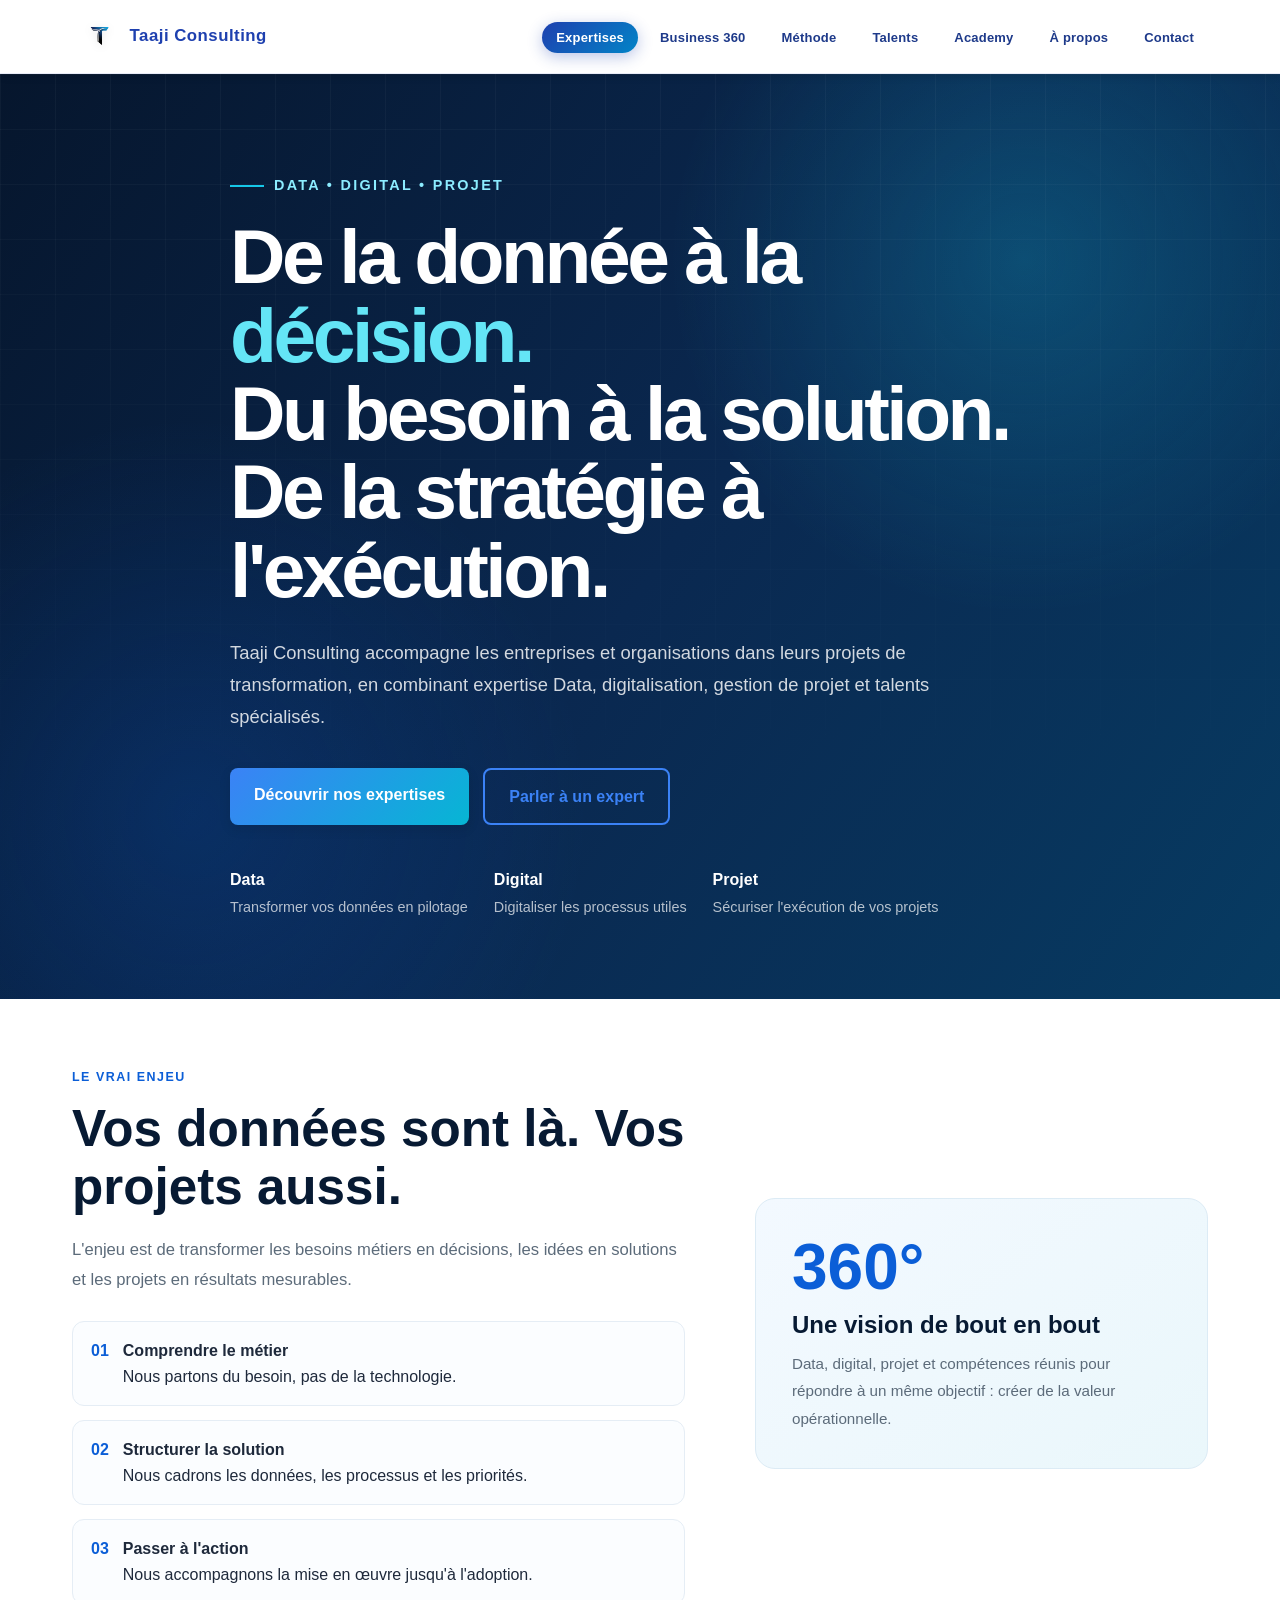
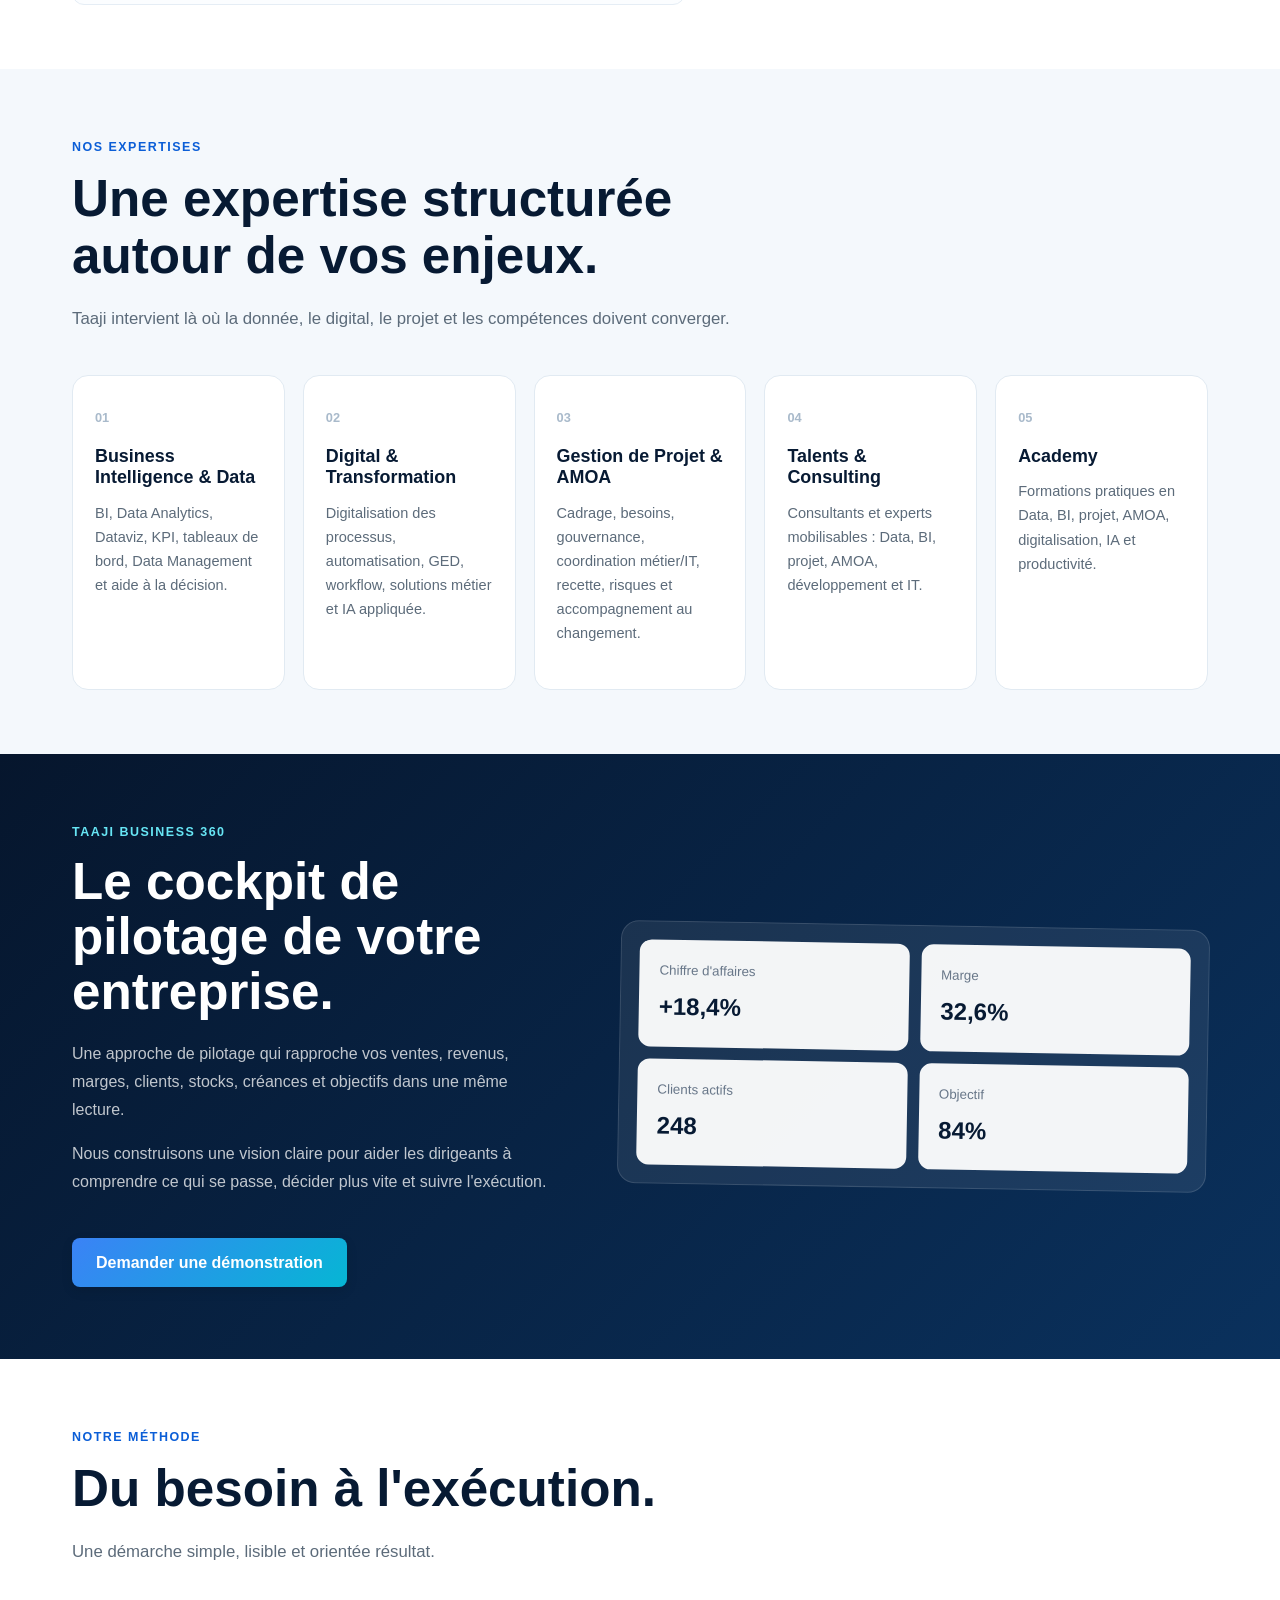
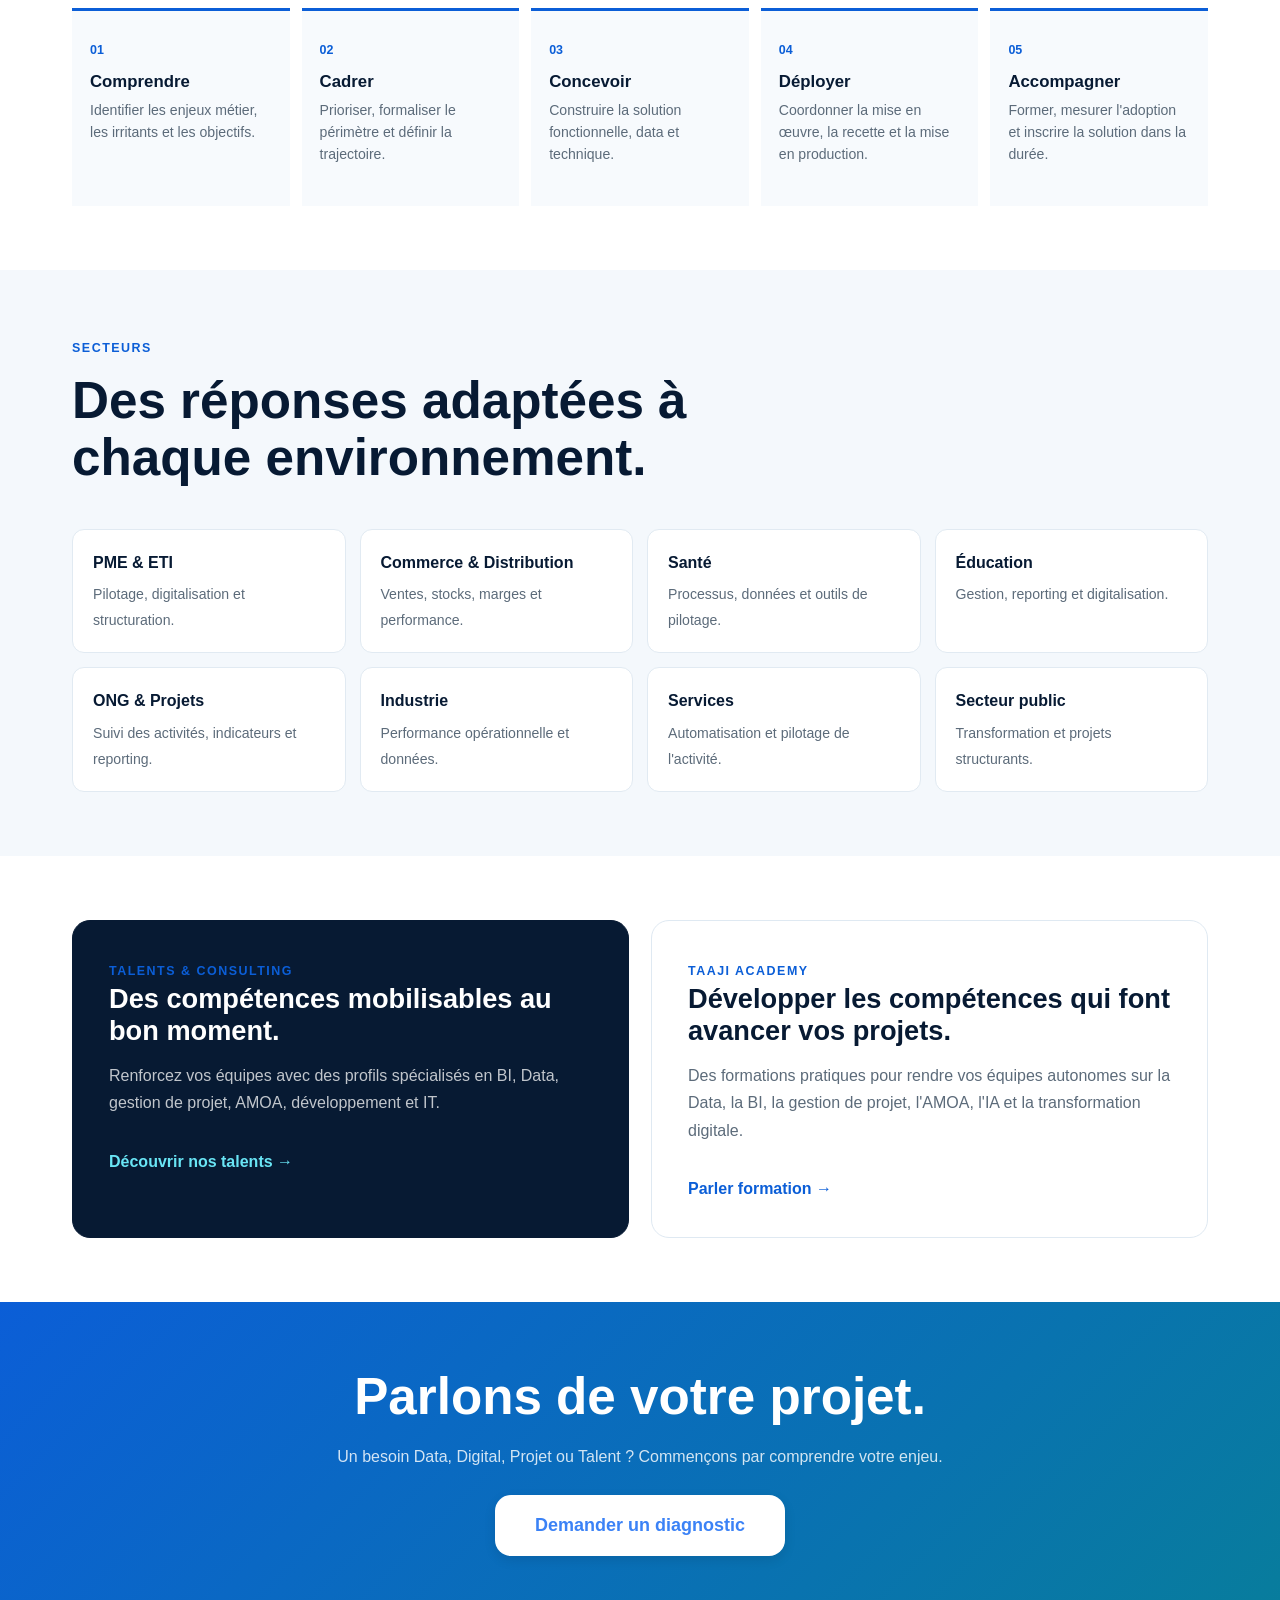
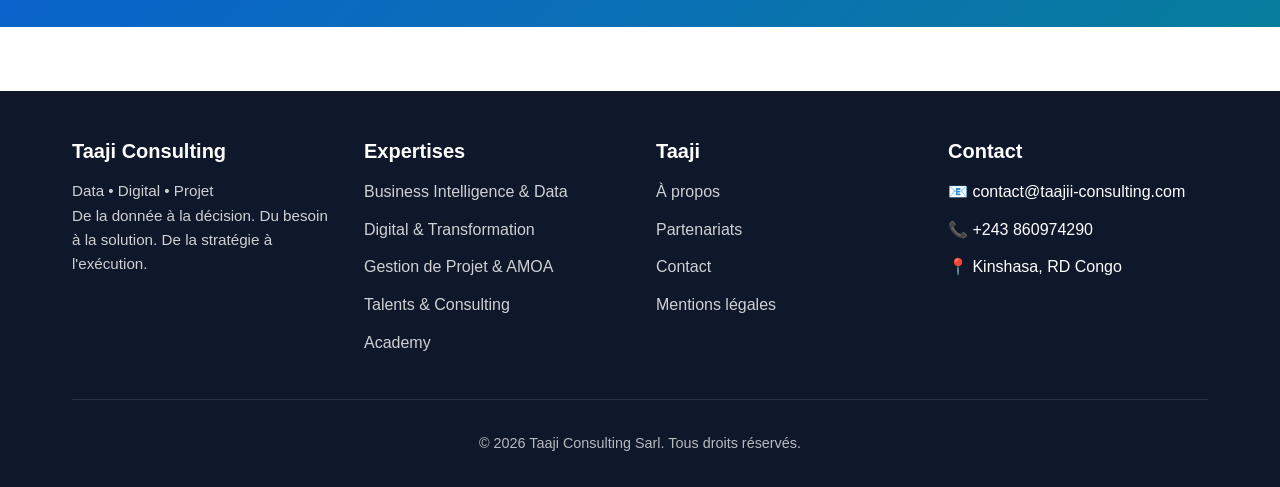
<file: index.html>
<!DOCTYPE html>
<html lang="fr">
<head>
  <meta charset="UTF-8">
  <meta name="viewport" content="width=device-width, initial-scale=1.0">
  <meta name="description" content="Taaji Consulting accompagne les entreprises et organisations dans leurs projets Data, Digital et de transformation, de la stratégie à l'exécution.">
  <meta name="keywords" content="Business Intelligence, Data, transformation digitale, gestion de projet, AMOA, consulting, RDC, Kinshasa, Taaji Consulting">
  <meta name="author" content="Taaji Consulting">
  <title>Taaji Consulting | Data • Digital • Projet</title>
  <link rel="stylesheet" href="css/style.css">
  <link rel="stylesheet" href="css/homepage-2.css">
</head>
<body>
  <header>
    <nav class="navbar">
      <div class="container">
        <div class="logo">
          <a href="index.html">
            <img src="images/Taji-logo-removebg-preview.png" alt="Taaji Consulting Logo" class="logo-img">
            <span class="logo-text">Taaji Consulting</span>
          </a>
        </div>
        <ul class="nav-links" id="primary-navigation">
          <li><a href="#expertises" class="active">Expertises</a></li>
          <li><a href="#business360">Business 360</a></li>
          <li><a href="#methodologie">Méthode</a></li>
          <li><a href="#talents">Talents</a></li>
          <li><a href="#academy">Academy</a></li>
          <li><a href="about.html">À propos</a></li>
          <li><a href="contact.html">Contact</a></li>
        </ul>
        <button class="mobile-menu-toggle" type="button" aria-label="Ouvrir le menu de navigation" aria-controls="primary-navigation" aria-expanded="false"><span></span><span></span><span></span></button>
      </div>
    </nav>
  </header>

  <main>
    <section class="hero-v2">
      <div class="container">
        <div class="hero-v2-content">
          <div class="hero-kicker">DATA • DIGITAL • PROJET</div>
          <h1>De la donnée à la <span>décision.</span><br>Du besoin à la solution.<br>De la stratégie à l'exécution.</h1>
          <p class="hero-v2-lead">Taaji Consulting accompagne les entreprises et organisations dans leurs projets de transformation, en combinant expertise Data, digitalisation, gestion de projet et talents spécialisés.</p>
          <div class="hero-v2-actions">
            <a href="#expertises" class="btn btn-primary">Découvrir nos expertises</a>
            <a href="contact.html" class="btn btn-secondary">Parler à un expert</a>
          </div>
          <div class="hero-proof">
            <div><strong>Data</strong>Transformer vos données en pilotage</div>
            <div><strong>Digital</strong>Digitaliser les processus utiles</div>
            <div><strong>Projet</strong>Sécuriser l'exécution de vos projets</div>
          </div>
        </div>
      </div>
    </section>

    <section class="tajii-intro section">
      <div class="container tajii-intro-grid">
        <div>
          <span class="tajii-eyebrow">Le vrai enjeu</span>
          <h2>Vos données sont là. Vos projets aussi.</h2>
          <p>L'enjeu est de transformer les besoins métiers en décisions, les idées en solutions et les projets en résultats mesurables.</p>
          <div class="tajii-intro-points">
            <div class="tajii-point"><span class="tajii-point-mark">01</span><div><strong>Comprendre le métier</strong><br>Nous partons du besoin, pas de la technologie.</div></div>
            <div class="tajii-point"><span class="tajii-point-mark">02</span><div><strong>Structurer la solution</strong><br>Nous cadrons les données, les processus et les priorités.</div></div>
            <div class="tajii-point"><span class="tajii-point-mark">03</span><div><strong>Passer à l'action</strong><br>Nous accompagnons la mise en œuvre jusqu'à l'adoption.</div></div>
          </div>
        </div>
        <div class="tajii-intro-panel">
          <div class="big-number">360°</div>
          <h3>Une vision de bout en bout</h3>
          <p>Data, digital, projet et compétences réunis pour répondre à un même objectif : créer de la valeur opérationnelle.</p>
        </div>
      </div>
    </section>

    <section id="expertises" class="tajii-expertises section">
      <div class="container">
        <div class="tajii-section-heading">
          <span class="tajii-eyebrow">Nos expertises</span>
          <h2>Une expertise structurée autour de vos enjeux.</h2>
          <p>Taaji intervient là où la donnée, le digital, le projet et les compétences doivent converger.</p>
        </div>
        <div class="expertise-grid">
          <article class="expertise-card"><span class="expertise-number">01</span><h3>Business Intelligence & Data</h3><p>BI, Data Analytics, Dataviz, KPI, tableaux de bord, Data Management et aide à la décision.</p></article>
          <article class="expertise-card"><span class="expertise-number">02</span><h3>Digital & Transformation</h3><p>Digitalisation des processus, automatisation, GED, workflow, solutions métier et IA appliquée.</p></article>
          <article class="expertise-card"><span class="expertise-number">03</span><h3>Gestion de Projet & AMOA</h3><p>Cadrage, besoins, gouvernance, coordination métier/IT, recette, risques et accompagnement au changement.</p></article>
          <article class="expertise-card"><span class="expertise-number">04</span><h3>Talents & Consulting</h3><p>Consultants et experts mobilisables : Data, BI, projet, AMOA, développement et IT.</p></article>
          <article class="expertise-card"><span class="expertise-number">05</span><h3>Academy</h3><p>Formations pratiques en Data, BI, projet, AMOA, digitalisation, IA et productivité.</p></article>
        </div>
      </div>
    </section>

    <section id="business360" class="business360 section">
      <div class="container business360-grid">
        <div>
          <span class="tajii-eyebrow">Taaji Business 360</span>
          <h2>Le cockpit de pilotage de votre entreprise.</h2>
          <p>Une approche de pilotage qui rapproche vos ventes, revenus, marges, clients, stocks, créances et objectifs dans une même lecture.</p>
          <p>Nous construisons une vision claire pour aider les dirigeants à comprendre ce qui se passe, décider plus vite et suivre l'exécution.</p>
          <a href="contact.html" class="btn btn-primary b360-cta">Demander une démonstration</a>
        </div>
        <div class="b360-dashboard" aria-label="Aperçu indicatif du cockpit Business 360">
          <div class="b360-tile"><small>Chiffre d'affaires</small><strong>+18,4%</strong></div>
          <div class="b360-tile"><small>Marge</small><strong>32,6%</strong></div>
          <div class="b360-tile"><small>Clients actifs</small><strong>248</strong></div>
          <div class="b360-tile"><small>Objectif</small><strong>84%</strong></div>
        </div>
      </div>
    </section>

    <section id="methodologie" class="methodology section">
      <div class="container">
        <div class="tajii-section-heading">
          <span class="tajii-eyebrow">Notre méthode</span>
          <h2>Du besoin à l'exécution.</h2>
          <p>Une démarche simple, lisible et orientée résultat.</p>
        </div>
        <div class="method-grid">
          <div class="method-step"><span>01</span><h3>Comprendre</h3><p>Identifier les enjeux métier, les irritants et les objectifs.</p></div>
          <div class="method-step"><span>02</span><h3>Cadrer</h3><p>Prioriser, formaliser le périmètre et définir la trajectoire.</p></div>
          <div class="method-step"><span>03</span><h3>Concevoir</h3><p>Construire la solution fonctionnelle, data et technique.</p></div>
          <div class="method-step"><span>04</span><h3>Déployer</h3><p>Coordonner la mise en œuvre, la recette et la mise en production.</p></div>
          <div class="method-step"><span>05</span><h3>Accompagner</h3><p>Former, mesurer l'adoption et inscrire la solution dans la durée.</p></div>
        </div>
      </div>
    </section>

    <section class="sectors-v2 section">
      <div class="container">
        <div class="tajii-section-heading">
          <span class="tajii-eyebrow">Secteurs</span>
          <h2>Des réponses adaptées à chaque environnement.</h2>
        </div>
        <div class="sector-list-v2">
          <div class="sector-pill"><strong>PME & ETI</strong><span>Pilotage, digitalisation et structuration.</span></div>
          <div class="sector-pill"><strong>Commerce & Distribution</strong><span>Ventes, stocks, marges et performance.</span></div>
          <div class="sector-pill"><strong>Santé</strong><span>Processus, données et outils de pilotage.</span></div>
          <div class="sector-pill"><strong>Éducation</strong><span>Gestion, reporting et digitalisation.</span></div>
          <div class="sector-pill"><strong>ONG & Projets</strong><span>Suivi des activités, indicateurs et reporting.</span></div>
          <div class="sector-pill"><strong>Industrie</strong><span>Performance opérationnelle et données.</span></div>
          <div class="sector-pill"><strong>Services</strong><span>Automatisation et pilotage de l'activité.</span></div>
          <div class="sector-pill"><strong>Secteur public</strong><span>Transformation et projets structurants.</span></div>
        </div>
      </div>
    </section>

    <section id="talents" class="talents-academy section">
      <div class="container">
        <div class="ta-grid">
          <article class="ta-card dark">
            <span class="tajii-eyebrow">Talents & Consulting</span>
            <h3>Des compétences mobilisables au bon moment.</h3>
            <p>Renforcez vos équipes avec des profils spécialisés en BI, Data, gestion de projet, AMOA, développement et IT.</p>
            <a href="recrutement.html" class="ta-link">Découvrir nos talents →</a>
          </article>
          <article id="academy" class="ta-card">
            <span class="tajii-eyebrow">Taaji Academy</span>
            <h3>Développer les compétences qui font avancer vos projets.</h3>
            <p>Des formations pratiques pour rendre vos équipes autonomes sur la Data, la BI, la gestion de projet, l'AMOA, l'IA et la transformation digitale.</p>
            <a href="contact.html" class="ta-link">Parler formation →</a>
          </article>
        </div>
      </div>
    </section>

    <section class="final-cta-v2 section">
      <div class="container">
        <h2>Parlons de votre projet.</h2>
        <p>Un besoin Data, Digital, Projet ou Talent ? Commençons par comprendre votre enjeu.</p>
        <a href="contact.html" class="btn btn-large btn-white">Demander un diagnostic</a>
      </div>
    </section>
  </main>

  <footer class="footer">
    <div class="container">
      <div class="footer-content">
        <div class="footer-section">
          <h3>Taaji Consulting</h3>
          <p>Data • Digital • Projet<br>De la donnée à la décision. Du besoin à la solution. De la stratégie à l'exécution.</p>
        </div>
        <div class="footer-section">
          <h3>Expertises</h3>
          <ul>
            <li><a href="#expertises">Business Intelligence & Data</a></li>
            <li><a href="#expertises">Digital & Transformation</a></li>
            <li><a href="#methodologie">Gestion de Projet & AMOA</a></li>
            <li><a href="#talents">Talents & Consulting</a></li>
            <li><a href="#academy">Academy</a></li>
          </ul>
        </div>
        <div class="footer-section">
          <h3>Taaji</h3>
          <ul>
            <li><a href="about.html">À propos</a></li>
            <li><a href="partenariats.html">Partenariats</a></li>
            <li><a href="contact.html">Contact</a></li>
            <li><a href="mentions-legales.html">Mentions légales</a></li>
          </ul>
        </div>
        <div class="footer-section">
          <h3>Contact</h3>
          <ul>
            <li>📧 contact@taajii-consulting.com</li>
            <li>📞 +243 860974290</li>
            <li>📍 Kinshasa, RD Congo</li>
          </ul>
        </div>
      </div>
      <div class="footer-bottom"><p>&copy; 2026 Taaji Consulting Sarl. Tous droits réservés.</p></div>
    </div>
  </footer>
  <script src="js/script.js"></script>
</body>
</html>
</file>
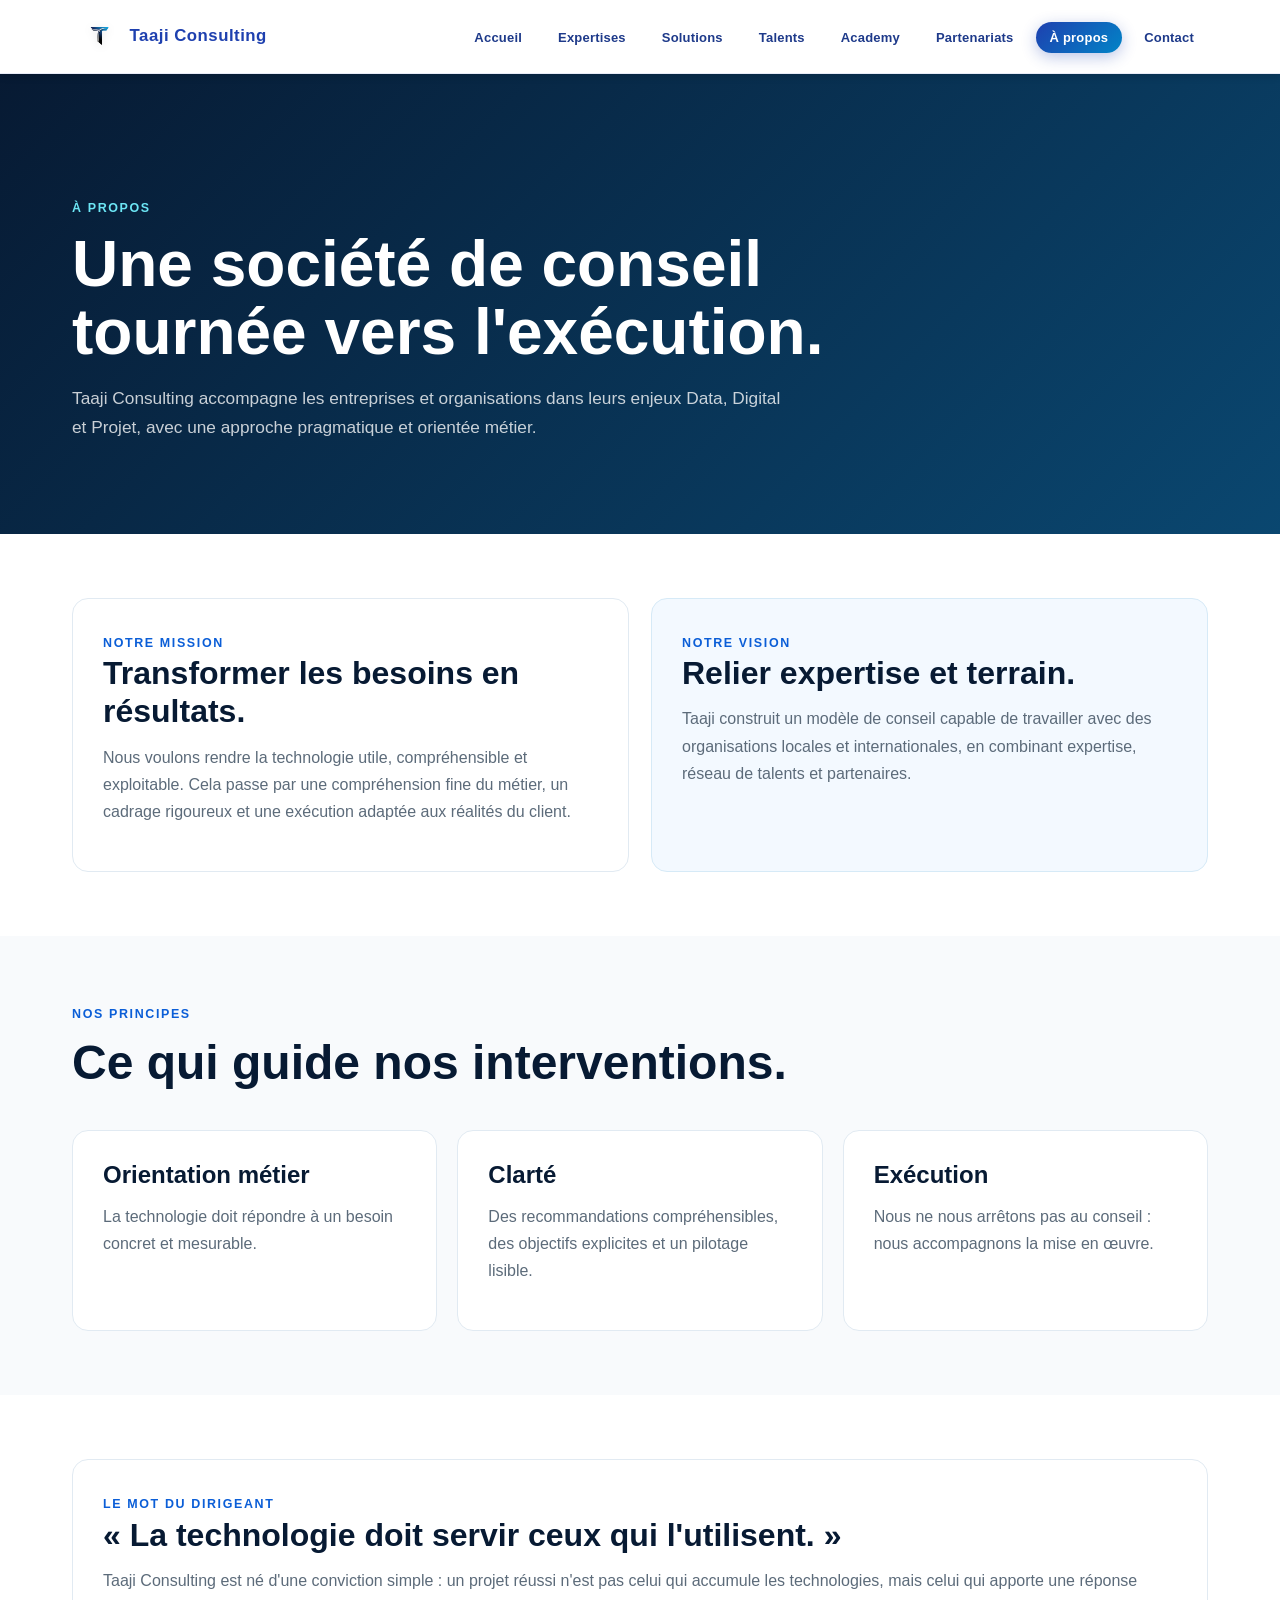
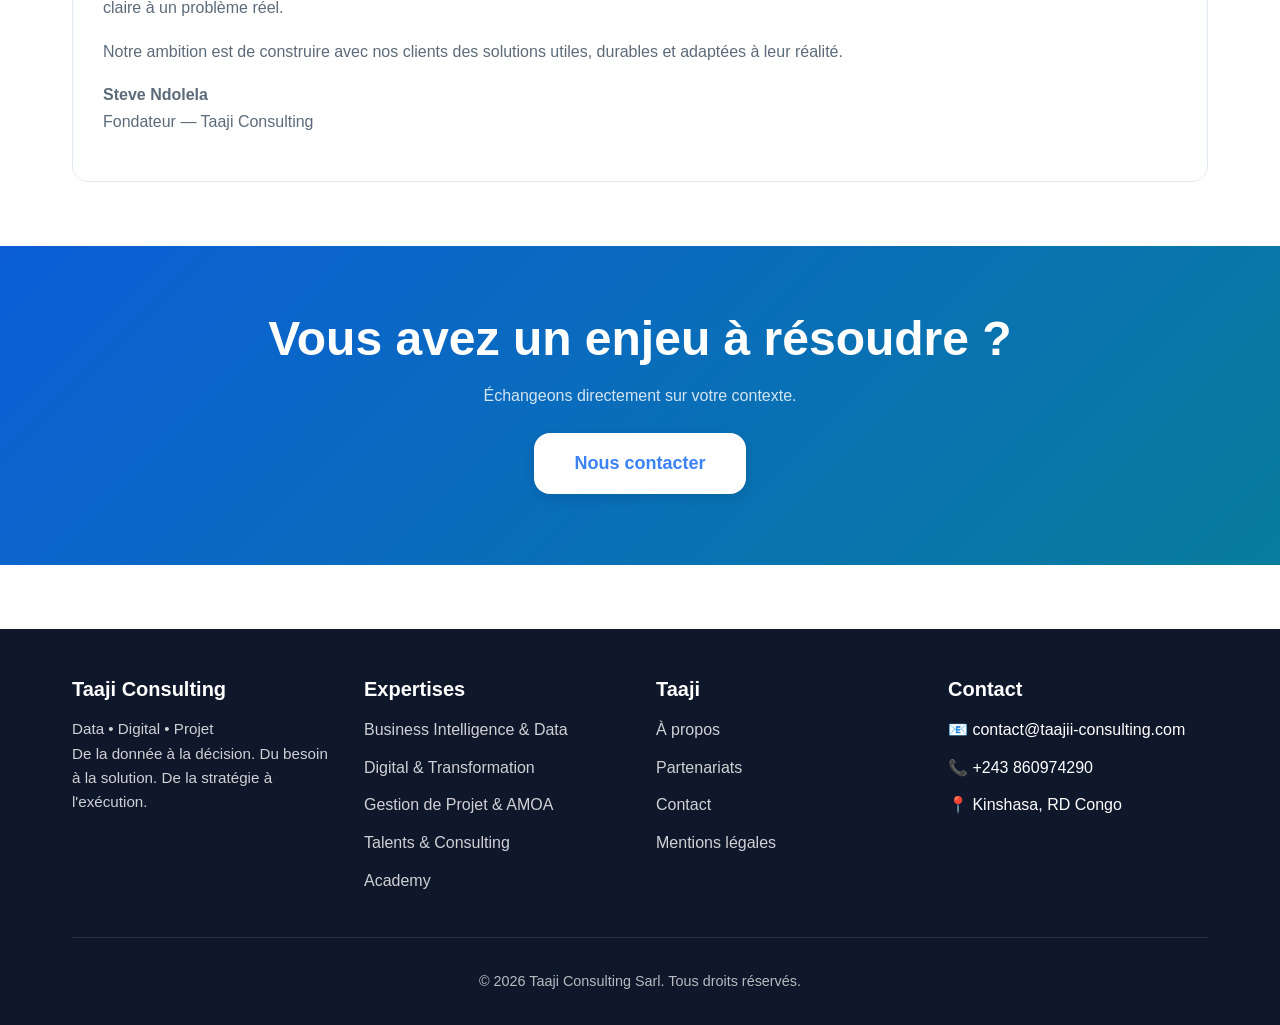
<file: about.html>
<!DOCTYPE html><html lang="fr"><head><meta charset="UTF-8"><meta name="viewport" content="width=device-width, initial-scale=1.0"><meta name="description" content="Découvrez le positionnement, la mission et les valeurs de Taaji Consulting."><title>À propos | Taaji Consulting</title><link rel="stylesheet" href="css/style.css"><link rel="stylesheet" href="css/internal-2.css"></head><body><header><nav class="navbar"><div class="container"><div class="logo"><a href="index.html"><img src="images/Taji-logo-removebg-preview.png" alt="Taaji Consulting Logo" class="logo-img"><span class="logo-text">Taaji Consulting</span></a></div><ul class="nav-links" id="primary-navigation"><li><a href="index.html">Accueil</a></li><li><a href="services.html" class="">Expertises</a></li><li><a href="solutions.html" class="">Solutions</a></li><li><a href="recrutement.html" class="">Talents</a></li><li><a href="index.html#academy">Academy</a></li><li><a href="partenariats.html" class="">Partenariats</a></li><li><a href="about.html" class="active">À propos</a></li><li><a href="contact.html" class="">Contact</a></li></ul><button class="mobile-menu-toggle" type="button" aria-label="Ouvrir le menu de navigation" aria-controls="primary-navigation" aria-expanded="false"><span></span><span></span><span></span></button></div></nav></header><main>
<section class="v2-page-header"><div class="container"><span class="eyebrow">À PROPOS</span><h1>Une société de conseil tournée vers l'exécution.</h1><p>Taaji Consulting accompagne les entreprises et organisations dans leurs enjeux Data, Digital et Projet, avec une approche pragmatique et orientée métier.</p></div></section>
<section class="section"><div class="container"><div class="v2-two"><article class="v2-card"><span class="eyebrow">Notre mission</span><h2>Transformer les besoins en résultats.</h2><p>Nous voulons rendre la technologie utile, compréhensible et exploitable. Cela passe par une compréhension fine du métier, un cadrage rigoureux et une exécution adaptée aux réalités du client.</p></article><article class="v2-card accent"><span class="eyebrow">Notre vision</span><h2>Relier expertise et terrain.</h2><p>Taaji construit un modèle de conseil capable de travailler avec des organisations locales et internationales, en combinant expertise, réseau de talents et partenaires.</p></article></div></div></section>
<section class="section bg-light"><div class="container"><div class="v2-section-head"><span class="eyebrow">Nos principes</span><h2>Ce qui guide nos interventions.</h2></div><div class="v2-grid"><article class="v2-card"><h3>Orientation métier</h3><p>La technologie doit répondre à un besoin concret et mesurable.</p></article><article class="v2-card"><h3>Clarté</h3><p>Des recommandations compréhensibles, des objectifs explicites et un pilotage lisible.</p></article><article class="v2-card"><h3>Exécution</h3><p>Nous ne nous arrêtons pas au conseil : nous accompagnons la mise en œuvre.</p></article></div></div></section>
<section class="section"><div class="container"><div class="v2-card"><span class="eyebrow">Le mot du dirigeant</span><h2>« La technologie doit servir ceux qui l'utilisent. »</h2><p>Taaji Consulting est né d'une conviction simple : un projet réussi n'est pas celui qui accumule les technologies, mais celui qui apporte une réponse claire à un problème réel.</p><p>Notre ambition est de construire avec nos clients des solutions utiles, durables et adaptées à leur réalité.</p><p><strong>Steve Ndolela</strong><br>Fondateur — Taaji Consulting</p></div></div></section>
<section class="v2-cta section"><div class="container"><h2>Vous avez un enjeu à résoudre ?</h2><p>Échangeons directement sur votre contexte.</p><a href="contact.html" class="btn btn-large btn-white">Nous contacter</a></div></section></main><footer class="footer"><div class="container"><div class="footer-content"><div class="footer-section"><h3>Taaji Consulting</h3><p>Data • Digital • Projet<br>De la donnée à la décision. Du besoin à la solution. De la stratégie à l'exécution.</p></div><div class="footer-section"><h3>Expertises</h3><ul><li><a href="services.html">Business Intelligence & Data</a></li><li><a href="services.html">Digital & Transformation</a></li><li><a href="services.html">Gestion de Projet & AMOA</a></li><li><a href="recrutement.html">Talents & Consulting</a></li><li><a href="index.html#academy">Academy</a></li></ul></div><div class="footer-section"><h3>Taaji</h3><ul><li><a href="about.html">À propos</a></li><li><a href="partenariats.html">Partenariats</a></li><li><a href="contact.html">Contact</a></li><li><a href="mentions-legales.html">Mentions légales</a></li></ul></div><div class="footer-section"><h3>Contact</h3><ul><li>📧 contact@taajii-consulting.com</li><li>📞 +243 860974290</li><li>📍 Kinshasa, RD Congo</li></ul></div></div><div class="footer-bottom"><p>&copy; 2026 Taaji Consulting Sarl. Tous droits réservés.</p></div></div></footer><script src="js/script.js"></script></body></html>
</file>
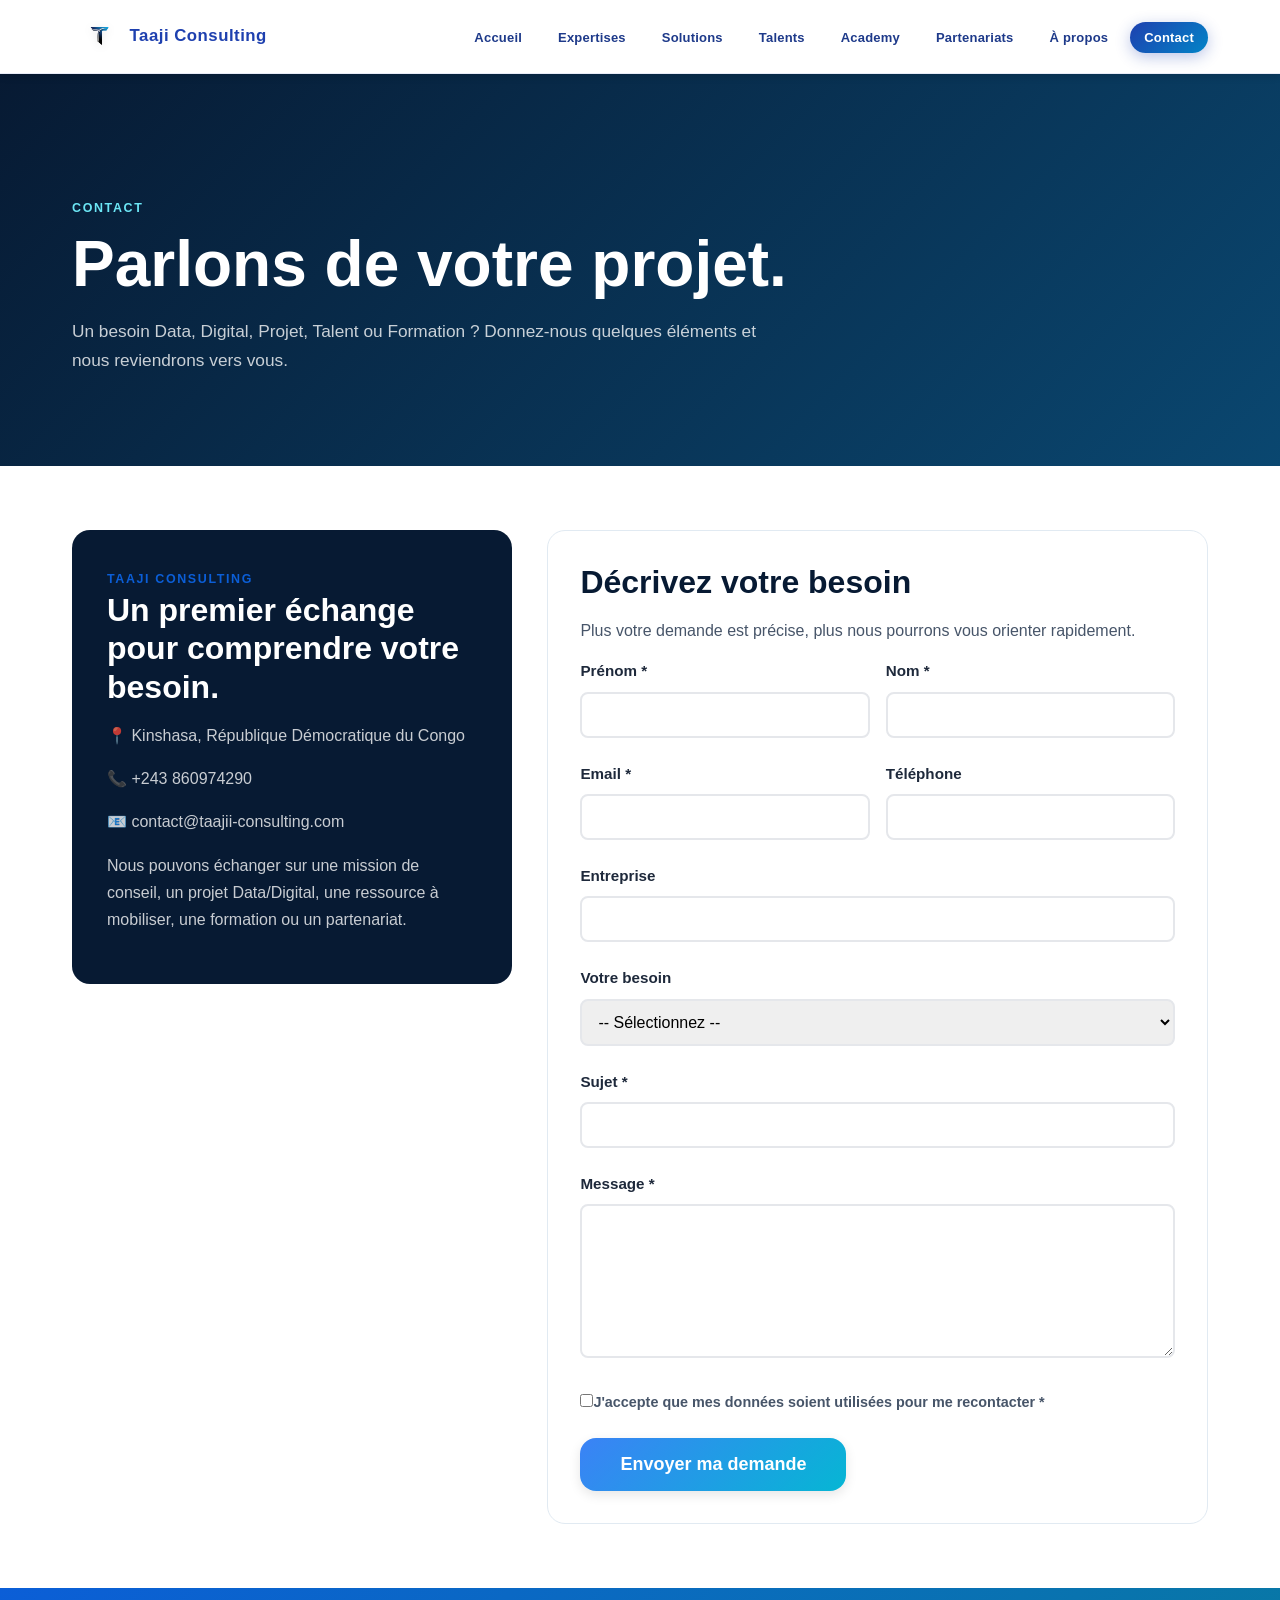
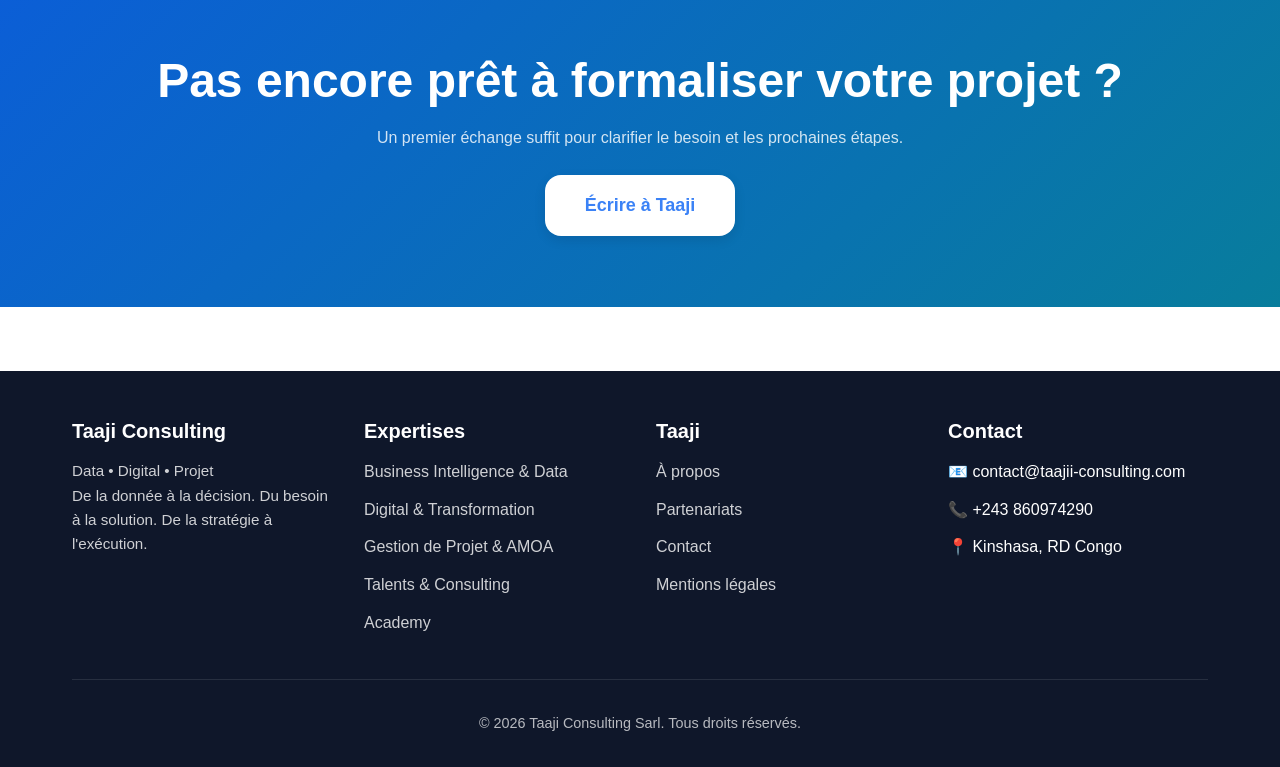
<file: contact.html>
<!DOCTYPE html><html lang="fr"><head><meta charset="UTF-8"><meta name="viewport" content="width=device-width, initial-scale=1.0"><meta name="description" content="Contactez Taaji Consulting pour un projet Data, Digital, Projet, Talent ou formation."><title>Contact | Taaji Consulting</title><link rel="stylesheet" href="css/style.css"><link rel="stylesheet" href="css/internal-2.css"></head><body><header><nav class="navbar"><div class="container"><div class="logo"><a href="index.html"><img src="images/Taji-logo-removebg-preview.png" alt="Taaji Consulting Logo" class="logo-img"><span class="logo-text">Taaji Consulting</span></a></div><ul class="nav-links" id="primary-navigation"><li><a href="index.html">Accueil</a></li><li><a href="services.html" class="">Expertises</a></li><li><a href="solutions.html" class="">Solutions</a></li><li><a href="recrutement.html" class="">Talents</a></li><li><a href="index.html#academy">Academy</a></li><li><a href="partenariats.html" class="">Partenariats</a></li><li><a href="about.html" class="">À propos</a></li><li><a href="contact.html" class="active">Contact</a></li></ul><button class="mobile-menu-toggle" type="button" aria-label="Ouvrir le menu de navigation" aria-controls="primary-navigation" aria-expanded="false"><span></span><span></span><span></span></button></div></nav></header><main>
<section class="v2-page-header"><div class="container"><span class="eyebrow">CONTACT</span><h1>Parlons de votre projet.</h1><p>Un besoin Data, Digital, Projet, Talent ou Formation ? Donnez-nous quelques éléments et nous reviendrons vers vous.</p></div></section>
<section class="section"><div class="container v2-contact-grid"><aside class="v2-contact-box"><span class="eyebrow">Taaji Consulting</span><h2>Un premier échange pour comprendre votre besoin.</h2><ul><li>📍 Kinshasa, République Démocratique du Congo</li><li>📞 +243 860974290</li><li>📧 contact@taajii-consulting.com</li></ul><p>Nous pouvons échanger sur une mission de conseil, un projet Data/Digital, une ressource à mobiliser, une formation ou un partenariat.</p></aside>
<div class="v2-form-box"><h2>Décrivez votre besoin</h2><p>Plus votre demande est précise, plus nous pourrons vous orienter rapidement.</p><form id="contactForm" class="contact-form" method="POST" action="https://formspree.io/f/mrelnqqv">
<div class="form-row"><div class="form-group"><label for="firstName">Prénom *</label><input type="text" id="firstName" name="firstName" required></div><div class="form-group"><label for="lastName">Nom *</label><input type="text" id="lastName" name="lastName" required></div></div>
<div class="form-row"><div class="form-group"><label for="email">Email *</label><input type="email" id="email" name="email" required></div><div class="form-group"><label for="phone">Téléphone</label><input type="tel" id="phone" name="phone"></div></div>
<div class="form-group"><label for="company">Entreprise</label><input type="text" id="company" name="company"></div>
<div class="form-group"><label for="service">Votre besoin</label><select id="service" name="service"><option value="">-- Sélectionnez --</option><option value="data">Business Intelligence & Data</option><option value="digital">Digital & Transformation</option><option value="project">Gestion de Projet & AMOA</option><option value="talents">Talents & Consulting</option><option value="academy">Academy / Formation</option><option value="solution">Solution / Intégration</option><option value="partnership">Partenariat</option><option value="other">Autre</option></select></div>
<div class="form-group"><label for="subject">Sujet *</label><input type="text" id="subject" name="subject" required></div>
<div class="form-group"><label for="message">Message *</label><textarea id="message" name="message" rows="7" required></textarea></div>
<div class="form-group"><label class="checkbox-label"><input type="checkbox" id="consent" name="consent" required><span>J'accepte que mes données soient utilisées pour me recontacter *</span></label></div>
<input type="hidden" name="_subject" value="Nouveau contact — Taaji Consulting 2.0"><input type="hidden" name="_captcha" value="false"><input type="hidden" name="_next" value="merci.html"><input type="text" name="_gotcha" style="display:none" tabindex="-1" autocomplete="off">
<button type="submit" class="btn btn-primary btn-large">Envoyer ma demande</button></form><div id="formMessage" class="form-message" role="status" aria-live="polite" style="display:none"></div></div></div></section>
<section class="v2-cta section"><div class="container"><h2>Pas encore prêt à formaliser votre projet ?</h2><p>Un premier échange suffit pour clarifier le besoin et les prochaines étapes.</p><a href="mailto:contact@taajii-consulting.com" class="btn btn-large btn-white">Écrire à Taaji</a></div></section></main><footer class="footer"><div class="container"><div class="footer-content"><div class="footer-section"><h3>Taaji Consulting</h3><p>Data • Digital • Projet<br>De la donnée à la décision. Du besoin à la solution. De la stratégie à l'exécution.</p></div><div class="footer-section"><h3>Expertises</h3><ul><li><a href="services.html">Business Intelligence & Data</a></li><li><a href="services.html">Digital & Transformation</a></li><li><a href="services.html">Gestion de Projet & AMOA</a></li><li><a href="recrutement.html">Talents & Consulting</a></li><li><a href="index.html#academy">Academy</a></li></ul></div><div class="footer-section"><h3>Taaji</h3><ul><li><a href="about.html">À propos</a></li><li><a href="partenariats.html">Partenariats</a></li><li><a href="contact.html">Contact</a></li><li><a href="mentions-legales.html">Mentions légales</a></li></ul></div><div class="footer-section"><h3>Contact</h3><ul><li>📧 contact@taajii-consulting.com</li><li>📞 +243 860974290</li><li>📍 Kinshasa, RD Congo</li></ul></div></div><div class="footer-bottom"><p>&copy; 2026 Taaji Consulting Sarl. Tous droits réservés.</p></div></div></footer><script src="js/script.js"></script></body></html>
</file>
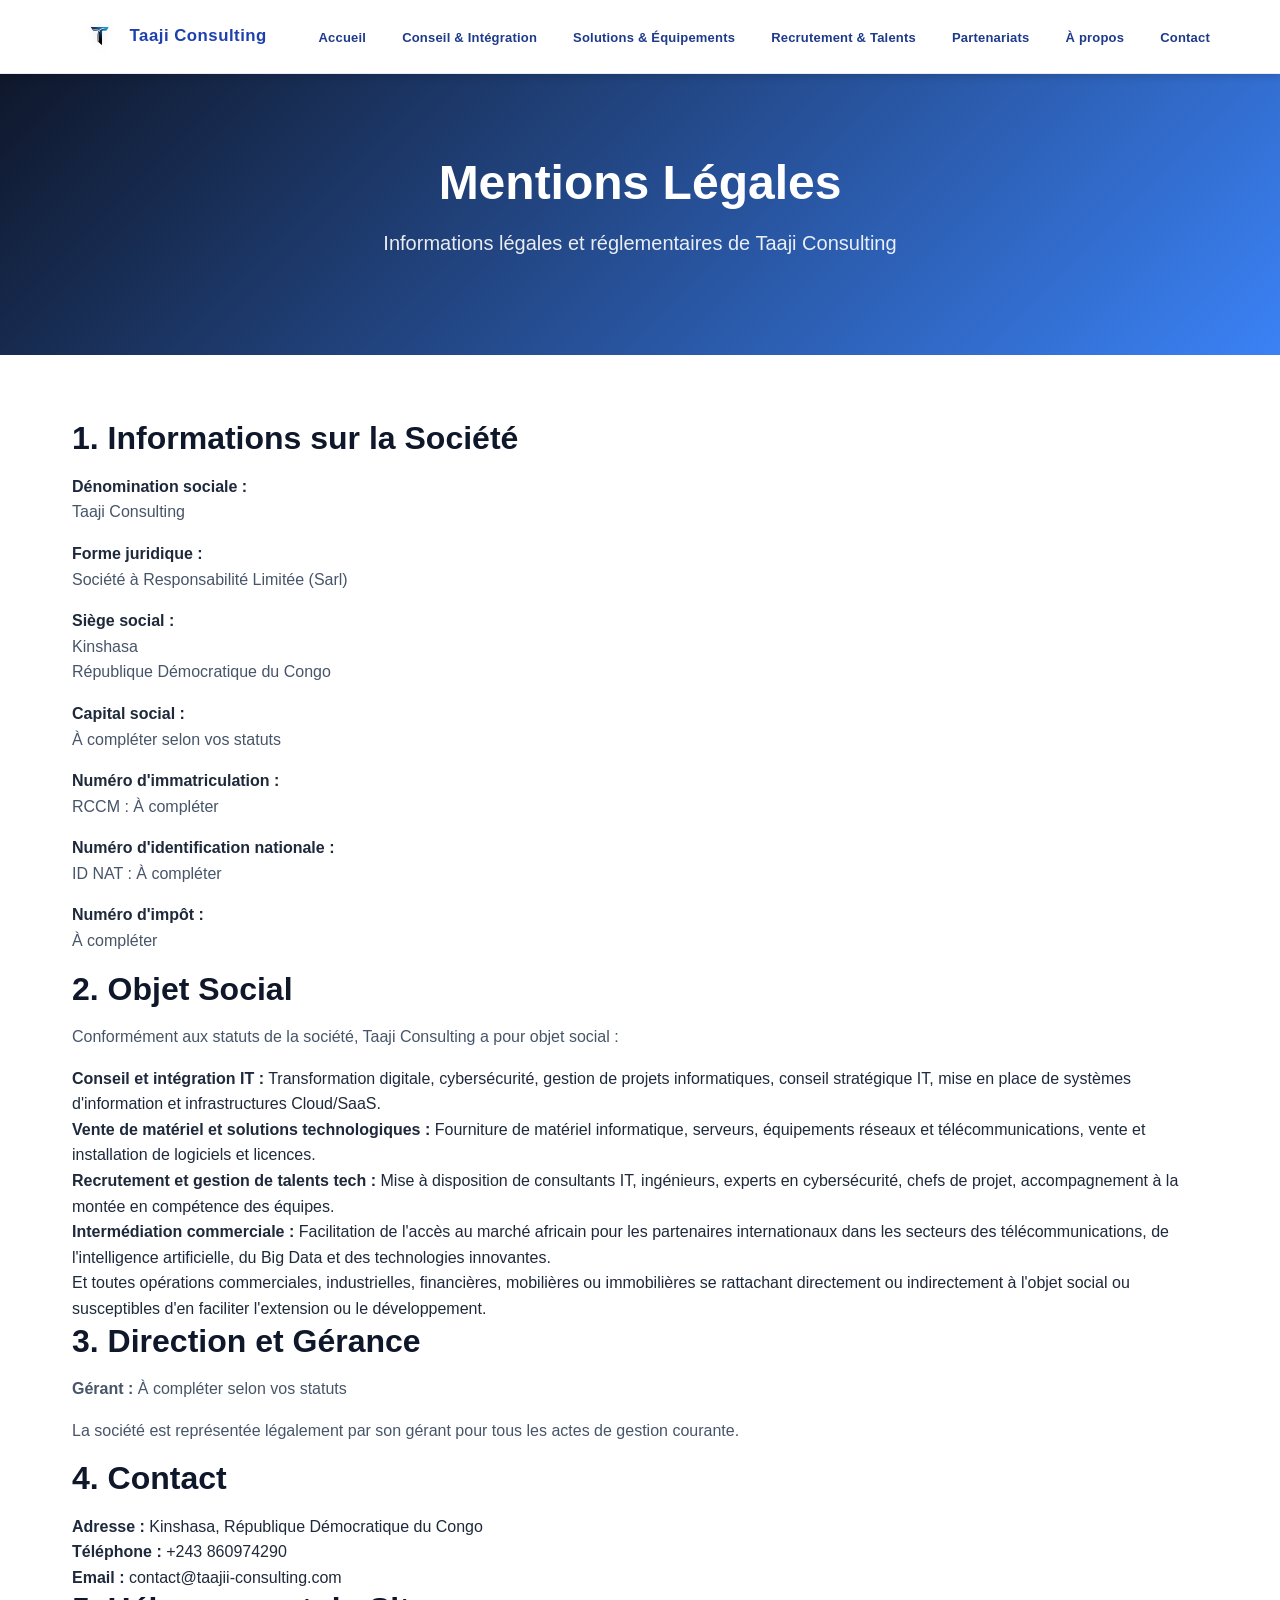
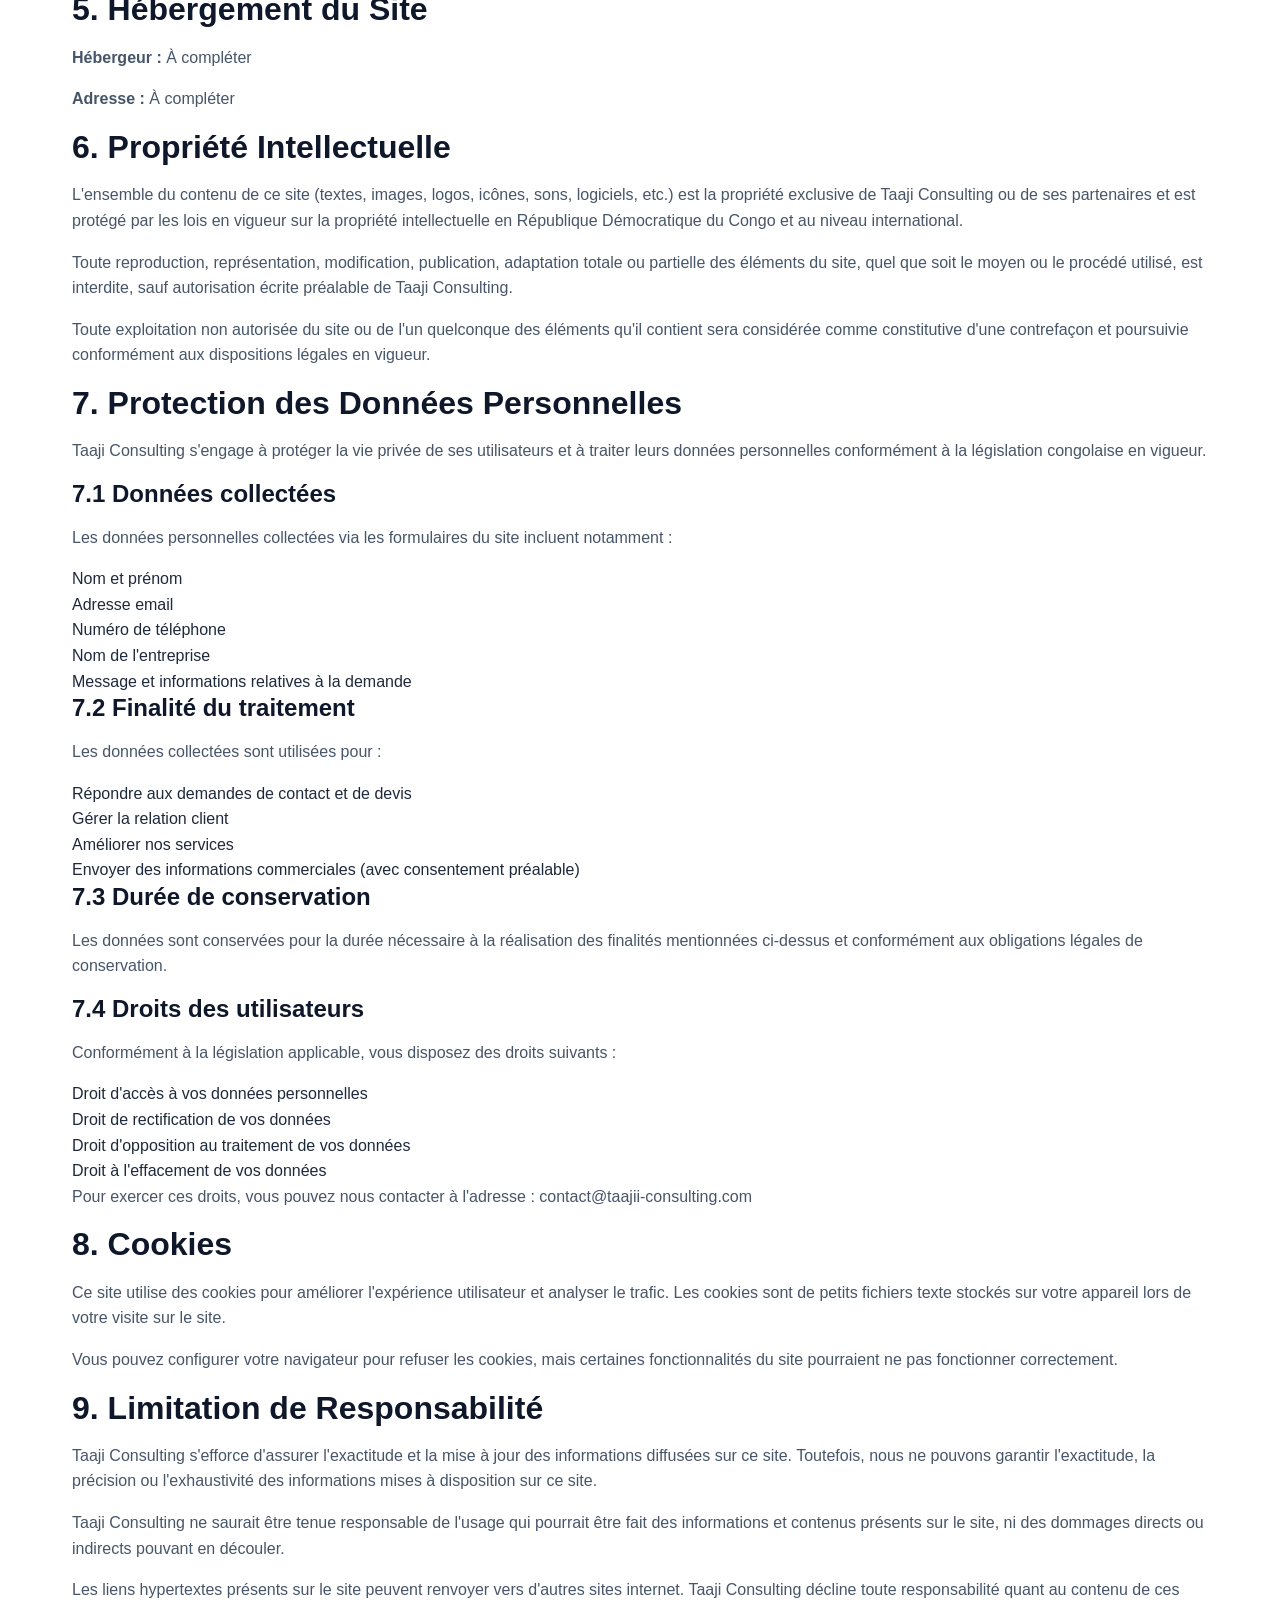
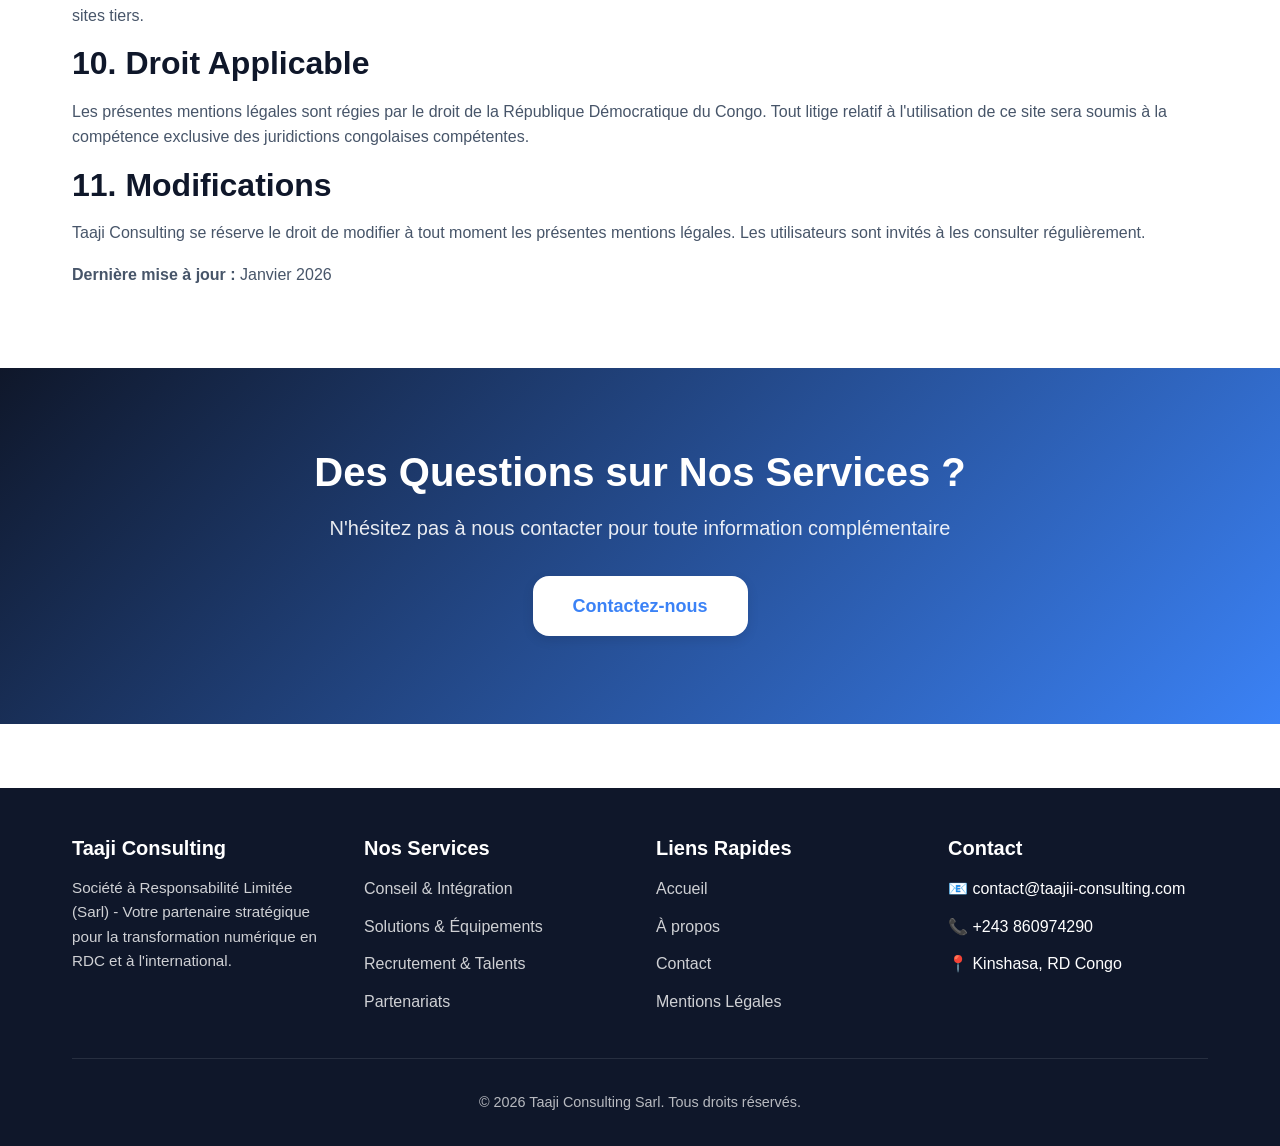
<file: mentions-legales.html>
<!DOCTYPE html>
<html lang="fr">
<head>
    <meta charset="UTF-8">
    <meta name="viewport" content="width=device-width, initial-scale=1.0">
    <meta name="description" content="Mentions légales de Taaji Consulting Sarl">
    <title>Mentions Légales - Taaji Consulting</title>
    <link rel="stylesheet" href="css/style.css">
</head>
<body>
    <header>
        <nav class="navbar">
            <div class="container">
                <div class="logo">
                    <a href="index.html">
                        <img src="images/Taji-logo-removebg-preview.png" alt="Taaji Consulting Logo" class="logo-img">
                        <span class="logo-text">Taaji Consulting</span>
                    </a>
                </div>
                <ul class="nav-links" id="primary-navigation">
                    <li><a href="index.html">Accueil</a></li>
                    <li><a href="services.html">Conseil & Intégration</a></li>
                    <li><a href="solutions.html">Solutions & Équipements</a></li>
                    <li><a href="recrutement.html">Recrutement & Talents</a></li>
                    <li><a href="partenariats.html">Partenariats</a></li>
                    <li><a href="about.html">À propos</a></li>
                    <li><a href="contact.html">Contact</a></li>
                </ul>
                <button class="mobile-menu-toggle" type="button" aria-label="Ouvrir le menu de navigation" aria-controls="primary-navigation" aria-expanded="false"><span></span><span></span><span></span></button>
            </div>
        </nav>
    </header>

    <main>
        <!-- Page Header -->
        <section class="page-header">
            <div class="container">
                <h1>Mentions Légales</h1>
                <p>Informations légales et réglementaires de Taaji Consulting</p>
            </div>
        </section>

        <!-- Legal Content -->
        <section class="legal-content-section section">
            <div class="container">
                <div class="legal-document">
                    
                    <div class="legal-section">
                        <h2>1. Informations sur la Société</h2>
                        <div class="legal-info-grid">
                            <div class="info-item">
                                <strong>Dénomination sociale :</strong>
                                <p>Taaji Consulting</p>
                            </div>
                            <div class="info-item">
                                <strong>Forme juridique :</strong>
                                <p>Société à Responsabilité Limitée (Sarl)</p>
                            </div>
                            <div class="info-item">
                                <strong>Siège social :</strong>
                                <p>Kinshasa<br>République Démocratique du Congo</p>
                            </div>
                            <div class="info-item">
                                <strong>Capital social :</strong>
                                <p>À compléter selon vos statuts</p>
                            </div>
                            <div class="info-item">
                                <strong>Numéro d'immatriculation :</strong>
                                <p>RCCM : À compléter</p>
                            </div>
                            <div class="info-item">
                                <strong>Numéro d'identification nationale :</strong>
                                <p>ID NAT : À compléter</p>
                            </div>
                            <div class="info-item">
                                <strong>Numéro d'impôt :</strong>
                                <p>À compléter</p>
                            </div>
                        </div>
                    </div>

                    <div class="legal-section">
                        <h2>2. Objet Social</h2>
                        <p>Conformément aux statuts de la société, Taaji Consulting a pour objet social :</p>
                        <ul>
                            <li><strong>Conseil et intégration IT :</strong> Transformation digitale, cybersécurité, gestion de projets informatiques, conseil stratégique IT, mise en place de systèmes d'information et infrastructures Cloud/SaaS.</li>
                            <li><strong>Vente de matériel et solutions technologiques :</strong> Fourniture de matériel informatique, serveurs, équipements réseaux et télécommunications, vente et installation de logiciels et licences.</li>
                            <li><strong>Recrutement et gestion de talents tech :</strong> Mise à disposition de consultants IT, ingénieurs, experts en cybersécurité, chefs de projet, accompagnement à la montée en compétence des équipes.</li>
                            <li><strong>Intermédiation commerciale :</strong> Facilitation de l'accès au marché africain pour les partenaires internationaux dans les secteurs des télécommunications, de l'intelligence artificielle, du Big Data et des technologies innovantes.</li>
                            <li>Et toutes opérations commerciales, industrielles, financières, mobilières ou immobilières se rattachant directement ou indirectement à l'objet social ou susceptibles d'en faciliter l'extension ou le développement.</li>
                        </ul>
                    </div>

                    <div class="legal-section">
                        <h2>3. Direction et Gérance</h2>
                        <p><strong>Gérant :</strong> À compléter selon vos statuts</p>
                        <p>La société est représentée légalement par son gérant pour tous les actes de gestion courante.</p>
                    </div>

                    <div class="legal-section">
                        <h2>4. Contact</h2>
                        <ul>
                            <li><strong>Adresse :</strong> Kinshasa, République Démocratique du Congo</li>
                            <li><strong>Téléphone :</strong> +243 860974290</li>
                            <li><strong>Email :</strong> contact@taajii-consulting.com</li>
                        </ul>
                    </div>

                    <div class="legal-section">
                        <h2>5. Hébergement du Site</h2>
                        <p><strong>Hébergeur :</strong> À compléter</p>
                        <p><strong>Adresse :</strong> À compléter</p>
                    </div>

                    <div class="legal-section">
                        <h2>6. Propriété Intellectuelle</h2>
                        <p>L'ensemble du contenu de ce site (textes, images, logos, icônes, sons, logiciels, etc.) est la propriété exclusive de Taaji Consulting ou de ses partenaires et est protégé par les lois en vigueur sur la propriété intellectuelle en République Démocratique du Congo et au niveau international.</p>
                        <p>Toute reproduction, représentation, modification, publication, adaptation totale ou partielle des éléments du site, quel que soit le moyen ou le procédé utilisé, est interdite, sauf autorisation écrite préalable de Taaji Consulting.</p>
                        <p>Toute exploitation non autorisée du site ou de l'un quelconque des éléments qu'il contient sera considérée comme constitutive d'une contrefaçon et poursuivie conformément aux dispositions légales en vigueur.</p>
                    </div>

                    <div class="legal-section">
                        <h2>7. Protection des Données Personnelles</h2>
                        <p>Taaji Consulting s'engage à protéger la vie privée de ses utilisateurs et à traiter leurs données personnelles conformément à la législation congolaise en vigueur.</p>
                        
                        <h3>7.1 Données collectées</h3>
                        <p>Les données personnelles collectées via les formulaires du site incluent notamment :</p>
                        <ul>
                            <li>Nom et prénom</li>
                            <li>Adresse email</li>
                            <li>Numéro de téléphone</li>
                            <li>Nom de l'entreprise</li>
                            <li>Message et informations relatives à la demande</li>
                        </ul>

                        <h3>7.2 Finalité du traitement</h3>
                        <p>Les données collectées sont utilisées pour :</p>
                        <ul>
                            <li>Répondre aux demandes de contact et de devis</li>
                            <li>Gérer la relation client</li>
                            <li>Améliorer nos services</li>
                            <li>Envoyer des informations commerciales (avec consentement préalable)</li>
                        </ul>

                        <h3>7.3 Durée de conservation</h3>
                        <p>Les données sont conservées pour la durée nécessaire à la réalisation des finalités mentionnées ci-dessus et conformément aux obligations légales de conservation.</p>

                        <h3>7.4 Droits des utilisateurs</h3>
                        <p>Conformément à la législation applicable, vous disposez des droits suivants :</p>
                        <ul>
                            <li>Droit d'accès à vos données personnelles</li>
                            <li>Droit de rectification de vos données</li>
                            <li>Droit d'opposition au traitement de vos données</li>
                            <li>Droit à l'effacement de vos données</li>
                        </ul>
                        <p>Pour exercer ces droits, vous pouvez nous contacter à l'adresse : contact@taajii-consulting.com</p>
                    </div>

                    <div class="legal-section">
                        <h2>8. Cookies</h2>
                        <p>Ce site utilise des cookies pour améliorer l'expérience utilisateur et analyser le trafic. Les cookies sont de petits fichiers texte stockés sur votre appareil lors de votre visite sur le site.</p>
                        <p>Vous pouvez configurer votre navigateur pour refuser les cookies, mais certaines fonctionnalités du site pourraient ne pas fonctionner correctement.</p>
                    </div>

                    <div class="legal-section">
                        <h2>9. Limitation de Responsabilité</h2>
                        <p>Taaji Consulting s'efforce d'assurer l'exactitude et la mise à jour des informations diffusées sur ce site. Toutefois, nous ne pouvons garantir l'exactitude, la précision ou l'exhaustivité des informations mises à disposition sur ce site.</p>
                        <p>Taaji Consulting ne saurait être tenue responsable de l'usage qui pourrait être fait des informations et contenus présents sur le site, ni des dommages directs ou indirects pouvant en découler.</p>
                        <p>Les liens hypertextes présents sur le site peuvent renvoyer vers d'autres sites internet. Taaji Consulting décline toute responsabilité quant au contenu de ces sites tiers.</p>
                    </div>

                    <div class="legal-section">
                        <h2>10. Droit Applicable</h2>
                        <p>Les présentes mentions légales sont régies par le droit de la République Démocratique du Congo. Tout litige relatif à l'utilisation de ce site sera soumis à la compétence exclusive des juridictions congolaises compétentes.</p>
                    </div>

                    <div class="legal-section">
                        <h2>11. Modifications</h2>
                        <p>Taaji Consulting se réserve le droit de modifier à tout moment les présentes mentions légales. Les utilisateurs sont invités à les consulter régulièrement.</p>
                        <p><strong>Dernière mise à jour :</strong> Janvier 2026</p>
                    </div>

                </div>
            </div>
        </section>

        <!-- CTA Section -->
        <section class="cta-section section">
            <div class="container">
                <div class="cta-content">
                    <h2>Des Questions sur Nos Services ?</h2>
                    <p>N'hésitez pas à nous contacter pour toute information complémentaire</p>
                    <a href="contact.html" class="btn btn-large btn-white">Contactez-nous</a>
                </div>
            </div>
        </section>
    </main>

    <footer class="footer">
        <div class="container">
            <div class="footer-content">
                <div class="footer-section">
                    <h3>Taaji Consulting</h3>
                    <p>Société à Responsabilité Limitée (Sarl) - Votre partenaire stratégique pour la transformation numérique en RDC et à l'international.</p>
                </div>
                <div class="footer-section">
                    <h3>Nos Services</h3>
                    <ul>
                        <li><a href="services.html">Conseil & Intégration</a></li>
                        <li><a href="solutions.html">Solutions & Équipements</a></li>
                        <li><a href="recrutement.html">Recrutement & Talents</a></li>
                        <li><a href="partenariats.html">Partenariats</a></li>
                    </ul>
                </div>
                <div class="footer-section">
                    <h3>Liens Rapides</h3>
                    <ul>
                        <li><a href="index.html">Accueil</a></li>
                        <li><a href="about.html">À propos</a></li>
                        <li><a href="contact.html">Contact</a></li>
                        <li><a href="mentions-legales.html">Mentions Légales</a></li>
                    </ul>
                </div>
                <div class="footer-section">
                    <h3>Contact</h3>
                    <ul>
                        <li>📧 contact@taajii-consulting.com</li>
                        <li>📞 +243 860974290</li>
                        <li>📍 Kinshasa, RD Congo</li>
                    </ul>
                </div>
            </div>
            <div class="footer-bottom">
                <p>&copy; 2026 Taaji Consulting Sarl. Tous droits réservés.</p>
            </div>
        </div>
    </footer>

    <script src="js/script.js"></script>
</body>
</html>
</file>
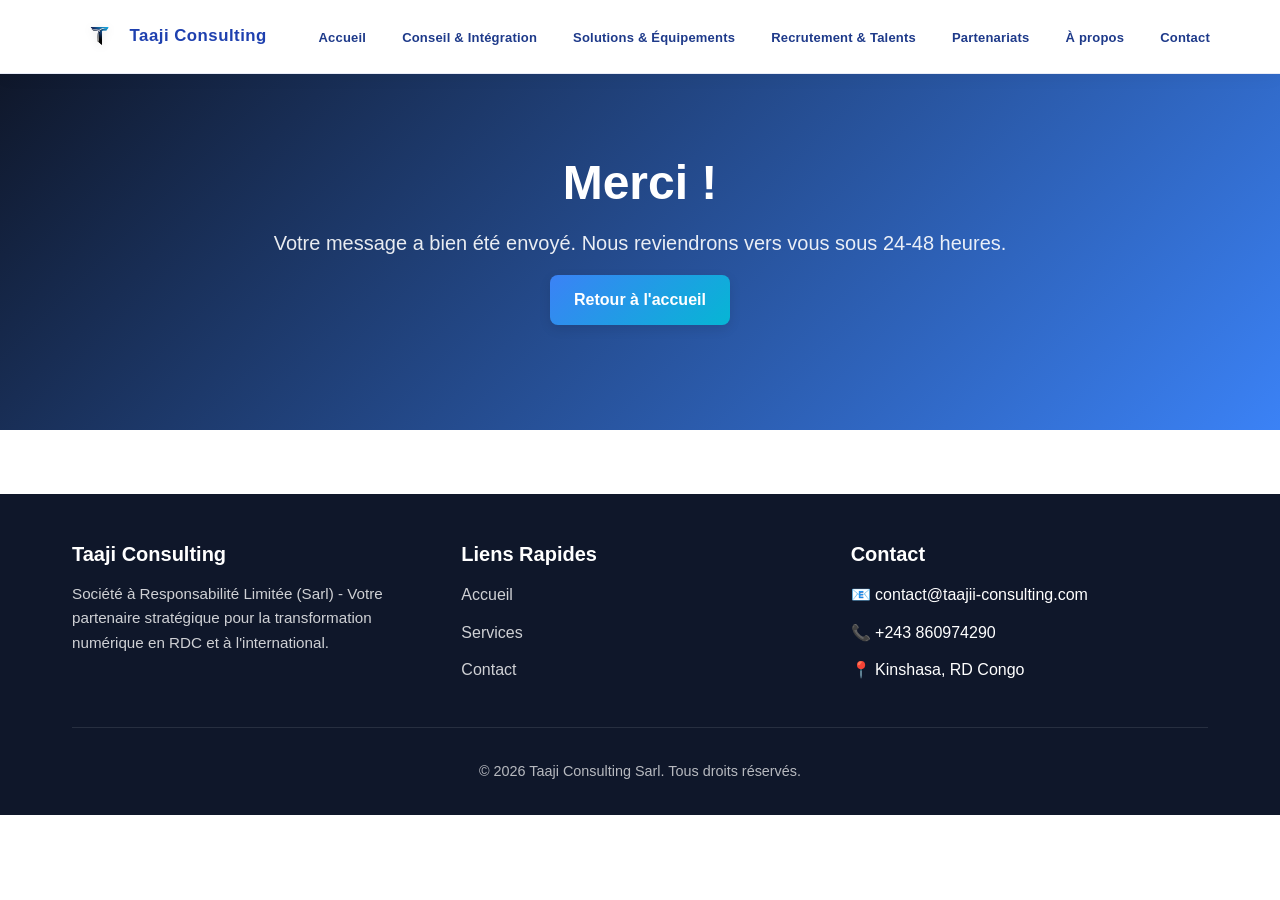
<file: merci.html>
<!DOCTYPE html>
<html lang="fr">
<head>
  <meta charset="UTF-8">
  <meta name="viewport" content="width=device-width, initial-scale=1.0">
  <meta name="description" content="Merci - Taaji Consulting">
  <title>Merci - Taaji Consulting</title>
  <link rel="stylesheet" href="css/style.css">
</head>
<body>
  <header>
    <nav class="navbar">
      <div class="container">
        <div class="logo">
          <a href="index.html">
            <img src="images/Taji-logo-removebg-preview.png" alt="Taaji Consulting Logo" class="logo-img">
            <span class="logo-text">Taaji Consulting</span>
          </a>
        </div>
        <ul class="nav-links" id="primary-navigation">
          <li><a href="index.html">Accueil</a></li>
          <li><a href="services.html">Conseil & Intégration</a></li>
          <li><a href="solutions.html">Solutions & Équipements</a></li>
          <li><a href="recrutement.html">Recrutement & Talents</a></li>
          <li><a href="partenariats.html">Partenariats</a></li>
          <li><a href="about.html">À propos</a></li>
          <li><a href="contact.html">Contact</a></li>
        </ul>
        <button class="mobile-menu-toggle" type="button" aria-label="Ouvrir le menu de navigation" aria-controls="primary-navigation" aria-expanded="false"><span></span><span></span><span></span></button>
      </div>
    </nav>
  </header>

  <main>
    <section class="page-header">
      <div class="container">
        <h1>Merci !</h1>
        <p>Votre message a bien été envoyé. Nous reviendrons vers vous sous 24-48 heures.</p>
        <p><a href="index.html" class="btn btn-primary">Retour à l'accueil</a></p>
      </div>
    </section>
  </main>

  <footer class="footer">
    <div class="container">
      <div class="footer-content">
        <div class="footer-section">
          <h3>Taaji Consulting</h3>
          <p>Société à Responsabilité Limitée (Sarl) - Votre partenaire stratégique pour la transformation numérique en RDC et à l'international.</p>
        </div>
        <div class="footer-section">
          <h3>Liens Rapides</h3>
          <ul>
            <li><a href="index.html">Accueil</a></li>
            <li><a href="services.html">Services</a></li>
            <li><a href="contact.html">Contact</a></li>
          </ul>
        </div>
        <div class="footer-section">
          <h3>Contact</h3>
          <ul>
            <li>📧 contact@taajii-consulting.com</li>
            <li>📞 +243 860974290</li>
            <li>📍 Kinshasa, RD Congo</li>
          </ul>
        </div>
      </div>
      <div class="footer-bottom">
        <p>&copy; 2026 Taaji Consulting Sarl. Tous droits réservés.</p>
      </div>
    </div>
  </footer>

  <script src="js/script.js"></script>
</body>
</html>
</file>
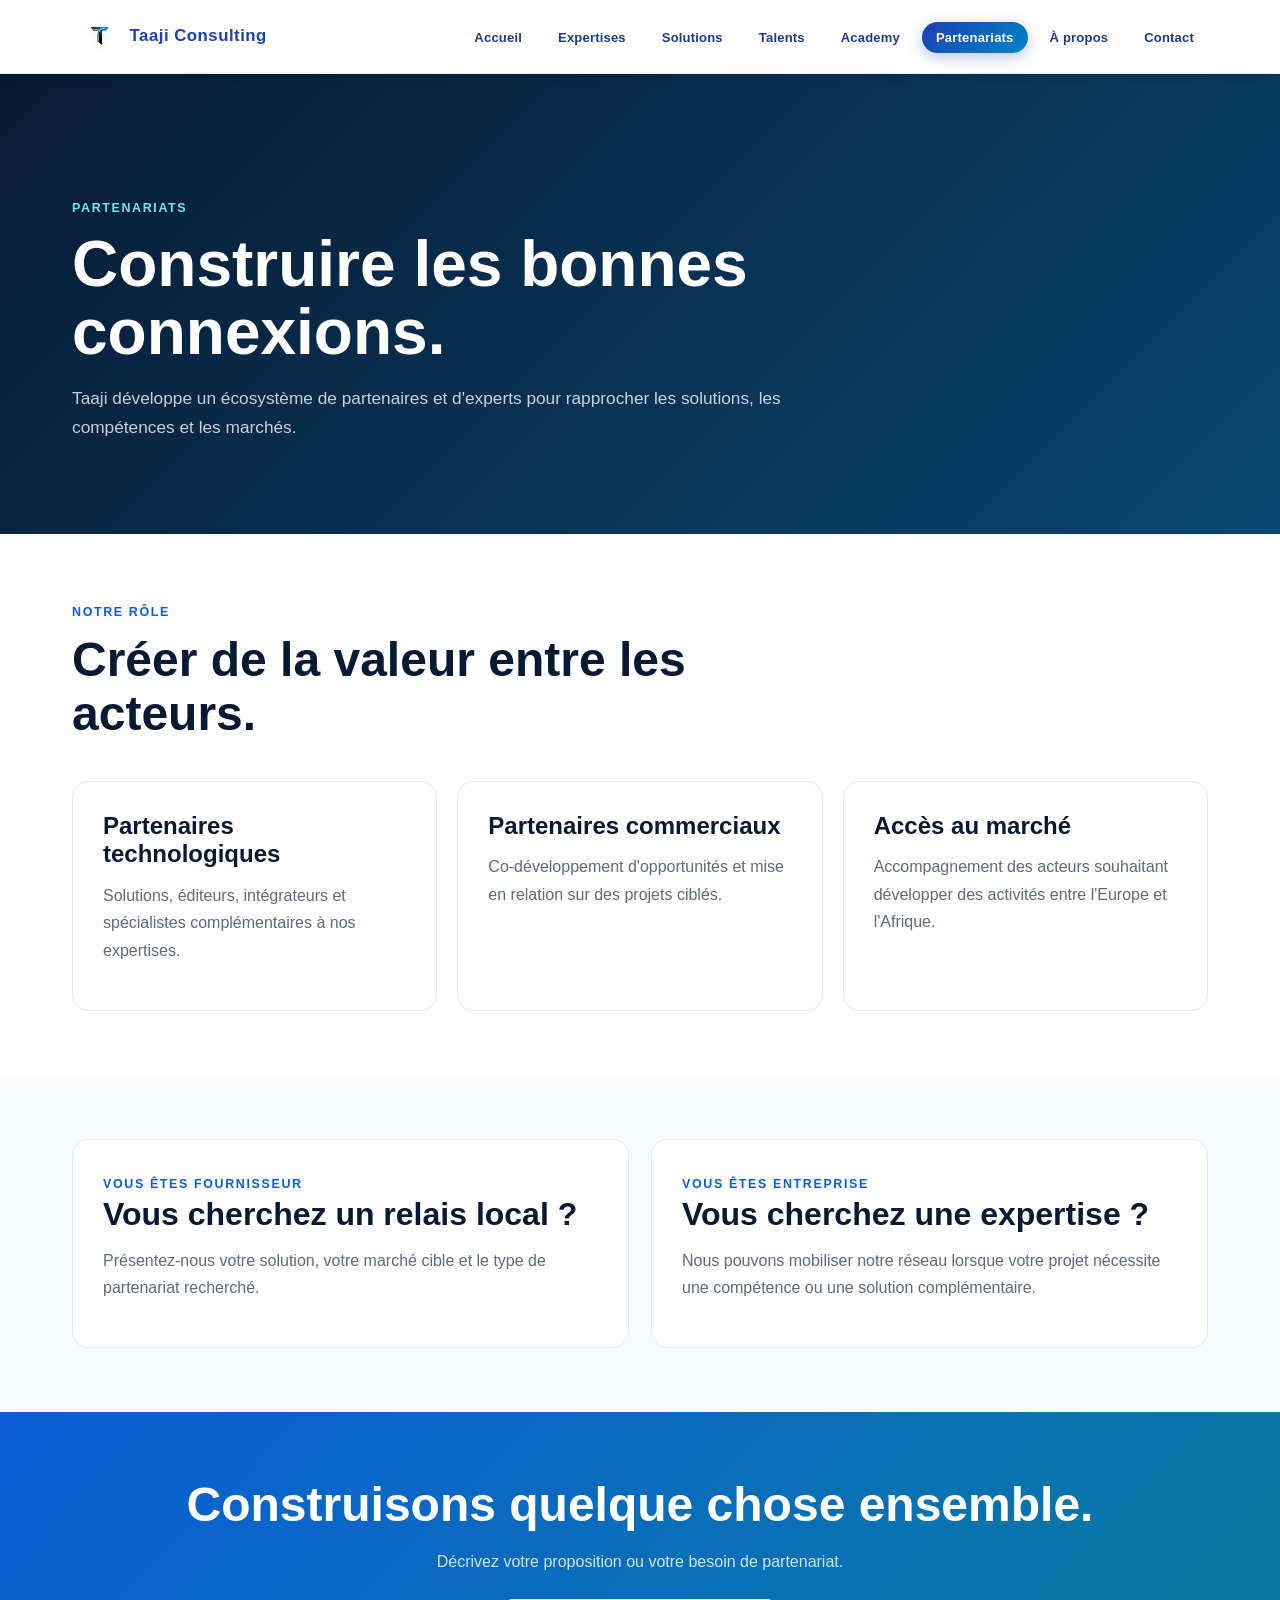
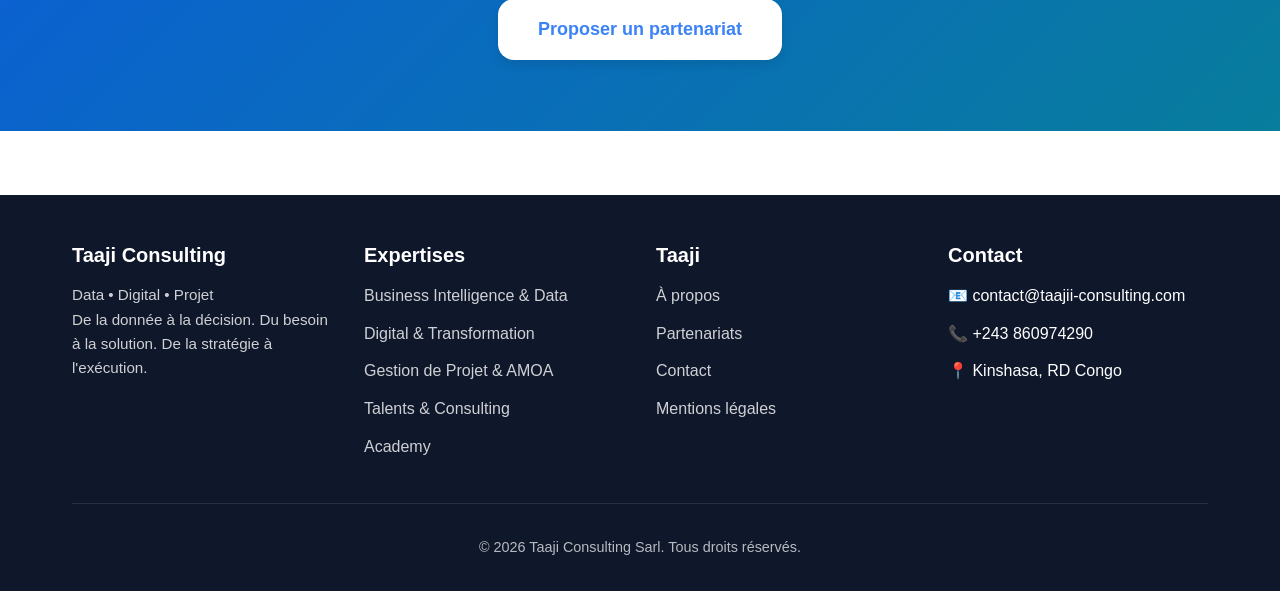
<file: partenariats.html>
<!DOCTYPE html><html lang="fr"><head><meta charset="UTF-8"><meta name="viewport" content="width=device-width, initial-scale=1.0"><meta name="description" content="Partenariats technologiques et commerciaux de Taaji Consulting."><title>Partenariats | Taaji Consulting</title><link rel="stylesheet" href="css/style.css"><link rel="stylesheet" href="css/internal-2.css"></head><body><header><nav class="navbar"><div class="container"><div class="logo"><a href="index.html"><img src="images/Taji-logo-removebg-preview.png" alt="Taaji Consulting Logo" class="logo-img"><span class="logo-text">Taaji Consulting</span></a></div><ul class="nav-links" id="primary-navigation"><li><a href="index.html">Accueil</a></li><li><a href="services.html" class="">Expertises</a></li><li><a href="solutions.html" class="">Solutions</a></li><li><a href="recrutement.html" class="">Talents</a></li><li><a href="index.html#academy">Academy</a></li><li><a href="partenariats.html" class="active">Partenariats</a></li><li><a href="about.html" class="">À propos</a></li><li><a href="contact.html" class="">Contact</a></li></ul><button class="mobile-menu-toggle" type="button" aria-label="Ouvrir le menu de navigation" aria-controls="primary-navigation" aria-expanded="false"><span></span><span></span><span></span></button></div></nav></header><main>
<section class="v2-page-header"><div class="container"><span class="eyebrow">PARTENARIATS</span><h1>Construire les bonnes connexions.</h1><p>Taaji développe un écosystème de partenaires et d'experts pour rapprocher les solutions, les compétences et les marchés.</p></div></section>
<section class="section"><div class="container"><div class="v2-section-head"><span class="eyebrow">Notre rôle</span><h2>Créer de la valeur entre les acteurs.</h2></div><div class="v2-grid"><article class="v2-card"><h3>Partenaires technologiques</h3><p>Solutions, éditeurs, intégrateurs et spécialistes complémentaires à nos expertises.</p></article><article class="v2-card"><h3>Partenaires commerciaux</h3><p>Co-développement d'opportunités et mise en relation sur des projets ciblés.</p></article><article class="v2-card"><h3>Accès au marché</h3><p>Accompagnement des acteurs souhaitant développer des activités entre l'Europe et l'Afrique.</p></article></div></div></section>
<section class="section bg-light"><div class="container"><div class="v2-two"><article class="v2-card"><span class="eyebrow">Vous êtes fournisseur</span><h2>Vous cherchez un relais local ?</h2><p>Présentez-nous votre solution, votre marché cible et le type de partenariat recherché.</p></article><article class="v2-card"><span class="eyebrow">Vous êtes entreprise</span><h2>Vous cherchez une expertise ?</h2><p>Nous pouvons mobiliser notre réseau lorsque votre projet nécessite une compétence ou une solution complémentaire.</p></article></div></div></section>
<section class="v2-cta section"><div class="container"><h2>Construisons quelque chose ensemble.</h2><p>Décrivez votre proposition ou votre besoin de partenariat.</p><a href="contact.html" class="btn btn-large btn-white">Proposer un partenariat</a></div></section></main><footer class="footer"><div class="container"><div class="footer-content"><div class="footer-section"><h3>Taaji Consulting</h3><p>Data • Digital • Projet<br>De la donnée à la décision. Du besoin à la solution. De la stratégie à l'exécution.</p></div><div class="footer-section"><h3>Expertises</h3><ul><li><a href="services.html">Business Intelligence & Data</a></li><li><a href="services.html">Digital & Transformation</a></li><li><a href="services.html">Gestion de Projet & AMOA</a></li><li><a href="recrutement.html">Talents & Consulting</a></li><li><a href="index.html#academy">Academy</a></li></ul></div><div class="footer-section"><h3>Taaji</h3><ul><li><a href="about.html">À propos</a></li><li><a href="partenariats.html">Partenariats</a></li><li><a href="contact.html">Contact</a></li><li><a href="mentions-legales.html">Mentions légales</a></li></ul></div><div class="footer-section"><h3>Contact</h3><ul><li>📧 contact@taajii-consulting.com</li><li>📞 +243 860974290</li><li>📍 Kinshasa, RD Congo</li></ul></div></div><div class="footer-bottom"><p>&copy; 2026 Taaji Consulting Sarl. Tous droits réservés.</p></div></div></footer><script src="js/script.js"></script></body></html>
</file>
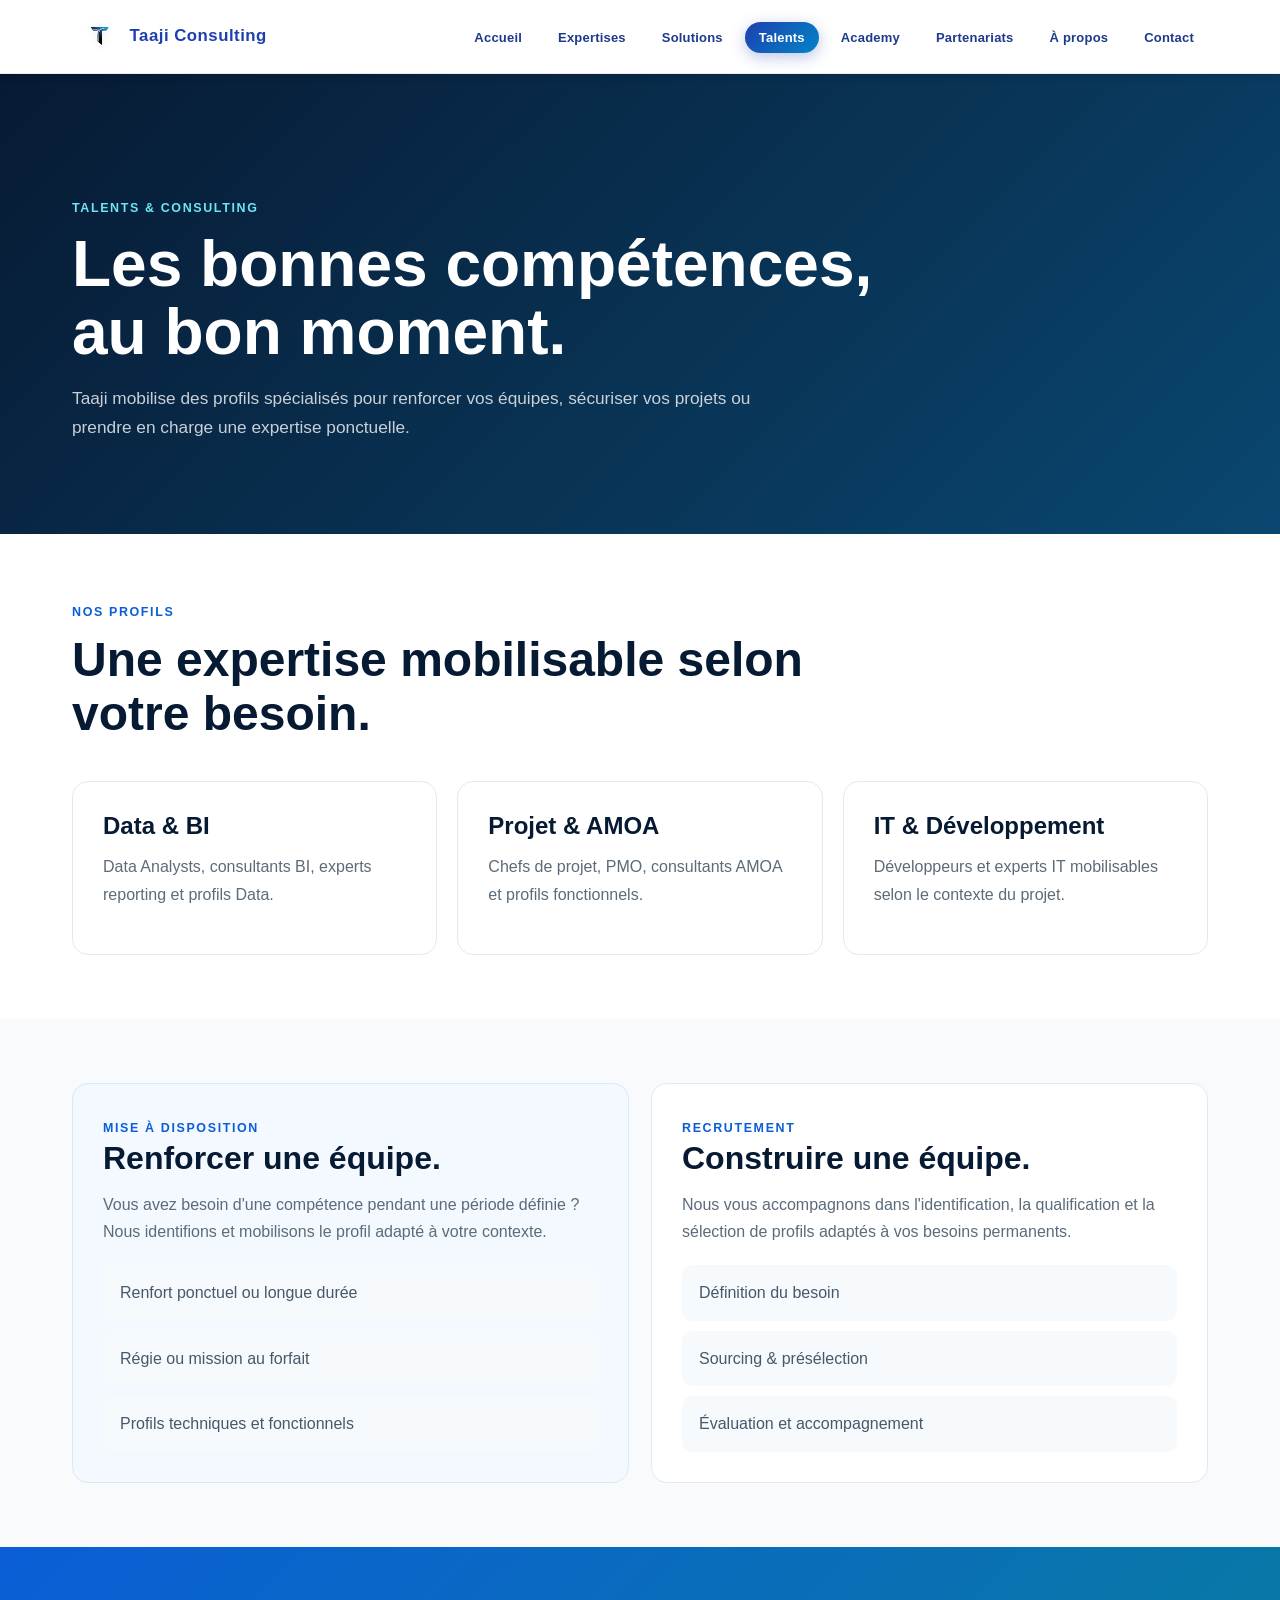
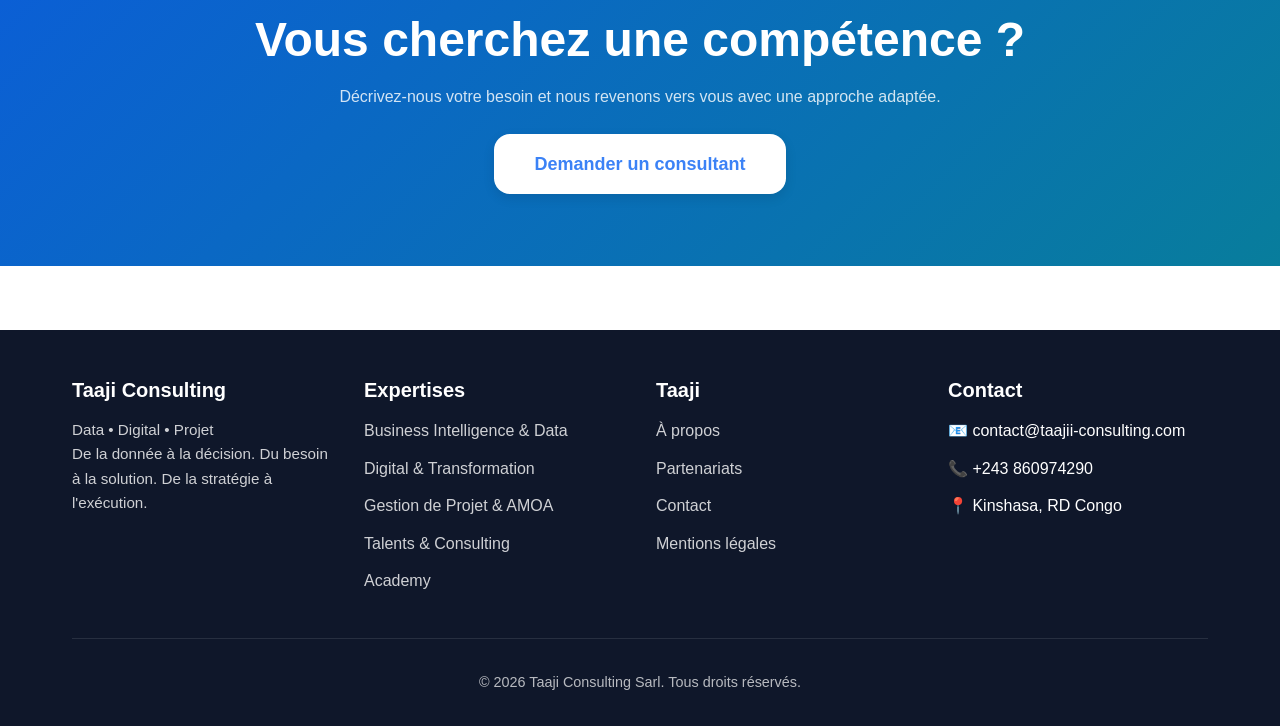
<file: recrutement.html>
<!DOCTYPE html><html lang="fr"><head><meta charset="UTF-8"><meta name="viewport" content="width=device-width, initial-scale=1.0"><meta name="description" content="Mise à disposition de consultants et experts Data, BI, projet, AMOA, développement et IT."><title>Talents & Consulting | Taaji Consulting</title><link rel="stylesheet" href="css/style.css"><link rel="stylesheet" href="css/internal-2.css"></head><body><header><nav class="navbar"><div class="container"><div class="logo"><a href="index.html"><img src="images/Taji-logo-removebg-preview.png" alt="Taaji Consulting Logo" class="logo-img"><span class="logo-text">Taaji Consulting</span></a></div><ul class="nav-links" id="primary-navigation"><li><a href="index.html">Accueil</a></li><li><a href="services.html" class="">Expertises</a></li><li><a href="solutions.html" class="">Solutions</a></li><li><a href="recrutement.html" class="active">Talents</a></li><li><a href="index.html#academy">Academy</a></li><li><a href="partenariats.html" class="">Partenariats</a></li><li><a href="about.html" class="">À propos</a></li><li><a href="contact.html" class="">Contact</a></li></ul><button class="mobile-menu-toggle" type="button" aria-label="Ouvrir le menu de navigation" aria-controls="primary-navigation" aria-expanded="false"><span></span><span></span><span></span></button></div></nav></header><main>
<section class="v2-page-header"><div class="container"><span class="eyebrow">TALENTS & CONSULTING</span><h1>Les bonnes compétences, au bon moment.</h1><p>Taaji mobilise des profils spécialisés pour renforcer vos équipes, sécuriser vos projets ou prendre en charge une expertise ponctuelle.</p></div></section>
<section class="section"><div class="container"><div class="v2-section-head"><span class="eyebrow">Nos profils</span><h2>Une expertise mobilisable selon votre besoin.</h2></div><div class="v2-grid"><article class="v2-card"><h3>Data & BI</h3><p>Data Analysts, consultants BI, experts reporting et profils Data.</p></article><article class="v2-card"><h3>Projet & AMOA</h3><p>Chefs de projet, PMO, consultants AMOA et profils fonctionnels.</p></article><article class="v2-card"><h3>IT & Développement</h3><p>Développeurs et experts IT mobilisables selon le contexte du projet.</p></article></div></div></section>
<section class="section bg-light"><div class="container"><div class="v2-two"><article class="v2-card accent"><span class="eyebrow">Mise à disposition</span><h2>Renforcer une équipe.</h2><p>Vous avez besoin d'une compétence pendant une période définie ? Nous identifions et mobilisons le profil adapté à votre contexte.</p><div class="v2-bullets"><div class="v2-bullet">Renfort ponctuel ou longue durée</div><div class="v2-bullet">Régie ou mission au forfait</div><div class="v2-bullet">Profils techniques et fonctionnels</div></div></article><article class="v2-card"><span class="eyebrow">Recrutement</span><h2>Construire une équipe.</h2><p>Nous vous accompagnons dans l'identification, la qualification et la sélection de profils adaptés à vos besoins permanents.</p><div class="v2-bullets"><div class="v2-bullet">Définition du besoin</div><div class="v2-bullet">Sourcing & présélection</div><div class="v2-bullet">Évaluation et accompagnement</div></div></article></div></div></section>
<section class="v2-cta section"><div class="container"><h2>Vous cherchez une compétence ?</h2><p>Décrivez-nous votre besoin et nous revenons vers vous avec une approche adaptée.</p><a href="contact.html" class="btn btn-large btn-white">Demander un consultant</a></div></section></main><footer class="footer"><div class="container"><div class="footer-content"><div class="footer-section"><h3>Taaji Consulting</h3><p>Data • Digital • Projet<br>De la donnée à la décision. Du besoin à la solution. De la stratégie à l'exécution.</p></div><div class="footer-section"><h3>Expertises</h3><ul><li><a href="services.html">Business Intelligence & Data</a></li><li><a href="services.html">Digital & Transformation</a></li><li><a href="services.html">Gestion de Projet & AMOA</a></li><li><a href="recrutement.html">Talents & Consulting</a></li><li><a href="index.html#academy">Academy</a></li></ul></div><div class="footer-section"><h3>Taaji</h3><ul><li><a href="about.html">À propos</a></li><li><a href="partenariats.html">Partenariats</a></li><li><a href="contact.html">Contact</a></li><li><a href="mentions-legales.html">Mentions légales</a></li></ul></div><div class="footer-section"><h3>Contact</h3><ul><li>📧 contact@taajii-consulting.com</li><li>📞 +243 860974290</li><li>📍 Kinshasa, RD Congo</li></ul></div></div><div class="footer-bottom"><p>&copy; 2026 Taaji Consulting Sarl. Tous droits réservés.</p></div></div></footer><script src="js/script.js"></script></body></html>
</file>
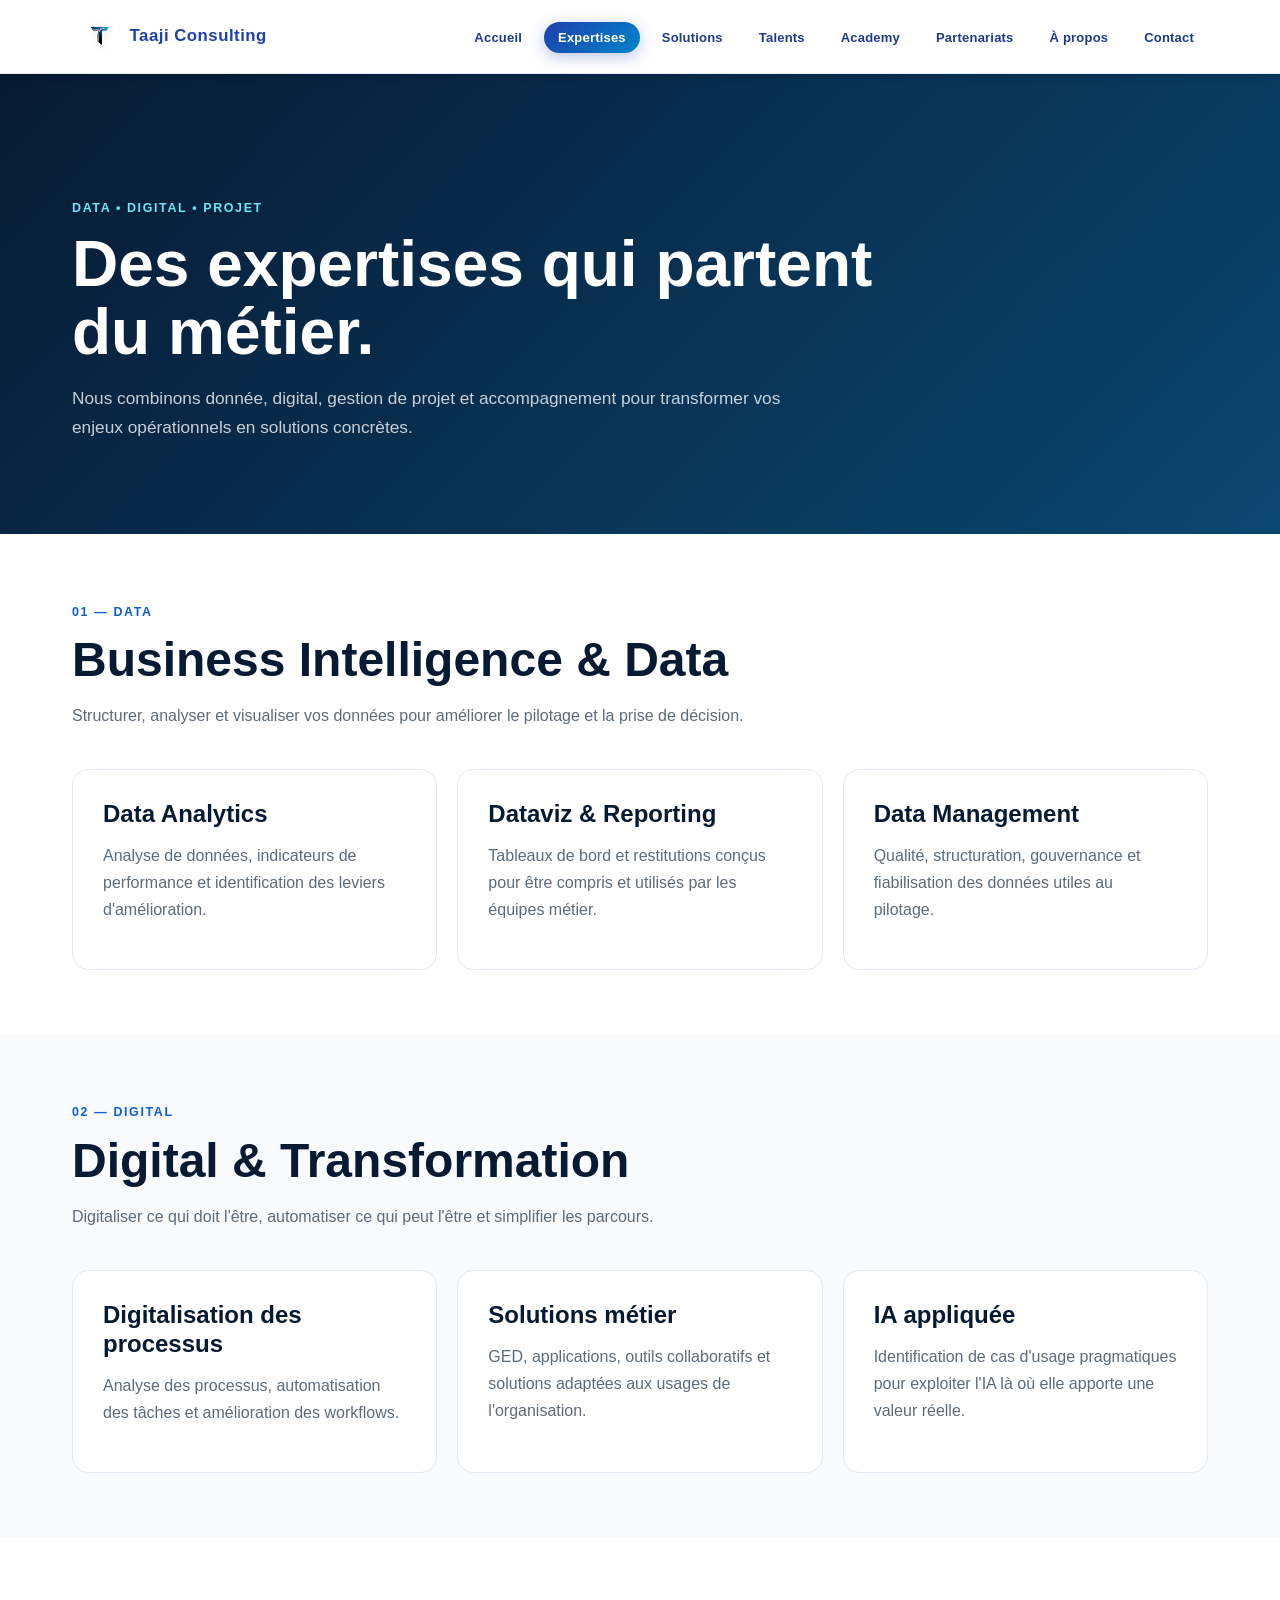
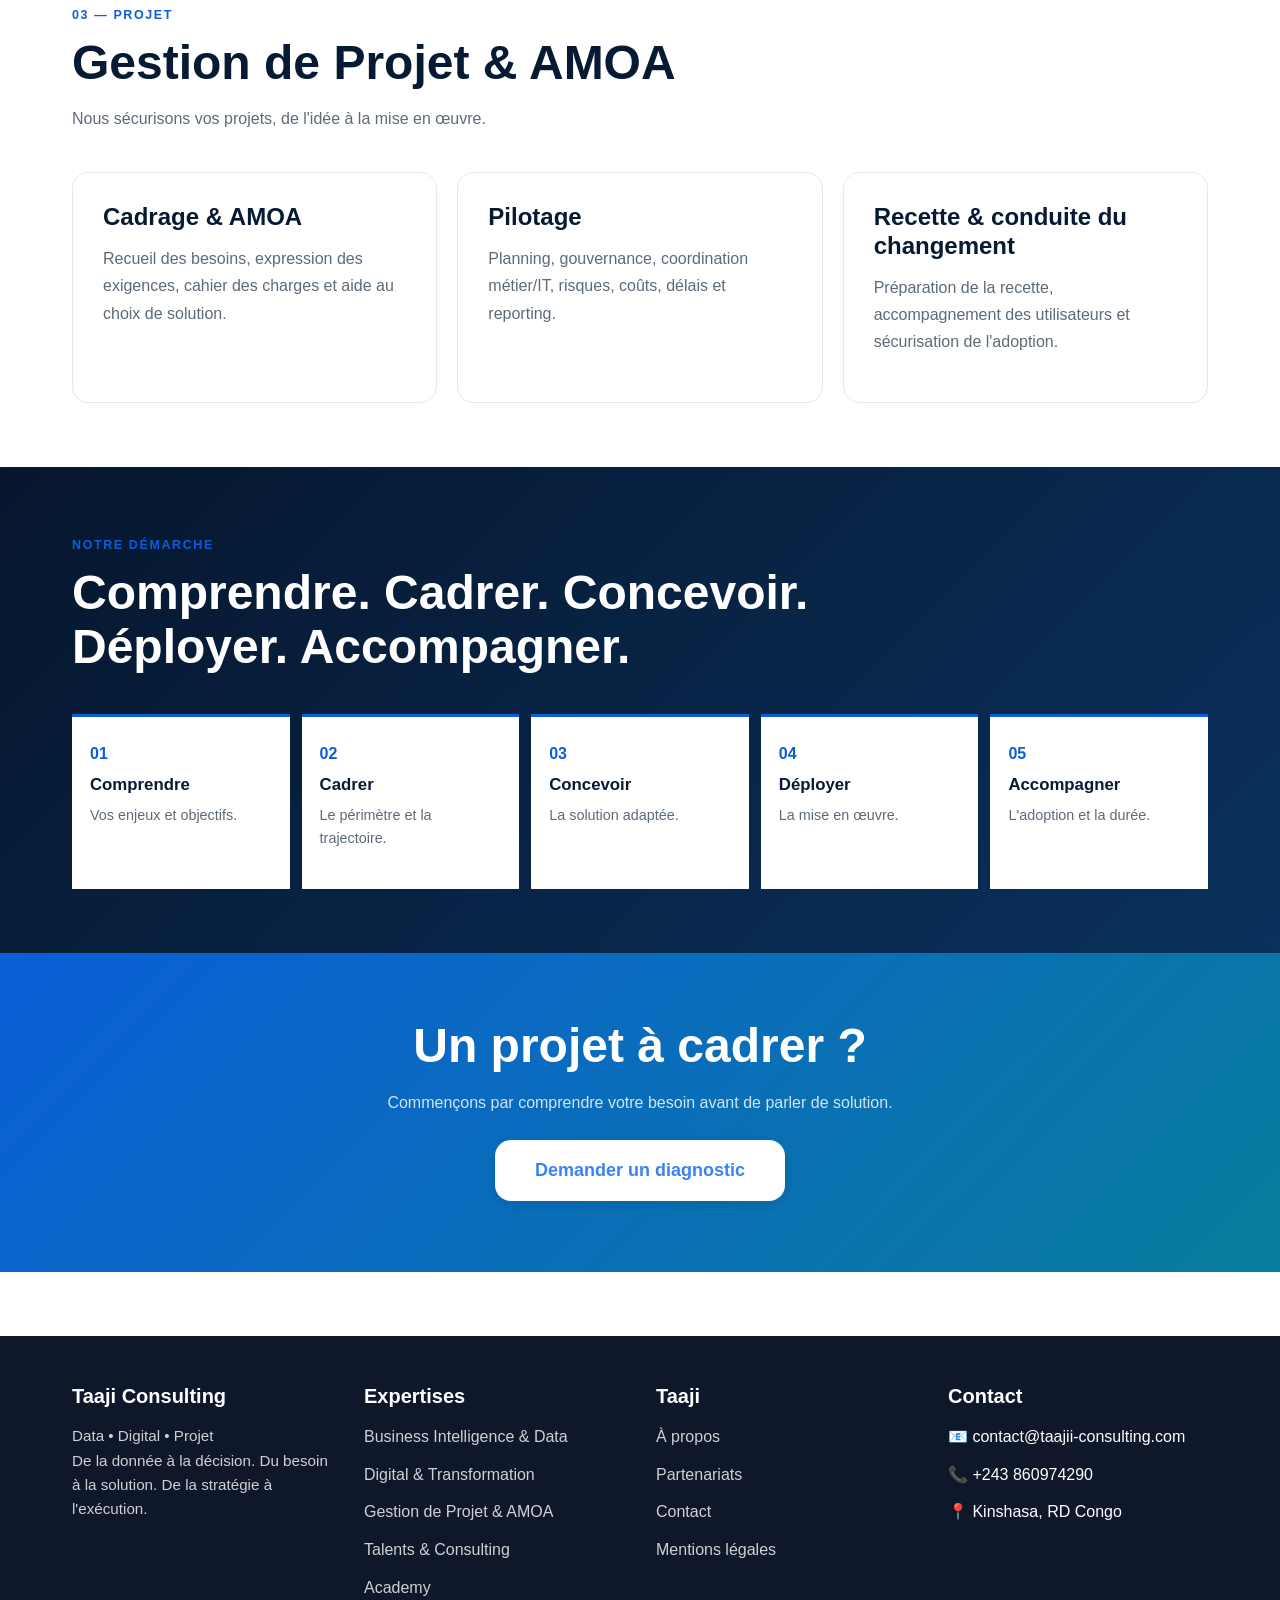
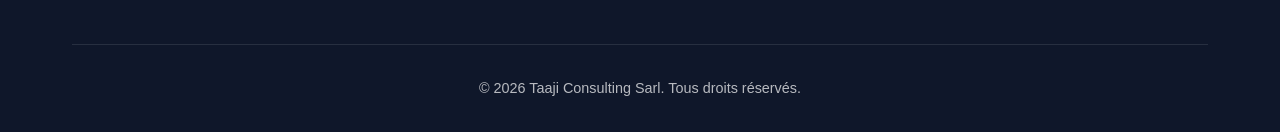
<file: services.html>
<!DOCTYPE html><html lang="fr"><head><meta charset="UTF-8"><meta name="viewport" content="width=device-width, initial-scale=1.0"><meta name="description" content="Business Intelligence, Data, digitalisation, gestion de projet et AMOA : les expertises Taaji Consulting."><title>Expertises | Taaji Consulting</title><link rel="stylesheet" href="css/style.css"><link rel="stylesheet" href="css/internal-2.css"></head><body><header><nav class="navbar"><div class="container"><div class="logo"><a href="index.html"><img src="images/Taji-logo-removebg-preview.png" alt="Taaji Consulting Logo" class="logo-img"><span class="logo-text">Taaji Consulting</span></a></div><ul class="nav-links" id="primary-navigation"><li><a href="index.html">Accueil</a></li><li><a href="services.html" class="active">Expertises</a></li><li><a href="solutions.html" class="">Solutions</a></li><li><a href="recrutement.html" class="">Talents</a></li><li><a href="index.html#academy">Academy</a></li><li><a href="partenariats.html" class="">Partenariats</a></li><li><a href="about.html" class="">À propos</a></li><li><a href="contact.html" class="">Contact</a></li></ul><button class="mobile-menu-toggle" type="button" aria-label="Ouvrir le menu de navigation" aria-controls="primary-navigation" aria-expanded="false"><span></span><span></span><span></span></button></div></nav></header><main>
<section class="v2-page-header"><div class="container"><span class="eyebrow">DATA • DIGITAL • PROJET</span><h1>Des expertises qui partent du métier.</h1><p>Nous combinons donnée, digital, gestion de projet et accompagnement pour transformer vos enjeux opérationnels en solutions concrètes.</p></div></section>
<section class="section"><div class="container"><div class="v2-section-head"><span class="eyebrow">01 — Data</span><h2>Business Intelligence & Data</h2><p>Structurer, analyser et visualiser vos données pour améliorer le pilotage et la prise de décision.</p></div><div class="v2-grid"><article class="v2-card"><h3>Data Analytics</h3><p>Analyse de données, indicateurs de performance et identification des leviers d'amélioration.</p></article><article class="v2-card"><h3>Dataviz & Reporting</h3><p>Tableaux de bord et restitutions conçus pour être compris et utilisés par les équipes métier.</p></article><article class="v2-card"><h3>Data Management</h3><p>Qualité, structuration, gouvernance et fiabilisation des données utiles au pilotage.</p></article></div></div></section>
<section class="section bg-light"><div class="container"><div class="v2-section-head"><span class="eyebrow">02 — Digital</span><h2>Digital & Transformation</h2><p>Digitaliser ce qui doit l'être, automatiser ce qui peut l'être et simplifier les parcours.</p></div><div class="v2-grid"><article class="v2-card"><h3>Digitalisation des processus</h3><p>Analyse des processus, automatisation des tâches et amélioration des workflows.</p></article><article class="v2-card"><h3>Solutions métier</h3><p>GED, applications, outils collaboratifs et solutions adaptées aux usages de l'organisation.</p></article><article class="v2-card"><h3>IA appliquée</h3><p>Identification de cas d'usage pragmatiques pour exploiter l'IA là où elle apporte une valeur réelle.</p></article></div></div></section>
<section class="section"><div class="container"><div class="v2-section-head"><span class="eyebrow">03 — Projet</span><h2>Gestion de Projet & AMOA</h2><p>Nous sécurisons vos projets, de l'idée à la mise en œuvre.</p></div><div class="v2-grid"><article class="v2-card"><h3>Cadrage & AMOA</h3><p>Recueil des besoins, expression des exigences, cahier des charges et aide au choix de solution.</p></article><article class="v2-card"><h3>Pilotage</h3><p>Planning, gouvernance, coordination métier/IT, risques, coûts, délais et reporting.</p></article><article class="v2-card"><h3>Recette & conduite du changement</h3><p>Préparation de la recette, accompagnement des utilisateurs et sécurisation de l'adoption.</p></article></div></div></section>
<section class="v2-dark section"><div class="container"><div class="v2-section-head"><span class="eyebrow">Notre démarche</span><h2>Comprendre. Cadrer. Concevoir. Déployer. Accompagner.</h2></div><div class="v2-steps"><div class="v2-step"><b>01</b><h3>Comprendre</h3><p>Vos enjeux et objectifs.</p></div><div class="v2-step"><b>02</b><h3>Cadrer</h3><p>Le périmètre et la trajectoire.</p></div><div class="v2-step"><b>03</b><h3>Concevoir</h3><p>La solution adaptée.</p></div><div class="v2-step"><b>04</b><h3>Déployer</h3><p>La mise en œuvre.</p></div><div class="v2-step"><b>05</b><h3>Accompagner</h3><p>L'adoption et la durée.</p></div></div></div></section>
<section class="v2-cta section"><div class="container"><h2>Un projet à cadrer ?</h2><p>Commençons par comprendre votre besoin avant de parler de solution.</p><a href="contact.html" class="btn btn-large btn-white">Demander un diagnostic</a></div></section></main><footer class="footer"><div class="container"><div class="footer-content"><div class="footer-section"><h3>Taaji Consulting</h3><p>Data • Digital • Projet<br>De la donnée à la décision. Du besoin à la solution. De la stratégie à l'exécution.</p></div><div class="footer-section"><h3>Expertises</h3><ul><li><a href="services.html">Business Intelligence & Data</a></li><li><a href="services.html">Digital & Transformation</a></li><li><a href="services.html">Gestion de Projet & AMOA</a></li><li><a href="recrutement.html">Talents & Consulting</a></li><li><a href="index.html#academy">Academy</a></li></ul></div><div class="footer-section"><h3>Taaji</h3><ul><li><a href="about.html">À propos</a></li><li><a href="partenariats.html">Partenariats</a></li><li><a href="contact.html">Contact</a></li><li><a href="mentions-legales.html">Mentions légales</a></li></ul></div><div class="footer-section"><h3>Contact</h3><ul><li>📧 contact@taajii-consulting.com</li><li>📞 +243 860974290</li><li>📍 Kinshasa, RD Congo</li></ul></div></div><div class="footer-bottom"><p>&copy; 2026 Taaji Consulting Sarl. Tous droits réservés.</p></div></div></footer><script src="js/script.js"></script></body></html>
</file>
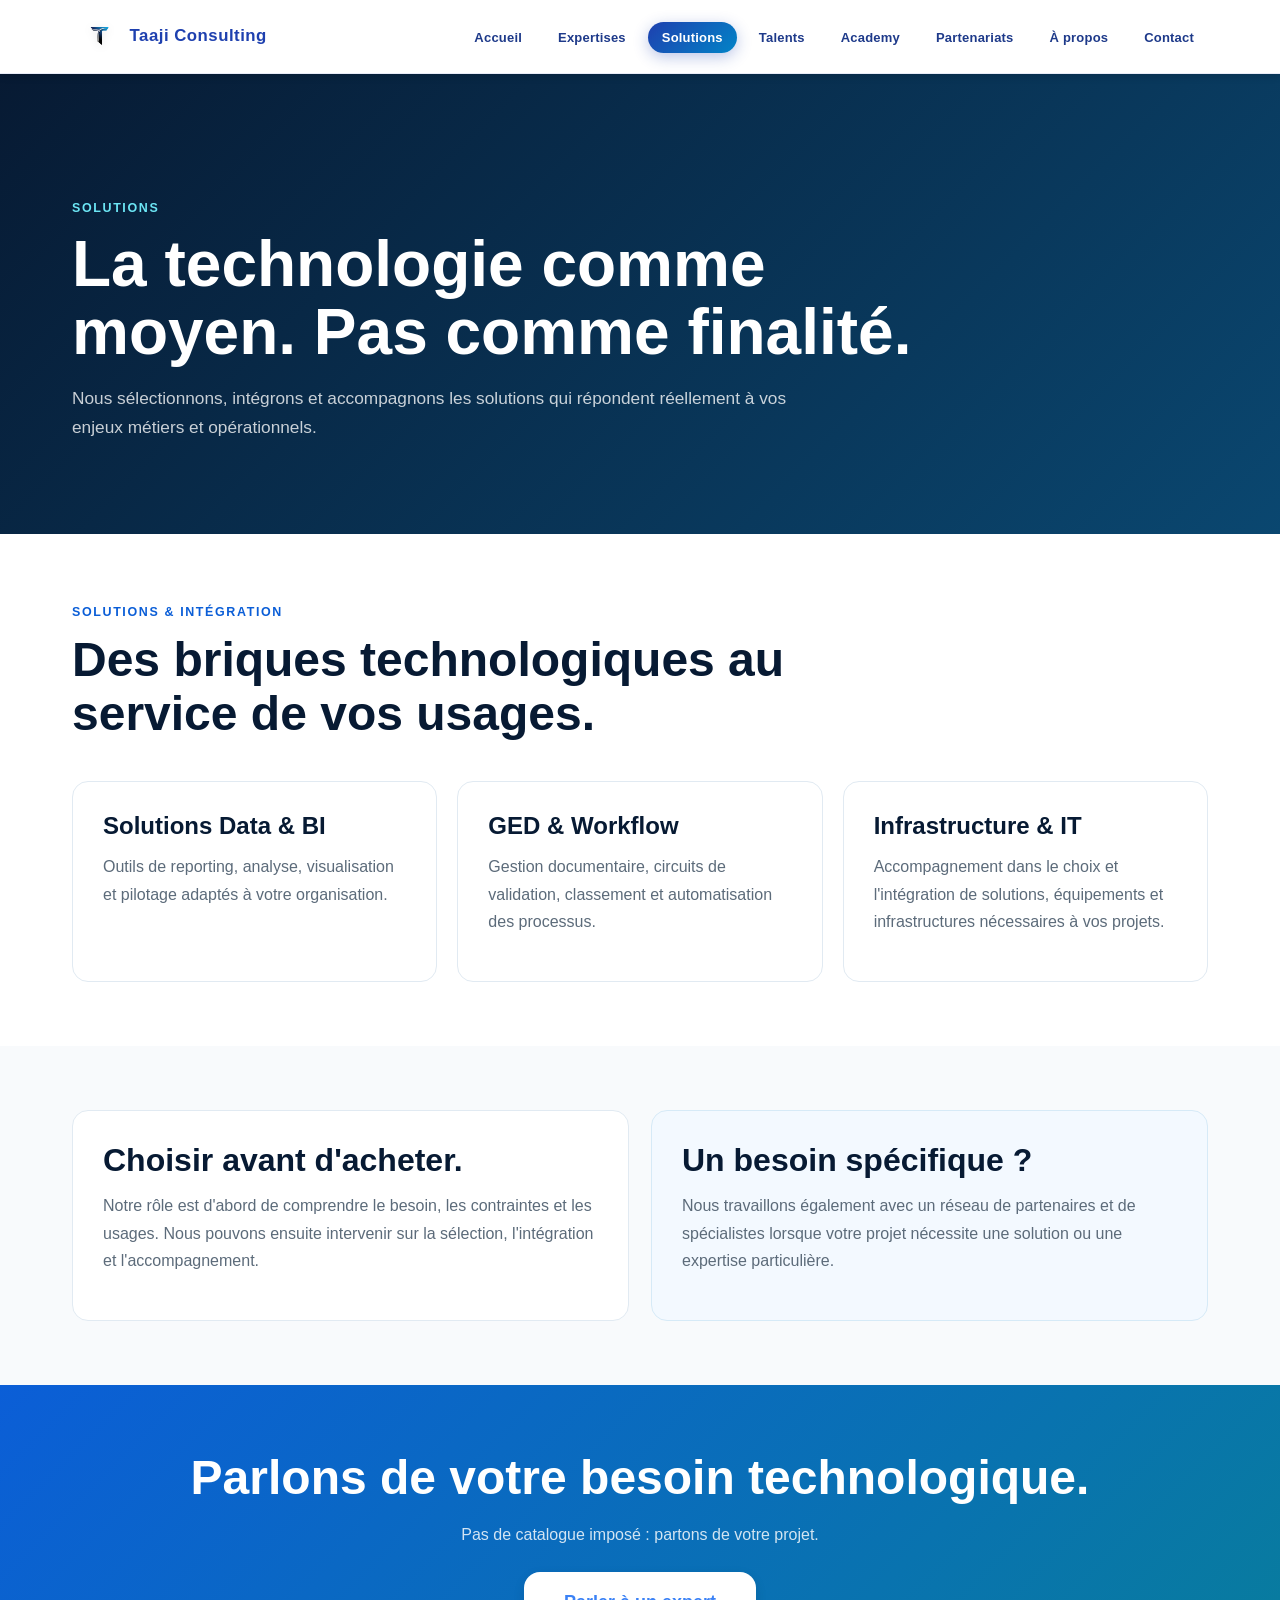
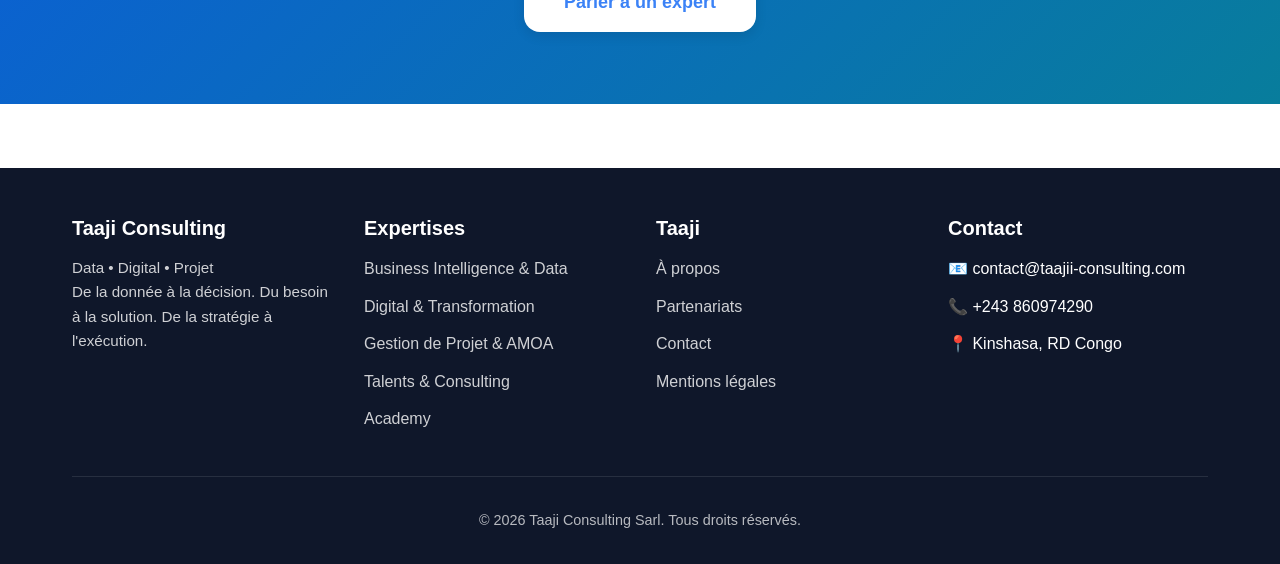
<file: solutions.html>
<!DOCTYPE html><html lang="fr"><head><meta charset="UTF-8"><meta name="viewport" content="width=device-width, initial-scale=1.0"><meta name="description" content="Solutions technologiques et intégration au service des projets Data, Digital et IT."><title>Solutions | Taaji Consulting</title><link rel="stylesheet" href="css/style.css"><link rel="stylesheet" href="css/internal-2.css"></head><body><header><nav class="navbar"><div class="container"><div class="logo"><a href="index.html"><img src="images/Taji-logo-removebg-preview.png" alt="Taaji Consulting Logo" class="logo-img"><span class="logo-text">Taaji Consulting</span></a></div><ul class="nav-links" id="primary-navigation"><li><a href="index.html">Accueil</a></li><li><a href="services.html" class="">Expertises</a></li><li><a href="solutions.html" class="active">Solutions</a></li><li><a href="recrutement.html" class="">Talents</a></li><li><a href="index.html#academy">Academy</a></li><li><a href="partenariats.html" class="">Partenariats</a></li><li><a href="about.html" class="">À propos</a></li><li><a href="contact.html" class="">Contact</a></li></ul><button class="mobile-menu-toggle" type="button" aria-label="Ouvrir le menu de navigation" aria-controls="primary-navigation" aria-expanded="false"><span></span><span></span><span></span></button></div></nav></header><main>
<section class="v2-page-header"><div class="container"><span class="eyebrow">SOLUTIONS</span><h1>La technologie comme moyen. Pas comme finalité.</h1><p>Nous sélectionnons, intégrons et accompagnons les solutions qui répondent réellement à vos enjeux métiers et opérationnels.</p></div></section>
<section class="section"><div class="container"><div class="v2-section-head"><span class="eyebrow">Solutions & intégration</span><h2>Des briques technologiques au service de vos usages.</h2></div><div class="v2-grid"><article class="v2-card"><h3>Solutions Data & BI</h3><p>Outils de reporting, analyse, visualisation et pilotage adaptés à votre organisation.</p></article><article class="v2-card"><h3>GED & Workflow</h3><p>Gestion documentaire, circuits de validation, classement et automatisation des processus.</p></article><article class="v2-card"><h3>Infrastructure & IT</h3><p>Accompagnement dans le choix et l'intégration de solutions, équipements et infrastructures nécessaires à vos projets.</p></article></div></div></section>
<section class="section bg-light"><div class="container"><div class="v2-two"><article class="v2-card"><h2>Choisir avant d'acheter.</h2><p>Notre rôle est d'abord de comprendre le besoin, les contraintes et les usages. Nous pouvons ensuite intervenir sur la sélection, l'intégration et l'accompagnement.</p></article><article class="v2-card accent"><h2>Un besoin spécifique ?</h2><p>Nous travaillons également avec un réseau de partenaires et de spécialistes lorsque votre projet nécessite une solution ou une expertise particulière.</p></article></div></div></section>
<section class="v2-cta section"><div class="container"><h2>Parlons de votre besoin technologique.</h2><p>Pas de catalogue imposé : partons de votre projet.</p><a href="contact.html" class="btn btn-large btn-white">Parler à un expert</a></div></section></main><footer class="footer"><div class="container"><div class="footer-content"><div class="footer-section"><h3>Taaji Consulting</h3><p>Data • Digital • Projet<br>De la donnée à la décision. Du besoin à la solution. De la stratégie à l'exécution.</p></div><div class="footer-section"><h3>Expertises</h3><ul><li><a href="services.html">Business Intelligence & Data</a></li><li><a href="services.html">Digital & Transformation</a></li><li><a href="services.html">Gestion de Projet & AMOA</a></li><li><a href="recrutement.html">Talents & Consulting</a></li><li><a href="index.html#academy">Academy</a></li></ul></div><div class="footer-section"><h3>Taaji</h3><ul><li><a href="about.html">À propos</a></li><li><a href="partenariats.html">Partenariats</a></li><li><a href="contact.html">Contact</a></li><li><a href="mentions-legales.html">Mentions légales</a></li></ul></div><div class="footer-section"><h3>Contact</h3><ul><li>📧 contact@taajii-consulting.com</li><li>📞 +243 860974290</li><li>📍 Kinshasa, RD Congo</li></ul></div></div><div class="footer-bottom"><p>&copy; 2026 Taaji Consulting Sarl. Tous droits réservés.</p></div></div></footer><script src="js/script.js"></script></body></html>
</file>
<file: css/style.css>
/* ========================================
   Taaji Consulting - MODERN IT STYLESHEET
   ======================================== */

/* ========================================
   PRELOADER
   ======================================== */

#preloader {
    position: fixed;
    top: 0;
    left: 0;
    width: 100%;
    height: 100%;
    background: linear-gradient(135deg, #0f172a 0%, #1e293b 100%);
    display: flex;
    align-items: center;
    justify-content: center;
    z-index: 99999;
    transition: opacity 0.5s ease, visibility 0.5s ease;
}

#preloader.fade-out {
    opacity: 0;
    visibility: hidden;
}

.preloader-content {
    text-align: center;
    animation: fadeInUp 0.8s ease;
}

.preloader-logo {
    margin-bottom: 3rem;
    animation: pulse 2s ease-in-out infinite;
}

.preloader-logo img {
    width: 150px;
    height: auto;
    filter: drop-shadow(0 0 40px rgba(59, 130, 246, 0.8));
}

.preloader-spinner {
    position: relative;
    width: 100px;
    height: 100px;
    margin: 0 auto;
}

.spinner-ring {
    position: absolute;
    width: 100%;
    height: 100%;
    border: 3px solid transparent;
    border-top-color: #3b82f6;
    border-radius: 50%;
    animation: spin 1.5s cubic-bezier(0.68, -0.55, 0.265, 1.55) infinite;
}

.spinner-ring:nth-child(2) {
    border-top-color: #06b6d4;
    animation-delay: 0.3s;
    width: 70%;
    height: 70%;
    top: 15%;
    left: 15%;
}

.spinner-ring:nth-child(3) {
    border-top-color: #10b981;
    animation-delay: 0.6s;
    width: 40%;
    height: 40%;
    top: 30%;
    left: 30%;
}

.preloader-tagline {
    font-size: 0.95rem;
    color: #94a3b8;
    letter-spacing: 2px;
    text-transform: uppercase;
    animation: fadeIn 1s ease 0.5s both;
}

/* Animations */
@keyframes fadeInUp {
    from {
        opacity: 0;
        transform: translateY(30px);
    }
    to {
        opacity: 1;
        transform: translateY(0);
    }
}

@keyframes pulse {
    0%, 100% {
        transform: scale(1);
    }
    50% {
        transform: scale(1.05);
    }
}

@keyframes spin {
    0% {
        transform: rotate(0deg);
    }
    100% {
        transform: rotate(360deg);
    }
}

@keyframes shimmer {
    0%, 100% {
        background-position: 0% 50%;
    }
    50% {
        background-position: 100% 50%;
    }
}

@keyframes fadeIn {
    from {
        opacity: 0;
    }
    to {
        opacity: 1;
    }
}

/* ========================================
   RESET ET STYLES DE BASE
   ======================================== */

/* Reset et styles de base */
* {
    margin: 0;
    padding: 0;
    box-sizing: border-box;
}

:root {
    /* Palette IT/Tech moderne */
    --primary-color: #0f172a;        /* Bleu foncé presque noir */
    --secondary-color: #3b82f6;      /* Bleu tech vif */
    --accent-color: #06b6d4;         /* Cyan tech */
    --success-color: #10b981;        /* Vert tech */
    --warning-color: #f59e0b;        /* Orange warning */
    
    /* Couleurs de texte */
    --text-primary: #1e293b;
    --text-secondary: #475569;
    --text-light: #94a3b8;
    --text-white: #ffffff;
    
    /* Couleurs de fond */
    --bg-white: #ffffff;
    --bg-light: #f8fafc;
    --bg-gray: #f1f5f9;
    --bg-dark: #0f172a;
    --bg-gradient: linear-gradient(135deg, #667eea 0%, #764ba2 100%);
    
    /* Dégradés tech */
    --gradient-primary: linear-gradient(135deg, #3b82f6 0%, #06b6d4 100%);
    --gradient-dark: linear-gradient(135deg, #1e293b 0%, #0f172a 100%);
    
    /* Ombres tech */
    --shadow-sm: 0 1px 3px rgba(0, 0, 0, 0.08);
    --shadow-md: 0 4px 12px rgba(0, 0, 0, 0.1);
    --shadow-lg: 0 10px 30px rgba(0, 0, 0, 0.15);
    --shadow-xl: 0 20px 40px rgba(0, 0, 0, 0.2);
    --shadow-glow: 0 0 20px rgba(59, 130, 246, 0.3);
    
    /* Espacements */
    --spacing-xs: 0.5rem;
    --spacing-sm: 1rem;
    --spacing-md: 2rem;
    --spacing-lg: 4rem;
    --spacing-xl: 6rem;
    
    /* Bordures */
    --border-radius-sm: 0.375rem;
    --border-radius-md: 0.5rem;
    --border-radius-lg: 1rem;
    --border-radius-xl: 1.5rem;
    
    /* Transitions */
    --transition-fast: 0.2s cubic-bezier(0.4, 0, 0.2, 1);
    --transition-normal: 0.3s cubic-bezier(0.4, 0, 0.2, 1);
    --transition-slow: 0.5s cubic-bezier(0.4, 0, 0.2, 1);
}

/* Typographie de base */
body {
    font-family: 'Inter', -apple-system, BlinkMacSystemFont, 'Segoe UI', Roboto, 'Helvetica Neue', Arial, sans-serif;
    line-height: 1.6;
    color: var(--text-primary);
    background-color: var(--bg-white);
    overflow-x: hidden;
}

h1, h2, h3, h4, h5, h6 {
    font-weight: 700;
    line-height: 1.2;
    margin-bottom: 1rem;
    color: var(--primary-color);
}

h1 { font-size: 2.5rem; }
h2 { font-size: 2rem; }
h3 { font-size: 1.5rem; }
h4 { font-size: 1.25rem; }
h5 { font-size: 1.125rem; }
h6 { font-size: 1rem; }

p {
    margin-bottom: 1rem;
    color: var(--text-secondary);
}

a {
    color: var(--secondary-color);
    text-decoration: none;
    transition: var(--transition-fast);
}

a:hover {
    color: var(--primary-color);
}

ul {
    list-style: none;
}

img {
    max-width: 100%;
    height: auto;
    display: block;
}

/* Container */
.container {
    max-width: 1200px;
    margin: 0 auto;
    padding: 0 2rem;
}

.section {
    padding: var(--spacing-lg) 0;
}

.section-header {
    text-align: center;
    margin-bottom: var(--spacing-md);
}

.section-header h2 {
    font-size: 2.5rem;
    margin-bottom: 1rem;
}

.section-header p {
    font-size: 1.125rem;
    color: var(--text-secondary);
}

/* Backgrounds */
.bg-light {
    background-color: var(--bg-light);
}

.bg-dark {
    background-color: var(--bg-dark);
    color: var(--bg-white);
}

/* ========================================
   NAVIGATION - Style IT Moderne
   ======================================== */

header {
    background: rgba(255, 255, 255, 0.98);
    backdrop-filter: blur(12px);
    -webkit-backdrop-filter: blur(12px);
    box-shadow: 0 2px 20px rgba(0, 0, 0, 0.04);
    position: sticky;
    top: 0;
    z-index: 1000;
    border-bottom: 1px solid rgba(30, 64, 175, 0.1);
    transition: all var(--transition-normal);
}

.navbar {
    padding: 0.75rem 0;
}

.navbar .container {
    display: flex;
    justify-content: space-between;
    align-items: center;
    gap: 4rem;
}

.logo {
    display: flex;
    align-items: center;
    gap: 0.75rem;
}

.logo a {
    display: flex;
    align-items: center;
    gap: 0.75rem;
    text-decoration: none;
    padding: 0.4rem 0.6rem;
    border-radius: var(--border-radius-lg);
    transition: all var(--transition-fast);
}

.logo a:hover {
    background: rgba(59, 130, 246, 0.05);
    transform: translateX(2px);
}

.logo-img {
    height: 36px;
    width: auto;
    object-fit: contain;
    transition: var(--transition-fast);
    filter: drop-shadow(0 2px 4px rgba(0, 0, 0, 0.1));
}

.logo-text {
    font-size: 1.05rem;
    color: #1e40af;
    font-weight: 700;
    letter-spacing: 0.5px;
    transition: var(--transition-fast);
    white-space: nowrap;
}

.logo a:hover .logo-img {
    transform: scale(1.05);
}

.logo h1 {
    font-size: 1rem;
    color: var(--primary-color);
    font-weight: 800;
    letter-spacing: -0.5px;
}

.nav-links {
    display: flex;
    gap: 0.5rem;
    align-items: center;
    flex-wrap: nowrap;
}

.nav-links a {
    color: #1e3a8a;
    font-weight: 600;
    font-size: 0.813rem;
    padding: 0.5rem 0.875rem;
    position: relative;
    transition: all var(--transition-fast);
    border-radius: var(--border-radius-lg);
    letter-spacing: 0.2px;
    white-space: nowrap;
}

.nav-links a::before {
    content: '';
    position: absolute;
    inset: 0;
    background: linear-gradient(135deg, #1e40af 0%, #0284c7 100%);
    opacity: 0;
    border-radius: var(--border-radius-lg);
    transition: all var(--transition-fast);
    z-index: -1;
    box-shadow: 0 4px 15px rgba(30, 64, 175, 0);
}

.nav-links a::after {
    content: '';
    position: absolute;
    bottom: 0;
    left: 50%;
    width: 0;
    height: 2px;
    background: linear-gradient(90deg, #1e40af, #0284c7);
    transition: all var(--transition-fast);
    transform: translateX(-50%);
}

.nav-links a:hover,
.nav-links a.active {
    color: var(--bg-white);
    transform: translateY(-2px);
}

.nav-links a:hover::before,
.nav-links a.active::before {
    opacity: 1;
    box-shadow: 0 4px 15px rgba(30, 64, 175, 0.3);
}

.nav-links a:hover::after {
    width: 80%;
}

.mobile-menu-toggle {
    display: none;
    flex-direction: column;
    gap: 4px;
    cursor: pointer;
    padding: 0.5rem;
    border: 0;
    background: transparent;
}

.mobile-menu-toggle span {
    width: 25px;
    height: 3px;
    background-color: var(--primary-color);
    transition: var(--transition-fast);
}

/* ========================================
   BUTTONS
   ======================================== */

.btn {
    display: inline-block;
    padding: 0.75rem 1.5rem;
    font-weight: 600;
    border-radius: var(--border-radius-md);
    border: none;
    cursor: pointer;
    text-align: center;
    transition: all var(--transition-normal);
    font-size: 1rem;
    position: relative;
    overflow: hidden;
    z-index: 1;
}

.btn::before {
    content: '';
    position: absolute;
    top: 0;
    left: -100%;
    width: 100%;
    height: 100%;
    background: linear-gradient(90deg, transparent, rgba(255,255,255,0.2), transparent);
    transition: left 0.5s;
    z-index: -1;
}

.btn:hover::before {
    left: 100%;
}

.btn-primary {
    background: var(--gradient-primary);
    color: var(--bg-white);
    box-shadow: var(--shadow-md);
}

.btn-primary:hover {
    transform: translateY(-2px);
    box-shadow: var(--shadow-glow);
}

.btn-secondary {
    background-color: transparent;
    color: var(--secondary-color);
    border: 2px solid var(--secondary-color);
    box-shadow: 0 0 0 rgba(59, 130, 246, 0);
    transition: all var(--transition-normal);
}

.btn-secondary:hover {
    background: var(--gradient-primary);
    color: var(--bg-white);
    border-color: transparent;
    box-shadow: var(--shadow-glow);
    transform: translateY(-2px);
}

.btn-white {
    background-color: var(--bg-white);
    color: var(--secondary-color);
    box-shadow: var(--shadow-md);
}

.btn-white:hover {
    background: var(--gradient-primary);
    color: var(--bg-white);
    transform: translateY(-2px);
    box-shadow: var(--shadow-glow);
}

.btn-large {
    padding: 1rem 2.5rem;
    font-size: 1.125rem;
    border-radius: var(--border-radius-lg);
}

/* ========================================
   HERO SECTION
   ======================================== */

.hero {
    position: relative;
    background: var(--gradient-dark);
    color: var(--bg-white);
    padding: 8rem 2rem;
    text-align: center;
    overflow: hidden;
}

.hero::before {
    content: '';
    position: absolute;
    top: 0;
    left: 0;
    right: 0;
    bottom: 0;
    background: 
        radial-gradient(circle at 20% 50%, rgba(59, 130, 246, 0.1) 0%, transparent 50%),
        radial-gradient(circle at 80% 80%, rgba(6, 182, 212, 0.1) 0%, transparent 50%);
    pointer-events: none;
}

.hero-overlay {
    position: absolute;
    top: 0;
    left: 0;
    width: 100%;
    height: 100%;
    background: url('data:image/svg+xml;utf8,<svg xmlns="http://www.w3.org/2000/svg" viewBox="0 0 1200 600"><path d="M0,300 Q300,100 600,300 T1200,300 L1200,600 L0,600 Z" fill="rgba(255,255,255,0.02)"/></svg>');
    background-size: cover;
    opacity: 0.5;
}

.hero-content {
    position: relative;
    z-index: 1;
    max-width: 800px;
    margin: 0 auto;
}

.hero-title {
    font-size: 3.5rem;
    font-weight: 700;
    margin-bottom: 1.5rem;
    background: linear-gradient(135deg, #fff 0%, rgba(255,255,255,0.8) 100%);
    -webkit-background-clip: text;
    -webkit-text-fill-color: transparent;
    background-clip: text;
}
    font-weight: 800;
    color: var(--bg-white);
    margin-bottom: 1.5rem;
    line-height: 1.1;
}

.hero-subtitle {
    font-size: 1.5rem;
    color: rgba(255, 255, 255, 0.9);
    margin-bottom: 2rem;
}

.hero-buttons {
    display: flex;
    gap: 1rem;
    justify-content: center;
    flex-wrap: wrap;
}

/* ========================================
   SERVICES SECTION
   ======================================== */

.services-grid {
    display: grid;
    grid-template-columns: repeat(auto-fit, minmax(300px, 1fr));
    gap: 2rem;
    margin-top: 3rem;
}

.service-card {
    background: var(--bg-white);
    padding: 2rem;
    border-radius: var(--border-radius-lg);
    box-shadow: var(--shadow-md);
    transition: all var(--transition-normal);
    border: 2px solid transparent;
    position: relative;
    overflow: hidden;
}

.service-card::before {
    content: '';
    position: absolute;
    top: 0;
    left: 0;
    right: 0;
    bottom: 0;
    background: var(--gradient-primary);
    opacity: 0;
    transition: opacity var(--transition-normal);
    z-index: 0;
}

.service-card:hover::before {
    opacity: 0.03;
}

.service-card:hover {
    transform: translateY(-8px);
    box-shadow: var(--shadow-glow);
    border-color: var(--secondary-color);
}

.service-card > * {
    position: relative;
    z-index: 1;
}

.service-icon {
    font-size: 3rem;
    margin-bottom: 1rem;
}

.service-card h3 {
    color: var(--primary-color);
    margin-bottom: 1rem;
    font-size: 1.5rem;
}

.service-card p {
    color: var(--text-secondary);
    margin-bottom: 1.5rem;
}

.service-link {
    color: var(--secondary-color);
    font-weight: 600;
    display: inline-flex;
    align-items: center;
    gap: 0.5rem;
}

.service-link:hover {
    gap: 0.75rem;
}

/* ========================================
   FEATURES & WHY CHOOSE US
   ======================================== */

.features-grid {
    display: grid;
    grid-template-columns: repeat(auto-fit, minmax(250px, 1fr));
    gap: 2rem;
    margin-top: 3rem;
}

.feature-item {
    text-align: center;
    padding: 1.5rem;
}

.feature-icon {
    width: 60px;
    height: 60px;
    background: var(--gradient-primary);
    color: var(--bg-white);
    border-radius: 50%;
    display: flex;
    align-items: center;
    justify-content: center;
    font-size: 1.5rem;
    font-weight: bold;
    margin: 0 auto 1rem;
    box-shadow: var(--shadow-glow);
    transition: transform var(--transition-normal);
}

.feature-item:hover .feature-icon {
    transform: scale(1.1) rotate(5deg);
}

.feature-item h3 {
    font-size: 1.25rem;
    margin-bottom: 0.75rem;
}

.feature-item p {
    font-size: 0.95rem;
}

/* ========================================
   SECTORS SECTION - Modern Cards
   ======================================== */

.sectors-grid {
    display: grid;
    grid-template-columns: repeat(4, 1fr);
    gap: 1.5rem;
    margin-top: 3rem;
}

.sector-card {
    background: var(--bg-white);
    border-radius: 16px;
    padding: 2rem;
    position: relative;
    overflow: hidden;
    transition: all var(--transition-normal);
    border: 2px solid transparent;
}

.sector-card::before {
    content: '';
    position: absolute;
    top: 0;
    left: 0;
    right: 0;
    height: 4px;
    transition: height var(--transition-normal);
}

.sector-public::before {
    background: linear-gradient(135deg, #3b82f6 0%, #1e40af 100%);
}

.sector-private::before {
    background: linear-gradient(135deg, #06b6d4 0%, #0284c7 100%);
}

.sector-telecom::before {
    background: linear-gradient(135deg, #8b5cf6 0%, #6d28d9 100%);
}

.sector-startup::before {
    background: linear-gradient(135deg, #f59e0b 0%, #d97706 100%);
}

.sector-card:hover {
    transform: translateY(-8px);
    box-shadow: 0 20px 40px rgba(0, 0, 0, 0.15);
}

.sector-card:hover::before {
    height: 100%;
    opacity: 0.05;
}

.sector-public:hover {
    border-color: #3b82f6;
}

.sector-private:hover {
    border-color: #06b6d4;
}

.sector-telecom:hover {
    border-color: #8b5cf6;
}

.sector-startup:hover {
    border-color: #f59e0b;
}

.sector-badge {
    font-size: 2.5rem;
    margin-bottom: 1rem;
    display: inline-block;
    transition: transform var(--transition-normal);
}

.sector-card:hover .sector-badge {
    transform: scale(1.2) rotate(-5deg);
}

.sector-card h3 {
    font-size: 1.35rem;
    margin-bottom: 1.25rem;
    color: var(--text-primary);
    font-weight: 600;
}

.sector-list {
    list-style: none;
    padding: 0;
    margin: 0;
}

.sector-list li {
    padding: 0.65rem 0;
    color: var(--text-secondary);
    font-size: 0.95rem;
    position: relative;
    padding-left: 1.5rem;
    line-height: 1.5;
}

.sector-list li::before {
    content: '✓';
    position: absolute;
    left: 0;
    font-weight: bold;
    transition: transform var(--transition-normal);
}

.sector-public .sector-list li::before {
    color: #3b82f6;
}

.sector-private .sector-list li::before {
    color: #06b6d4;
}

.sector-telecom .sector-list li::before {
    color: #8b5cf6;
}

.sector-startup .sector-list li::before {
    color: #f59e0b;
}

.sector-card:hover .sector-list li::before {
    transform: scale(1.3);
}

/* ========================================
   CTA SECTION
   ======================================== */

.cta-section {
    background: linear-gradient(135deg, var(--primary-color) 0%, var(--secondary-color) 100%);
    color: var(--bg-white);
    text-align: center;
    padding: 5rem 2rem;
}

.cta-content h2 {
    color: var(--bg-white);
    font-size: 2.5rem;
    margin-bottom: 1rem;
}

.cta-content p {
    color: rgba(255, 255, 255, 0.9);
    font-size: 1.25rem;
    margin-bottom: 2rem;
}

/* ========================================
   PAGE HEADER
   ======================================== */

.page-header {
    background: linear-gradient(135deg, var(--primary-color) 0%, var(--secondary-color) 100%);
    color: var(--bg-white);
    padding: 5rem 2rem;
    text-align: center;
}

.page-header h1 {
    color: var(--bg-white);
    font-size: 3rem;
    margin-bottom: 1rem;
}

.page-header p {
    color: rgba(255, 255, 255, 0.9);
    font-size: 1.25rem;
}

/* ========================================
   SERVICES DETAIL PAGE
   ======================================== */

.services-detail {
    max-width: 1000px;
    margin: 0 auto;
}

.service-detail-item {
    background: var(--bg-white);
    padding: 3rem;
    margin-bottom: 2rem;
    border-radius: 12px;
    box-shadow: var(--shadow-md);
}

.service-icon-large {
    font-size: 4rem;
    margin-bottom: 1.5rem;
}

.service-detail-item h2 {
    font-size: 2rem;
    margin-bottom: 1rem;
}

.service-intro {
    font-size: 1.125rem;
    color: var(--text-secondary);
    margin-bottom: 2rem;
    line-height: 1.8;
}

.service-features h3 {
    font-size: 1.25rem;
    margin-bottom: 1rem;
    color: var(--primary-color);
}

.service-features ul {
    list-style: none;
    padding-left: 0;
}

.service-features li {
    padding: 0.75rem 0;
    padding-left: 2rem;
    position: relative;
    color: var(--text-secondary);
    line-height: 1.6;
}

.service-features li::before {
    content: '✓';
    position: absolute;
    left: 0;
    color: var(--success-color);
    font-weight: bold;
    font-size: 1.25rem;
}

/* ========================================
   METHODOLOGY
   ======================================== */

.methodology-grid {
    display: grid;
    grid-template-columns: repeat(auto-fit, minmax(250px, 1fr));
    gap: 2rem;
    margin-top: 3rem;
}

.methodology-step {
    text-align: center;
    padding: 2rem;
    background: var(--bg-white);
    border-radius: var(--border-radius-lg);
    box-shadow: var(--shadow-md);
    transition: all var(--transition-normal);
    border: 2px solid transparent;
}

.methodology-step:hover {
    transform: translateY(-5px);
    box-shadow: var(--shadow-glow);
    border-color: var(--secondary-color);
}

.step-number {
    width: 60px;
    height: 60px;
    background: var(--gradient-primary);
    color: var(--bg-white);
    border-radius: 50%;
    display: flex;
    align-items: center;
    justify-content: center;
    font-size: 1.5rem;
    font-weight: bold;
    margin: 0 auto 1.5rem;
    box-shadow: var(--shadow-glow);
}

.methodology-step h3 {
    font-size: 1.25rem;
    margin-bottom: 1rem;
}

.methodology-step p {
    font-size: 0.95rem;
}

/* ========================================
   SOLUTIONS PAGE - Intro & Products
   ======================================== */

.solutions-intro {
    background: linear-gradient(135deg, #f8fafc 0%, #ffffff 100%);
}

.intro-content-modern {
    max-width: 900px;
    margin: 0 auto;
    text-align: center;
}

.intro-badge {
    display: inline-flex;
    align-items: center;
    gap: 0.5rem;
    background: linear-gradient(135deg, #3b82f6 0%, #06b6d4 100%);
    color: white;
    padding: 0.75rem 1.5rem;
    border-radius: 50px;
    margin-bottom: 2rem;
    font-weight: 600;
    box-shadow: 0 4px 12px rgba(59, 130, 246, 0.3);
    animation: fadeInDown 0.6s ease;
}

.badge-icon {
    font-size: 1.25rem;
}

.badge-text {
    font-size: 0.95rem;
    letter-spacing: 0.5px;
}

.intro-content-modern h2 {
    font-size: 2.5rem;
    margin-bottom: 1.5rem;
    color: var(--primary-color);
}

.intro-content-modern .lead {
    font-size: 1.25rem;
    line-height: 1.8;
    color: var(--text-secondary);
    margin-bottom: 3rem;
}

.intro-features {
    display: grid;
    grid-template-columns: repeat(3, 1fr);
    gap: 2rem;
    margin-bottom: 3rem;
    text-align: left;
}

.intro-feature-item {
    display: flex;
    align-items: flex-start;
    gap: 1rem;
    background: var(--bg-white);
    padding: 1.5rem;
    border-radius: var(--border-radius-lg);
    box-shadow: var(--shadow-sm);
    transition: all var(--transition-normal);
    border: 2px solid transparent;
}

.intro-feature-item:hover {
    transform: translateY(-5px);
    box-shadow: var(--shadow-lg);
    border-color: var(--secondary-color);
}

.intro-feature-icon {
    width: 40px;
    height: 40px;
    background: var(--gradient-primary);
    color: white;
    border-radius: 50%;
    display: flex;
    align-items: center;
    justify-content: center;
    font-size: 1.25rem;
    font-weight: bold;
    flex-shrink: 0;
    box-shadow: 0 4px 8px rgba(59, 130, 246, 0.3);
}

.intro-feature-text {
    display: flex;
    flex-direction: column;
    gap: 0.25rem;
}

.intro-feature-text strong {
    color: var(--text-primary);
    font-size: 1.1rem;
    font-weight: 600;
}

.intro-feature-text span {
    color: var(--text-secondary);
    font-size: 0.95rem;
    line-height: 1.5;
}

.intro-cta {
    display: flex;
    gap: 1rem;
    justify-content: center;
    flex-wrap: wrap;
}

@keyframes fadeInDown {
    from {
        opacity: 0;
        transform: translateY(-20px);
    }
    to {
        opacity: 1;
        transform: translateY(0);
    }
}

/* Catalog Header Modern */
.catalog-header-modern {
    text-align: center;
    max-width: 800px;
    margin: 0 auto 4rem;
}

.catalog-badge {
    display: inline-flex;
    align-items: center;
    gap: 0.5rem;
    background: linear-gradient(135deg, #8b5cf6 0%, #6d28d9 100%);
    color: white;
    padding: 0.75rem 1.5rem;
    border-radius: 50px;
    margin-bottom: 1.5rem;
    font-weight: 600;
    box-shadow: 0 4px 12px rgba(139, 92, 246, 0.3);
    animation: fadeInDown 0.6s ease;
}

.catalog-badge .badge-icon {
    font-size: 1.25rem;
}

.catalog-badge .badge-text {
    font-size: 0.95rem;
    letter-spacing: 0.5px;
}

.catalog-header-modern h2 {
    font-size: 2.5rem;
    margin-bottom: 1rem;
    color: var(--primary-color);
}

.catalog-subtitle {
    font-size: 1.15rem;
    color: var(--text-secondary);
    line-height: 1.6;
}

/* Products Categories */

.product-category {
    margin-bottom: 4rem;
}

.category-header {
    display: flex;
    align-items: center;
    gap: 2rem;
    margin-bottom: 2.5rem;
    padding: 2rem;
    background: var(--bg-white);
    border-radius: var(--border-radius-lg);
    box-shadow: var(--shadow-md);
    border-left: 5px solid var(--secondary-color);
}

.category-icon-large {
    font-size: 4rem;
    flex-shrink: 0;
    filter: drop-shadow(0 4px 8px rgba(59, 130, 246, 0.3));
}

.category-info h3 {
    font-size: 1.75rem;
    margin-bottom: 0.5rem;
    color: var(--primary-color);
}

.category-info p {
    color: var(--text-secondary);
    font-size: 1rem;
    margin: 0;
}

.products-grid {
    display: grid;
    grid-template-columns: repeat(auto-fit, minmax(300px, 1fr));
    gap: 2rem;
}

.product-item {
    background: var(--bg-white);
    padding: 2rem;
    border-radius: var(--border-radius-lg);
    box-shadow: var(--shadow-sm);
    transition: all var(--transition-normal);
    border: 2px solid transparent;
}

.product-item:hover {
    transform: translateY(-5px);
    box-shadow: var(--shadow-lg);
    border-color: var(--secondary-color);
}

.product-icon {
    font-size: 2.5rem;
    margin-bottom: 1rem;
    display: inline-block;
    transition: transform var(--transition-normal);
}

.product-item:hover .product-icon {
    transform: scale(1.15) rotate(-5deg);
}

.product-item h4 {
    font-size: 1.25rem;
    margin-bottom: 1rem;
    color: var(--text-primary);
}

.product-item ul {
    list-style: none;
    padding: 0;
    margin: 0;
}

.product-item ul li {
    padding: 0.5rem 0;
    padding-left: 1.5rem;
    position: relative;
    color: var(--text-secondary);
    font-size: 0.95rem;
    line-height: 1.6;
}

.product-item ul li::before {
    content: '✓';
    position: absolute;
    left: 0;
    color: var(--secondary-color);
    font-weight: bold;
}

/* Services Grid - 3 columns */
.services-grid-4 {
    display: grid;
    grid-template-columns: repeat(3, 1fr);
    gap: 2rem;
    margin-top: 3rem;
}

.service-card-modern {
    background: var(--bg-white);
    padding: 2.5rem 2rem;
    border-radius: var(--border-radius-lg);
    text-align: center;
    transition: all var(--transition-normal);
    box-shadow: var(--shadow-md);
    border: 2px solid transparent;
    position: relative;
    overflow: hidden;
}

.service-card-modern::before {
    content: '';
    position: absolute;
    top: 0;
    left: 0;
    right: 0;
    height: 4px;
    background: var(--gradient-primary);
    transform: scaleX(0);
    transition: transform var(--transition-normal);
}

.service-card-modern:hover::before {
    transform: scaleX(1);
}

.service-card-modern:hover {
    transform: translateY(-8px);
    box-shadow: var(--shadow-glow);
    border-color: var(--secondary-color);
}

.service-icon-modern {
    font-size: 3rem;
    margin-bottom: 1.5rem;
    display: inline-block;
    transition: all var(--transition-normal);
}

.service-card-modern:hover .service-icon-modern {
    transform: scale(1.2) rotate(5deg);
}

.service-card-modern h3 {
    font-size: 1.25rem;
    margin-bottom: 1rem;
    color: var(--text-primary);
}

.service-card-modern p {
    font-size: 0.95rem;
    color: var(--text-secondary);
    line-height: 1.6;
}

/* ========================================
   ABOUT PAGE
   ======================================== */

.about-intro {
    max-width: 800px;
    margin: 0 auto;
    text-align: center;
}

.lead {
    font-size: 1.25rem;
    color: var(--text-primary);
    font-weight: 500;
    margin-bottom: 2rem;
}

.mvv-grid {
    display: grid;
    grid-template-columns: repeat(auto-fit, minmax(300px, 1fr));
    gap: 2rem;
    margin-top: 3rem;
}

.mvv-card {
    background: var(--bg-white);
    padding: 2.5rem;
    border-radius: 12px;
    box-shadow: var(--shadow-md);
    text-align: center;
}

.mvv-icon {
    font-size: 3.5rem;
    margin-bottom: 1.5rem;
}

.mvv-card h2 {
    font-size: 1.75rem;
    margin-bottom: 1.5rem;
}

.values-list {
    text-align: left;
    margin-top: 1rem;
}

.values-list li {
    padding: 0.75rem 0;
    color: var(--text-secondary);
}

.values-list strong {
    color: var(--primary-color);
}

.approach-grid {
    display: grid;
    grid-template-columns: repeat(auto-fit, minmax(300px, 1fr));
    gap: 2rem;
    margin-top: 3rem;
}

.approach-item {
    background: var(--bg-white);
    padding: 2rem;
    border-radius: 12px;
    box-shadow: var(--shadow-sm);
    border-left: 4px solid var(--secondary-color);
}

.approach-item h3 {
    font-size: 1.25rem;
    margin-bottom: 1rem;
}

.legal-content {
    display: grid;
    grid-template-columns: repeat(auto-fit, minmax(300px, 1fr));
    gap: 2rem;
    margin-top: 2rem;
}

.legal-item {
    background: var(--bg-white);
    padding: 1.5rem;
    border-radius: 8px;
    box-shadow: var(--shadow-sm);
}

.legal-item h3 {
    font-size: 1rem;
    color: var(--text-secondary);
    margin-bottom: 0.5rem;
    font-weight: 600;
}

.legal-item p {
    color: var(--text-primary);
    font-weight: 600;
}

/* CEO Message Section */
.ceo-message-section {
    background: linear-gradient(135deg, #f8fafc 0%, #e0f2fe 100%);
}

.ceo-message-content {
    max-width: 1100px;
    margin: 0 auto;
    background: var(--bg-white);
    padding: 3rem;
    border-radius: var(--border-radius-lg);
    box-shadow: var(--shadow-lg);
    border-left: 4px solid #1e40af;
}

.ceo-message-wrapper {
    display: flex;
    gap: 3rem;
    align-items: flex-start;
}

.ceo-text-content {
    flex: 1;
}

.ceo-photo-sidebar {
    flex-shrink: 0;
    width: 200px;
    text-align: center;
}

.ceo-photo {
    width: 180px;
    height: 180px;
    border-radius: var(--border-radius-lg);
    object-fit: cover;
    border: 3px solid #1e40af;
    box-shadow: 0 8px 20px rgba(30, 64, 175, 0.15);
    margin-bottom: 1rem;
}

.ceo-photo-sidebar .ceo-experience {
    font-size: 0.85rem;
    color: var(--text-secondary);
    font-style: italic;
    font-weight: 500;
}

.section-subtitle {
    font-size: 1.25rem;
    color: #1e40af;
    font-weight: 600;
    font-style: italic;
}

.ceo-intro .greeting {
    font-size: 1.5rem;
    font-weight: 700;
    color: #1e40af;
    margin-bottom: 2rem;
}

.message-body {
    line-height: 1.8;
    font-size: 1.05rem;
}

.message-body p {
    margin-bottom: 1.5rem;
    color: var(--text-secondary);
}

.message-body strong {
    color: var(--text-primary);
    font-weight: 600;
}

.closing-statement {
    font-size: 1.15rem;
    font-weight: 600;
    color: #1e40af;
    font-style: italic;
    margin-top: 2rem;
    padding-top: 2rem;
    border-top: 2px solid #e0f2fe;
}

.ceo-signature {
    margin-top: 2.5rem;
    padding-top: 2rem;
    border-top: 1px solid var(--border-color);
}

.ceo-signature .ceo-name {
    font-size: 1.25rem;
    color: var(--text-primary);
    margin-bottom: 0.25rem;
}

.ceo-signature .ceo-title {
    font-size: 0.95rem;
    color: var(--text-secondary);
    font-style: italic;
}

/* ========================================
   CONTACT PAGE
   ======================================== */

.contact-wrapper {
    display: grid;
    grid-template-columns: 1fr 1fr;
    gap: 3rem;
    margin-top: 3rem;
}

.contact-form-container,
.contact-info-container {
    background: var(--bg-white);
    padding: 2.5rem;
    border-radius: 12px;
    box-shadow: var(--shadow-md);
}

.contact-form-container h2,
.contact-info-container h2 {
    color: var(--primary-color);
    margin-bottom: 1.5rem;
}

.form-description {
    color: var(--text-secondary);
    margin-bottom: 2rem;
}

.form-row {
    display: grid;
    grid-template-columns: 1fr 1fr;
    gap: 1rem;
}

.form-group {
    margin-bottom: 1.5rem;
}

.form-group label {
    display: block;
    margin-bottom: 0.5rem;
    font-weight: 600;
    color: var(--text-primary);
    font-size: 0.95rem;
}

.form-group input,
.form-group select,
.form-group textarea {
    width: 100%;
    padding: 0.75rem;
    border: 2px solid #e5e7eb;
    border-radius: 8px;
    font-size: 1rem;
    font-family: inherit;
    transition: var(--transition-fast);
}

.form-group input:focus,
.form-group select:focus,
.form-group textarea:focus {
    outline: none;
    border-color: var(--secondary-color);
    box-shadow: 0 0 0 3px rgba(37, 99, 235, 0.1);
}

.form-group textarea {
    resize: vertical;
}

.checkbox-label {
    display: flex;
    align-items: flex-start;
    gap: 0.75rem;
    cursor: pointer;
}

.checkbox-label input[type="checkbox"] {
    width: auto;
    margin-top: 0.25rem;
    cursor: pointer;
}

.checkbox-label span {
    font-size: 0.9rem;
    color: var(--text-secondary);
}

/* Quote Form Modern Styles */
.quote-header-modern {
    text-align: center;
    max-width: 700px;
    margin: 0 auto 3rem;
}

.quote-header-modern h2 {
    font-size: 2.25rem;
    margin-bottom: 1rem;
    color: var(--primary-color);
}

.quote-header-modern p {
    font-size: 1.1rem;
    color: var(--text-secondary);
}

.quote-form-modern {
    max-width: 900px;
    margin: 0 auto;
    background: var(--bg-white);
    padding: 3rem;
    border-radius: var(--border-radius-xl);
    box-shadow: var(--shadow-lg);
}

.form-section {
    margin-bottom: 3rem;
    padding-bottom: 2rem;
    border-bottom: 2px solid var(--bg-light);
}

.form-section:last-of-type {
    border-bottom: none;
}

.form-section-title {
    font-size: 1.35rem;
    color: var(--text-primary);
    margin-bottom: 1.5rem;
    display: flex;
    align-items: center;
    gap: 0.5rem;
}

.form-consent {
    background: var(--bg-light);
    padding: 1.5rem;
    border-radius: var(--border-radius-md);
    margin-bottom: 2rem;
}

.checkbox-label-modern {
    display: flex;
    align-items: flex-start;
    gap: 1rem;
    cursor: pointer;
}

.checkbox-label-modern input[type="checkbox"] {
    width: 20px;
    height: 20px;
    margin-top: 0.125rem;
    cursor: pointer;
    accent-color: var(--secondary-color);
}

.checkbox-text {
    font-size: 0.95rem;
    color: var(--text-secondary);
    line-height: 1.6;
}

.form-submit {
    text-align: center;
}

.form-submit .btn {
    min-width: 300px;
    font-size: 1.1rem;
    padding: 1rem 2rem;
}

.form-note {
    margin-top: 1rem;
    font-size: 0.875rem;
    color: var(--text-secondary);
    font-style: italic;
}

.form-message {
    padding: 1rem;
    border-radius: 8px;
    margin-top: 1.5rem;
    text-align: center;
    font-weight: 500;
}

.form-message.success {
    background-color: #d1fae5;
    color: #065f46;
    border: 1px solid #10b981;
}

.form-message.error {
    background-color: #fee2e2;
    color: #991b1b;
    border: 1px solid #ef4444;
}

.contact-info-grid {
    display: grid;
    gap: 1.5rem;
    margin-bottom: 2rem;
}

.info-card {
    padding: 1.5rem;
    background: var(--bg-light);
    border-radius: 8px;
    border-left: 4px solid var(--secondary-color);
}

.info-icon {
    font-size: 2rem;
    margin-bottom: 0.5rem;
}

.info-card h3 {
    font-size: 1.125rem;
    margin-bottom: 0.5rem;
    color: var(--primary-color);
}

.info-card p,
.info-card a {
    color: var(--text-secondary);
    font-size: 0.95rem;
}

.info-card a:hover {
    color: var(--secondary-color);
}

.contact-cta {
    margin-top: 2rem;
    padding: 2rem;
    background: var(--bg-light);
    border-radius: 8px;
    text-align: center;
}

.contact-cta h3 {
    margin-bottom: 1rem;
}

.contact-cta p {
    margin-bottom: 1.5rem;
}

.map-section {
    padding: 4rem 0;
    background: var(--bg-light);
}

.map-section h2 {
    text-align: center;
    margin-bottom: 1rem;
    color: var(--primary-color);
}

.map-description {
    text-align: center;
    color: var(--text-secondary);
    margin-bottom: 2rem;
    font-size: 1.1rem;
}

.map-container {
    border-radius: var(--border-radius-lg);
    overflow: hidden;
    box-shadow: var(--shadow-lg);
    margin-bottom: 1.5rem;
}

.map-container iframe {
    display: block;
    width: 100%;
}

.map-note {
    text-align: center;
    color: var(--text-secondary);
    font-size: 0.95rem;
}

.map-placeholder {
    height: 100%;
    display: flex;
    align-items: center;
    justify-content: center;
    font-size: 1.25rem;
    color: var(--text-secondary);
}

/* ========================================
   RECRUITMENT PAGE STYLES
   ======================================== */

/* Profiles Section */
.profiles-grid-modern {
    display: grid;
    grid-template-columns: repeat(auto-fit, minmax(300px, 1fr));
    gap: 1.5rem;
    margin-top: 2rem;
}

.profile-category-modern {
    background: var(--bg-white);
    border-radius: var(--border-radius-lg);
    padding: 1.5rem;
    box-shadow: var(--shadow-md);
    transition: var(--transition-normal);
}

.profile-category-modern:hover {
    transform: translateY(-5px);
    box-shadow: var(--shadow-lg);
}

.profile-header {
    display: flex;
    align-items: center;
    gap: 0.75rem;
    margin-bottom: 1.25rem;
    padding-bottom: 0.75rem;
    border-bottom: 2px solid var(--bg-light);
}

.profile-icon {
    font-size: 2rem;
    width: 50px;
    height: 50px;
    display: flex;
    align-items: center;
    justify-content: center;
    background: linear-gradient(135deg, var(--primary-color), var(--secondary-color));
    border-radius: var(--border-radius-md);
}

.profile-header h3 {
    font-size: 1.25rem;
    color: var(--primary-color);
}

.profile-list {
    display: flex;
    flex-direction: column;
    gap: 0.75rem;
}

.profile-item {
    display: flex;
    flex-direction: row;
    align-items: center;
    justify-content: space-between;
    gap: 1rem;
    padding: 0.65rem 1rem;
    background: var(--bg-light);
    border-radius: var(--border-radius-md);
    border-left: 3px solid var(--secondary-color);
    transition: var(--transition-normal);
    min-height: 40px;
}

.profile-item:hover {
    background: #e0f2fe;
    border-left-color: var(--primary-color);
}

.profile-name {
    font-weight: 600;
    color: var(--text-primary);
    font-size: 0.9rem;
    white-space: nowrap;
    flex-shrink: 0;
    min-width: 160px;
}

.profile-tech {
    font-size: 0.8rem;
    color: var(--text-secondary);
    text-align: right;
    flex: 1;
    white-space: nowrap;
    overflow: hidden;
    text-overflow: ellipsis;
    line-height: 1.2;
}

/* Process Timeline */
.process-timeline {
    display: grid;
    grid-template-columns: repeat(auto-fit, minmax(200px, 1fr));
    gap: 2rem;
    margin-top: 2rem;
    position: relative;
}

.process-step-modern {
    position: relative;
    display: flex;
    flex-direction: column;
    align-items: center;
    text-align: center;
}

.step-number-modern {
    width: 60px;
    height: 60px;
    background: linear-gradient(135deg, var(--primary-color), var(--secondary-color));
    color: var(--bg-white);
    border-radius: 50%;
    display: flex;
    align-items: center;
    justify-content: center;
    font-size: 1.5rem;
    font-weight: bold;
    margin-bottom: 1.5rem;
    box-shadow: var(--shadow-md);
    position: relative;
    z-index: 2;
}

.step-content {
    background: var(--bg-white);
    padding: 1.5rem;
    border-radius: var(--border-radius-lg);
    box-shadow: var(--shadow-md);
    height: 100%;
}

.step-icon {
    font-size: 2rem;
    margin-bottom: 1rem;
}

.step-content h3 {
    font-size: 1.25rem;
    color: var(--primary-color);
    margin-bottom: 0.75rem;
}

.step-content p {
    font-size: 0.95rem;
    color: var(--text-secondary);
    line-height: 1.6;
}

/* RH Services Grid Modern */
.rh-services-grid {
    display: grid;
    grid-template-columns: repeat(auto-fit, minmax(320px, 1fr));
    gap: 1.5rem;
    margin-top: 2rem;
}

.rh-service-card {
    background: var(--bg-white);
    border-radius: var(--border-radius-lg);
    padding: 1.75rem;
    box-shadow: var(--shadow-md);
    transition: all var(--transition-normal);
    position: relative;
    display: flex;
    flex-direction: column;
    border: 2px solid transparent;
}

.rh-service-card:hover {
    transform: translateY(-8px);
    box-shadow: var(--shadow-xl);
    border-color: var(--secondary-color);
}

.rh-service-card.rh-featured {
    border: 2px solid var(--secondary-color);
    background: linear-gradient(135deg, #ffffff 0%, #f0f9ff 100%);
}

.featured-badge {
    position: absolute;
    top: 1rem;
    right: 1rem;
    background: linear-gradient(135deg, #f59e0b, #ef4444);
    color: white;
    padding: 0.5rem 1rem;
    border-radius: 20px;
    font-size: 0.875rem;
    font-weight: 600;
    box-shadow: var(--shadow-md);
}

.rh-service-header {
    display: flex;
    align-items: center;
    gap: 1rem;
    margin-bottom: 1rem;
}

.rh-service-icon {
    width: 55px;
    height: 55px;
    background: linear-gradient(135deg, var(--primary-color), var(--secondary-color));
    border-radius: var(--border-radius-md);
    display: flex;
    align-items: center;
    justify-content: center;
    font-size: 1.75rem;
    box-shadow: var(--shadow-md);
    flex-shrink: 0;
}

.rh-service-card.rh-featured .rh-service-icon {
    background: linear-gradient(135deg, #0284c7, #8b5cf6);
}

.rh-service-header h3 {
    font-size: 1.25rem;
    color: var(--primary-color);
    line-height: 1.3;
    margin: 0;
}

.rh-service-description {
    font-size: 0.95rem;
    color: var(--text-secondary);
    line-height: 1.6;
    margin-bottom: 1.25rem;
}

.rh-service-features {
    flex-grow: 1;
    margin-bottom: 1.5rem;
}

.rh-feature-item {
    display: flex;
    align-items: flex-start;
    gap: 0.5rem;
    margin-bottom: 0.75rem;
    padding: 0.6rem;
    background: var(--bg-light);
    border-radius: var(--border-radius-md);
    transition: var(--transition-fast);
}

.rh-feature-item:hover {
    background: #e0f2fe;
    transform: translateX(5px);
}

.feature-check {
    color: var(--secondary-color);
    font-weight: bold;
    font-size: 1.1rem;
    flex-shrink: 0;
}

.rh-feature-item span:last-child {
    font-size: 0.9rem;
    color: var(--text-primary);
    line-height: 1.5;
}

.rh-service-cta {
    margin-top: auto;
}

.btn-service {
    display: inline-block;
    width: 100%;
    padding: 0.875rem 1.25rem;
    background: var(--bg-light);
    color: var(--primary-color);
    text-align: center;
    border-radius: var(--border-radius-md);
    font-weight: 600;
    text-decoration: none;
    transition: var(--transition-normal);
    border: 2px solid transparent;
    font-size: 0.95rem;
}

.btn-service:hover {
    background: var(--primary-color);
    color: var(--bg-white);
    transform: translateY(-2px);
    box-shadow: var(--shadow-md);
}

.btn-service-primary {
    background: linear-gradient(135deg, var(--primary-color), var(--secondary-color));
    color: var(--bg-white);
}

.btn-service-primary:hover {
    background: linear-gradient(135deg, var(--secondary-color), var(--primary-color));
    transform: translateY(-2px);
    box-shadow: var(--shadow-lg);
}

/* Benefits Grid */
.benefits-grid-modern {
    display: grid;
    grid-template-columns: repeat(auto-fit, minmax(280px, 1fr));
    gap: 2rem;
    margin-top: 2rem;
}

.benefit-card {
    background: var(--bg-white);
    padding: 2rem;
    border-radius: var(--border-radius-lg);
    box-shadow: var(--shadow-md);
    text-align: center;
    transition: var(--transition-normal);
}

.benefit-card:hover {
    transform: translateY(-5px);
    box-shadow: var(--shadow-lg);
}

.benefit-icon-modern {
    width: 70px;
    height: 70px;
    background: linear-gradient(135deg, var(--primary-color), var(--secondary-color));
    color: var(--bg-white);
    border-radius: 50%;
    display: flex;
    align-items: center;
    justify-content: center;
    font-size: 2rem;
    margin: 0 auto 1.5rem;
    box-shadow: var(--shadow-md);
}

.benefit-card h3 {
    font-size: 1.25rem;
    color: var(--primary-color);
    margin-bottom: 0.75rem;
}

.benefit-card p {
    font-size: 0.95rem;
    color: var(--text-secondary);
    line-height: 1.6;
}

/* ========================================
   PARTNERSHIPS PAGE STYLES
   ======================================== */

/* Partner Services Grid */
.partner-services-grid {
    display: grid;
    grid-template-columns: repeat(auto-fit, minmax(320px, 1fr));
    gap: 1.5rem;
    margin-top: 2rem;
}

.partner-service-card {
    background: var(--bg-white);
    border-radius: var(--border-radius-lg);
    padding: 1.75rem;
    box-shadow: var(--shadow-md);
    transition: all var(--transition-normal);
    position: relative;
    border: 2px solid transparent;
}

.partner-service-card:hover {
    transform: translateY(-5px);
    box-shadow: var(--shadow-lg);
    border-color: var(--secondary-color);
}

.partner-service-card.partner-featured {
    border: 2px solid var(--secondary-color);
    background: linear-gradient(135deg, #ffffff 0%, #f0f9ff 100%);
}

.partner-service-header {
    display: flex;
    align-items: center;
    gap: 1rem;
    margin-bottom: 1rem;
}

.partner-service-icon {
    width: 55px;
    height: 55px;
    background: linear-gradient(135deg, var(--primary-color), var(--secondary-color));
    border-radius: var(--border-radius-md);
    display: flex;
    align-items: center;
    justify-content: center;
    font-size: 1.75rem;
    box-shadow: var(--shadow-md);
    flex-shrink: 0;
}

.partner-service-header h3 {
    font-size: 1.25rem;
    color: var(--primary-color);
    line-height: 1.3;
    margin: 0;
}

.partner-service-description {
    font-size: 0.95rem;
    color: var(--text-secondary);
    line-height: 1.6;
    margin-bottom: 1.25rem;
}

.partner-service-list {
    display: flex;
    flex-direction: column;
    gap: 0.6rem;
}

.partner-item {
    padding: 0.6rem 0.8rem;
    background: var(--bg-light);
    border-radius: var(--border-radius-md);
    font-size: 0.9rem;
    color: var(--text-primary);
    transition: var(--transition-fast);
}

.partner-item:hover {
    background: #e0f2fe;
    transform: translateX(5px);
}

/* Sectors Modern Grid */
.sectors-modern-grid {
    display: grid;
    grid-template-columns: repeat(auto-fit, minmax(300px, 1fr));
    gap: 1.5rem;
    margin-top: 2rem;
}

.sector-card-modern {
    background: var(--bg-white);
    border-radius: var(--border-radius-lg);
    padding: 1.5rem;
    box-shadow: var(--shadow-md);
    transition: var(--transition-normal);
    border-left: 4px solid var(--secondary-color);
}

.sector-card-modern:hover {
    transform: translateY(-5px);
    box-shadow: var(--shadow-lg);
    border-left-color: var(--primary-color);
}

.sector-header-modern {
    display: flex;
    align-items: center;
    gap: 0.75rem;
    margin-bottom: 1rem;
}

.sector-icon-modern {
    font-size: 2rem;
}

.sector-header-modern h3 {
    font-size: 1.25rem;
    color: var(--primary-color);
    margin: 0;
}

.sector-desc {
    font-size: 0.95rem;
    color: var(--text-secondary);
    line-height: 1.6;
    margin-bottom: 1rem;
}

.sector-opps {
    display: flex;
    flex-direction: column;
    gap: 0.5rem;
}

.opp-item {
    font-size: 0.875rem;
    color: var(--text-primary);
    padding-left: 0.5rem;
}

/* Partner Advantages Grid */
.partner-advantages-grid {
    display: grid;
    grid-template-columns: repeat(auto-fit, minmax(280px, 1fr));
    gap: 1.5rem;
    margin-top: 2rem;
}

.partner-advantage-card {
    background: var(--bg-white);
    padding: 1.75rem;
    border-radius: var(--border-radius-lg);
    box-shadow: var(--shadow-md);
    text-align: center;
    transition: var(--transition-normal);
}

.partner-advantage-card:hover {
    transform: translateY(-5px);
    box-shadow: var(--shadow-lg);
}

.partner-advantage-icon {
    width: 65px;
    height: 65px;
    background: linear-gradient(135deg, var(--primary-color), var(--secondary-color));
    color: var(--bg-white);
    border-radius: 50%;
    display: flex;
    align-items: center;
    justify-content: center;
    font-size: 1.875rem;
    margin: 0 auto 1.25rem;
    box-shadow: var(--shadow-md);
}

.partner-advantage-card h3 {
    font-size: 1.2rem;
    color: var(--primary-color);
    margin-bottom: 0.75rem;
}

.partner-advantage-card p {
    font-size: 0.95rem;
    color: var(--text-secondary);
    line-height: 1.6;
}

/* Partner Process Timeline */
.partner-process-timeline {
    display: grid;
    grid-template-columns: repeat(auto-fit, minmax(200px, 1fr));
    gap: 1.5rem;
    margin-top: 2rem;
}

.partner-process-step {
    position: relative;
    display: flex;
    flex-direction: column;
    align-items: center;
    text-align: center;
}

.partner-step-number {
    width: 55px;
    height: 55px;
    background: linear-gradient(135deg, var(--primary-color), var(--secondary-color));
    color: var(--bg-white);
    border-radius: 50%;
    display: flex;
    align-items: center;
    justify-content: center;
    font-size: 1.35rem;
    font-weight: bold;
    margin-bottom: 1.25rem;
    box-shadow: var(--shadow-md);
    position: relative;
    z-index: 2;
}

.partner-step-content {
    background: var(--bg-white);
    padding: 1.5rem;
    border-radius: var(--border-radius-lg);
    box-shadow: var(--shadow-md);
    height: 100%;
}

.partner-step-icon {
    font-size: 1.875rem;
    margin-bottom: 0.75rem;
}

.partner-step-content h3 {
    font-size: 1.2rem;
    color: var(--primary-color);
    margin-bottom: 0.75rem;
}

.partner-step-content p {
    font-size: 0.9rem;
    color: var(--text-secondary);
    line-height: 1.6;
}

/* ========================================
   FOOTER
   ======================================== */

.footer {
    background-color: var(--primary-color);
    color: var(--bg-white);
    padding: 3rem 0 1rem;
    margin-top: 4rem;
}

.footer-content {
    display: grid;
    grid-template-columns: repeat(auto-fit, minmax(250px, 1fr));
    gap: 2rem;
    margin-bottom: 2rem;
}

.footer-section h3 {
    color: var(--bg-white);
    margin-bottom: 1rem;
    font-size: 1.25rem;
}

.footer-section p {
    color: rgba(255, 255, 255, 0.8);
    font-size: 0.95rem;
    line-height: 1.6;
}

.footer-section ul {
    list-style: none;
}

.footer-section li {
    margin-bottom: 0.75rem;
}

.footer-section a {
    color: rgba(255, 255, 255, 0.8);
    transition: var(--transition-fast);
}

.footer-section a:hover {
    color: var(--bg-white);
    padding-left: 5px;
}

.footer-bottom {
    border-top: 1px solid rgba(255, 255, 255, 0.1);
    padding-top: 2rem;
    text-align: center;
}

.footer-bottom p {
    color: rgba(255, 255, 255, 0.7);
    font-size: 0.9rem;
}

/* ========================================
   RESPONSIVE DESIGN
   ======================================== */

/* Navigation compacte sur tablette pour préserver l'accès à toutes les rubriques. */
@media (max-width: 1050px) {
    .nav-links {
        position: fixed;
        top: 70px;
        left: -100%;
        width: 100%;
        height: calc(100vh - 70px);
        background-color: var(--bg-white);
        flex-direction: column;
        padding: 2rem;
        box-shadow: var(--shadow-lg);
        transition: var(--transition-normal);
        gap: 1rem;
    }

    .nav-links.active {
        left: 0;
    }

    .mobile-menu-toggle {
        display: flex;
    }
}

@media (max-width: 768px) {
    .container {
        padding: 0 1rem;
    }

    /* Logo responsive */
    .logo-img {
        height: 30px;
    }

    .logo-text {
        font-size: 1.1rem;
    }

    /* Navigation mobile */
    .nav-links {
        position: fixed;
        top: 70px;
        left: -100%;
        width: 100%;
        height: calc(100vh - 70px);
        background-color: var(--bg-white);
        flex-direction: column;
        padding: 2rem;
        box-shadow: var(--shadow-lg);
        transition: var(--transition-normal);
        gap: 1rem;
    }

    .nav-links.active {
        left: 0;
    }

    .mobile-menu-toggle {
        display: flex;
    }

    .mobile-menu-toggle.active span:nth-child(1) {
        transform: rotate(45deg) translate(5px, 5px);
    }

    .mobile-menu-toggle.active span:nth-child(2) {
        opacity: 0;
    }

    .mobile-menu-toggle.active span:nth-child(3) {
        transform: rotate(-45deg) translate(7px, -6px);
    }

    /* Hero */
    .hero {
        padding: 4rem 1rem;
    }

    .hero-title {
        font-size: 2rem;
    }

    .hero-subtitle {
        font-size: 1.125rem;
    }

    .hero-buttons {
        flex-direction: column;
    }

    /* Grids */
    .services-grid,
    .features-grid,
    .sectors-grid,
    .methodology-grid,
    .mvv-grid,
    .approach-grid,
    .products-grid,
    .services-grid-4 {
        grid-template-columns: 1fr;
    }

    /* Contact */
    .contact-wrapper {
        grid-template-columns: 1fr;
    }

    .form-row {
        grid-template-columns: 1fr;
    }

    /* CEO Profile responsive */
    .ceo-message-wrapper {
        flex-direction: column;
        gap: 2rem;
    }

    .ceo-photo-sidebar {
        width: 100%;
        order: -1;
    }

    .ceo-photo {
        width: 150px;
        height: 150px;
    }

    .ceo-message-content {
        padding: 2rem 1.5rem;
    }

    /* Solutions page responsive */
    .category-header {
        flex-direction: column;
        text-align: center;
        gap: 1rem;
    }

    .category-icon-large {
        font-size: 3rem;
    }

    /* Solutions intro responsive */
    .intro-content-modern h2 {
        font-size: 2rem;
    }

    .catalog-header-modern h2 {
        font-size: 2rem;
    }

    .catalog-subtitle {
        font-size: 1rem;
    }

    .intro-content-modern .lead {
        font-size: 1.1rem;
    }

    .intro-features {
        grid-template-columns: 1fr;
        gap: 1rem;
    }

    .intro-cta {
        flex-direction: column;
    }

    .intro-cta .btn {
        width: 100%;
    }

    /* Quote Form Responsive */
    .quote-form-modern {
        padding: 2rem 1.5rem;
    }

    .quote-header-modern h2 {
        font-size: 1.75rem;
    }

    .form-section {
        margin-bottom: 2rem;
        padding-bottom: 1.5rem;
    }

    .form-section-title {
        font-size: 1.2rem;
    }

    .form-submit .btn {
        min-width: 100%;
    }

    /* Recruitment Page Responsive */
    .profiles-grid-modern {
        grid-template-columns: 1fr;
    }

    .profile-category-modern {
        padding: 1.25rem;
    }

    .profile-header {
        gap: 0.5rem;
    }

    .profile-icon {
        width: 45px;
        height: 45px;
        font-size: 1.75rem;
    }

    .profile-header h3 {
        font-size: 1.1rem;
    }

    .profile-item {
        flex-direction: column;
        align-items: flex-start;
        gap: 0.5rem;
        padding: 0.65rem;
    }

    .profile-name {
        font-size: 0.9rem;
    }

    .profile-tech {
        font-size: 0.8rem;
        text-align: left;
    }

    .process-timeline {
        grid-template-columns: 1fr;
    }

    .benefits-grid-modern {
        grid-template-columns: 1fr;
    }

    .rh-services-grid {
        grid-template-columns: 1fr;
    }

    .rh-service-card {
        padding: 1.5rem;
    }

    .rh-service-header {
        flex-direction: column;
        align-items: flex-start;
    }

    .featured-badge {
        font-size: 0.75rem;
        padding: 0.4rem 0.8rem;
    }

    /* Map Section Responsive */
    .map-section {
        padding: 3rem 0;
    }

    .map-container iframe {
        height: 300px;
    }

    /* Partnerships Page Responsive */
    .partner-services-grid {
        grid-template-columns: 1fr;
    }

    .partner-service-card {
        padding: 1.5rem;
    }

    .sectors-modern-grid {
        grid-template-columns: 1fr;
    }

    .sector-card-modern {
        padding: 1.25rem;
    }

    .partner-advantages-grid {
        grid-template-columns: 1fr;
    }

    .partner-process-timeline {
        grid-template-columns: 1fr;
    }

    /* Typography */
    h1 { font-size: 2rem; }
    h2 { font-size: 1.75rem; }
    h3 { font-size: 1.25rem; }

    .section {
        padding: 3rem 0;
    }
}

@media (max-width: 480px) {
    .hero-title {
        font-size: 1.75rem;
    }

    .page-header h1 {
        font-size: 2rem;
    }

    .btn-large {
        padding: 0.875rem 1.5rem;
        font-size: 1rem;
    }
}

/* ========================================
   ANIMATIONS
   ======================================== */

@keyframes fadeInUp {
    from {
        opacity: 0;
        transform: translateY(30px);
    }
    to {
        opacity: 1;
        transform: translateY(0);
    }
}

.fade-in-up {
    animation: fadeInUp 0.6s ease-out;
}

/* Smooth scroll */
html {
    scroll-behavior: smooth;
}

/* Selection */
::selection {
    background-color: var(--secondary-color);
    color: var(--bg-white);
}
</file>
<file: css/homepage-2.css>
/* Taaji Consulting 2.0 — Homepage additions */
:root {
  --tajii-blue: #0b5ed7;
  --tajii-cyan: #16c7e8;
  --tajii-dark: #071a33;
  --tajii-muted: #5c6b7a;
  --tajii-soft: #f4f8fc;
}
.hero-v2 {
  position: relative;
  min-height: 680px;
  display: flex;
  align-items: center;
  overflow: hidden;
  background:
    radial-gradient(circle at 80% 20%, rgba(22,199,232,.22), transparent 28%),
    radial-gradient(circle at 15% 80%, rgba(11,94,215,.20), transparent 30%),
    linear-gradient(125deg, #06162d 0%, #0a2850 52%, #073b62 100%);
}
.hero-v2::after {
  content: "";
  position: absolute;
  inset: 0;
  background-image: linear-gradient(rgba(255,255,255,.035) 1px, transparent 1px),
                    linear-gradient(90deg, rgba(255,255,255,.035) 1px, transparent 1px);
  background-size: 55px 55px;
  mask-image: linear-gradient(to bottom, black, transparent 85%);
}
.hero-v2 .container { position: relative; z-index: 2; }
.hero-v2-content { max-width: 850px; padding: 95px 0 80px; }
.hero-kicker {
  display: inline-flex;
  gap: 10px;
  align-items: center;
  color: #8cecff;
  font-size: .9rem;
  font-weight: 800;
  letter-spacing: .16em;
  margin-bottom: 20px;
}
.hero-kicker::before { content: ""; width: 34px; height: 2px; background: var(--tajii-cyan); }
.hero-v2 h1 {
  margin: 0;
  color: #fff;
  font-size: clamp(2.7rem, 6vw, 5.4rem);
  line-height: 1.02;
  letter-spacing: -.045em;
  max-width: 820px;
}
.hero-v2 h1 span { color: #64e5f6; }
.hero-v2-lead {
  color: rgba(255,255,255,.82);
  font-size: 1.15rem;
  line-height: 1.75;
  max-width: 730px;
  margin: 28px 0 34px;
}
.hero-v2-actions { display: flex; flex-wrap: wrap; gap: 14px; }
.hero-v2-actions .btn { border-radius: 8px; padding: 14px 24px; }
.hero-proof {
  display: flex;
  flex-wrap: wrap;
  gap: 26px;
  margin-top: 42px;
  color: rgba(255,255,255,.7);
  font-size: .9rem;
}
.hero-proof strong { color: #fff; display: block; font-size: 1rem; margin-bottom: 3px; }
.tajii-intro { background: #fff; }
.tajii-intro-grid {
  display: grid;
  grid-template-columns: 1.15fr .85fr;
  gap: 70px;
  align-items: center;
}
.tajii-eyebrow {
  color: var(--tajii-blue);
  text-transform: uppercase;
  letter-spacing: .12em;
  font-size: .78rem;
  font-weight: 800;
}
.tajii-intro h2, .tajii-section-heading h2 {
  color: var(--tajii-dark);
  font-size: clamp(2rem, 4vw, 3.2rem);
  line-height: 1.12;
  margin: 12px 0 20px;
}
.tajii-intro p { color: var(--tajii-muted); line-height: 1.8; font-size: 1.04rem; }
.tajii-intro-points { display: grid; gap: 14px; margin-top: 26px; }
.tajii-point {
  display: flex; gap: 14px; align-items: flex-start;
  padding: 16px 18px; border: 1px solid #e5edf5; border-radius: 12px; background: #fbfdff;
}
.tajii-point-mark { color: var(--tajii-blue); font-weight: 900; }
.tajii-intro-panel {
  padding: 36px; border-radius: 20px;
  background: linear-gradient(145deg, #f3f9ff, #eaf7fb);
  border: 1px solid #dcebf5;
}
.tajii-intro-panel .big-number { font-size: 4rem; font-weight: 900; color: var(--tajii-blue); line-height: 1; }
.tajii-intro-panel h3 { color: var(--tajii-dark); margin: 12px 0 10px; }
.tajii-intro-panel p { font-size: .95rem; margin: 0; }
.tajii-expertises { background: var(--tajii-soft); }
.tajii-section-heading { max-width: 760px; margin-bottom: 42px; }
.tajii-section-heading p { color: var(--tajii-muted); line-height: 1.7; font-size: 1.05rem; }
.expertise-grid {
  display: grid; grid-template-columns: repeat(5, 1fr); gap: 18px;
}
.expertise-card {
  background: #fff; border: 1px solid #e1eaf2; border-radius: 16px;
  padding: 28px 22px; min-height: 255px; transition: .25s ease;
}
.expertise-card:hover { transform: translateY(-5px); box-shadow: 0 16px 35px rgba(7,26,51,.09); border-color: #c5dff1; }
.expertise-number { color: #a9bacb; font-weight: 800; font-size: .8rem; }
.expertise-card h3 { color: var(--tajii-dark); font-size: 1.12rem; margin: 16px 0 12px; }
.expertise-card p { color: var(--tajii-muted); font-size: .91rem; line-height: 1.65; }
.business360 {
  background: linear-gradient(135deg, #06162d 0%, #0a315d 100%);
  color: #fff; overflow: hidden;
}
.business360-grid { display: grid; grid-template-columns: .9fr 1.1fr; gap: 65px; align-items: center; }
.business360 h2 { color: #fff; font-size: clamp(2.2rem, 4vw, 3.5rem); line-height: 1.08; margin: 10px 0 20px; }
.business360 p { color: rgba(255,255,255,.75); line-height: 1.75; }
.business360 .tajii-eyebrow { color: #67e6f5; }
.b360-dashboard {
  display: grid; grid-template-columns: repeat(2, 1fr); gap: 12px;
  padding: 18px; background: rgba(255,255,255,.08); border: 1px solid rgba(255,255,255,.13);
  border-radius: 18px; transform: rotate(1deg);
}
.b360-tile { background: rgba(255,255,255,.95); color: var(--tajii-dark); padding: 20px; border-radius: 12px; }
.b360-tile small { color: #687789; display: block; margin-bottom: 7px; }
.b360-tile strong { font-size: 1.5rem; }
.b360-cta { margin-top: 26px; display: inline-block; }
.methodology { background: #fff; }
.method-grid { display: grid; grid-template-columns: repeat(5,1fr); gap: 12px; }
.method-step { position: relative; padding: 25px 18px; border-top: 3px solid var(--tajii-blue); background: #f7fafd; }
.method-step span { font-size: .78rem; font-weight: 900; color: var(--tajii-blue); }
.method-step h3 { color: var(--tajii-dark); margin: 10px 0 8px; font-size: 1.05rem; }
.method-step p { color: var(--tajii-muted); font-size: .88rem; line-height: 1.55; }
.sectors-v2 { background: var(--tajii-soft); }
.sector-list-v2 { display:grid; grid-template-columns: repeat(4,1fr); gap:14px; }
.sector-pill { background:#fff; padding:20px; border-radius:12px; border:1px solid #e1eaf2; }
.sector-pill strong { color:var(--tajii-dark); display:block; margin-bottom:6px; }
.sector-pill span { color:var(--tajii-muted); font-size:.88rem; }
.talents-academy { background:#fff; }
.ta-grid { display:grid; grid-template-columns:1fr 1fr; gap:22px; }
.ta-card { padding:36px; border-radius:18px; border:1px solid #dfE9f2; }
.ta-card.dark { background:#071a33; color:#fff; border-color:#071a33; }
.ta-card h3 { font-size:1.7rem; margin:0 0 14px; color:var(--tajii-dark); }
.ta-card.dark h3 { color:#fff; }
.ta-card p { color:var(--tajii-muted); line-height:1.7; }
.ta-card.dark p { color:rgba(255,255,255,.75); }
.ta-link { display:inline-block; margin-top:16px; font-weight:800; color:var(--tajii-blue); }
.ta-card.dark .ta-link { color:#69e5f5; }
.final-cta-v2 { background:linear-gradient(135deg,#0b5ed7,#087d9c); color:#fff; text-align:center; }
.final-cta-v2 h2 { color:#fff; font-size:clamp(2rem,4vw,3.3rem); margin:0 0 15px; }
.final-cta-v2 p { color:rgba(255,255,255,.82); max-width:650px; margin:0 auto 25px; line-height:1.7; }
@media (max-width: 1050px) {
  .expertise-grid { grid-template-columns: repeat(3,1fr); }
  .method-grid { grid-template-columns: repeat(3,1fr); }
  .sector-list-v2 { grid-template-columns: repeat(2,1fr); }
}
@media (max-width: 800px) {
  .hero-v2 { min-height: 620px; }
  .tajii-intro-grid,.business360-grid,.ta-grid { grid-template-columns:1fr; gap:35px; }
  .expertise-grid,.method-grid { grid-template-columns:1fr 1fr; }
}
@media (max-width: 560px) {
  .hero-v2-content { padding:75px 0 60px; }
  .hero-v2 h1 { font-size:2.55rem; }
  .hero-proof { gap:16px; }
  .expertise-grid,.method-grid,.sector-list-v2 { grid-template-columns:1fr; }
  .b360-dashboard { grid-template-columns:1fr; }
}
</file>
<file: css/internal-2.css>
.v2-page-header{background:linear-gradient(135deg,#071a33,#0a4770);color:#fff;padding:120px 0 75px}.v2-page-header .eyebrow{color:#6ce6f5}.v2-page-header h1{color:#fff;font-size:clamp(2.4rem,5vw,4.3rem);line-height:1.05;max-width:850px;margin:12px 0 18px}.v2-page-header p{color:rgba(255,255,255,.78);font-size:1.08rem;max-width:720px;line-height:1.7}.eyebrow{display:inline-block;text-transform:uppercase;letter-spacing:.13em;font-size:.78rem;font-weight:800;color:#0b5ed7}.v2-grid{display:grid;grid-template-columns:repeat(3,1fr);gap:20px}.v2-card{background:#fff;border:1px solid #e1eaf2;border-radius:16px;padding:30px}.v2-card h2,.v2-card h3{color:#071a33;margin:0 0 13px}.v2-card p,.v2-card li{color:#5c6b7a;line-height:1.7}.v2-card ul{padding-left:19px;margin-bottom:0}.v2-card.accent{background:#f3f9ff;border-color:#d6eaf7}.v2-section-head{max-width:760px;margin-bottom:40px}.v2-section-head h2{color:#071a33;font-size:clamp(2rem,4vw,3rem);line-height:1.12;margin:10px 0 15px}.v2-section-head p{color:#5c6b7a;line-height:1.7}.v2-dark{background:linear-gradient(135deg,#06162d,#0a315d);color:#fff}.v2-dark h2,.v2-dark h3{color:#fff}.v2-dark p,.v2-dark li{color:rgba(255,255,255,.76)}.v2-steps{display:grid;grid-template-columns:repeat(5,1fr);gap:12px}.v2-step{background:#fff;border-top:3px solid #0b5ed7;padding:24px 18px}.v2-step b{color:#0b5ed7}.v2-step h3{color:#071a33;font-size:1.05rem;margin:9px 0}.v2-step p{color:#5c6b7a;font-size:.9rem;line-height:1.55}.v2-two{display:grid;grid-template-columns:1fr 1fr;gap:22px}.v2-contact-grid{display:grid;grid-template-columns:.8fr 1.2fr;gap:35px;align-items:start}.v2-contact-box{background:#071a33;color:#fff;border-radius:18px;padding:35px}.v2-contact-box h2{color:#fff}.v2-contact-box p,.v2-contact-box li{color:rgba(255,255,255,.78);line-height:1.7}.v2-contact-box ul{list-style:none;padding:0}.v2-contact-box li{margin:16px 0}.v2-form-box{background:#fff;border:1px solid #e1eaf2;border-radius:18px;padding:32px}.v2-form-box h2{color:#071a33}.v2-bullets{display:grid;gap:10px;margin-top:20px}.v2-bullet{padding:15px 17px;background:#f7fafd;border-radius:10px;color:#46586a}.v2-cta{background:linear-gradient(135deg,#0b5ed7,#087d9c);text-align:center;color:#fff}.v2-cta h2{color:#fff;font-size:clamp(2rem,4vw,3rem);margin:0 0 14px}.v2-cta p{color:rgba(255,255,255,.82);max-width:650px;margin:0 auto 24px;line-height:1.7}@media(max-width:900px){.v2-grid{grid-template-columns:1fr 1fr}.v2-steps{grid-template-columns:1fr 1fr}.v2-contact-grid,.v2-two{grid-template-columns:1fr}}@media(max-width:600px){.v2-page-header{padding:95px 0 60px}.v2-grid,.v2-steps{grid-template-columns:1fr}.v2-card,.v2-form-box,.v2-contact-box{padding:24px}}
</file>
